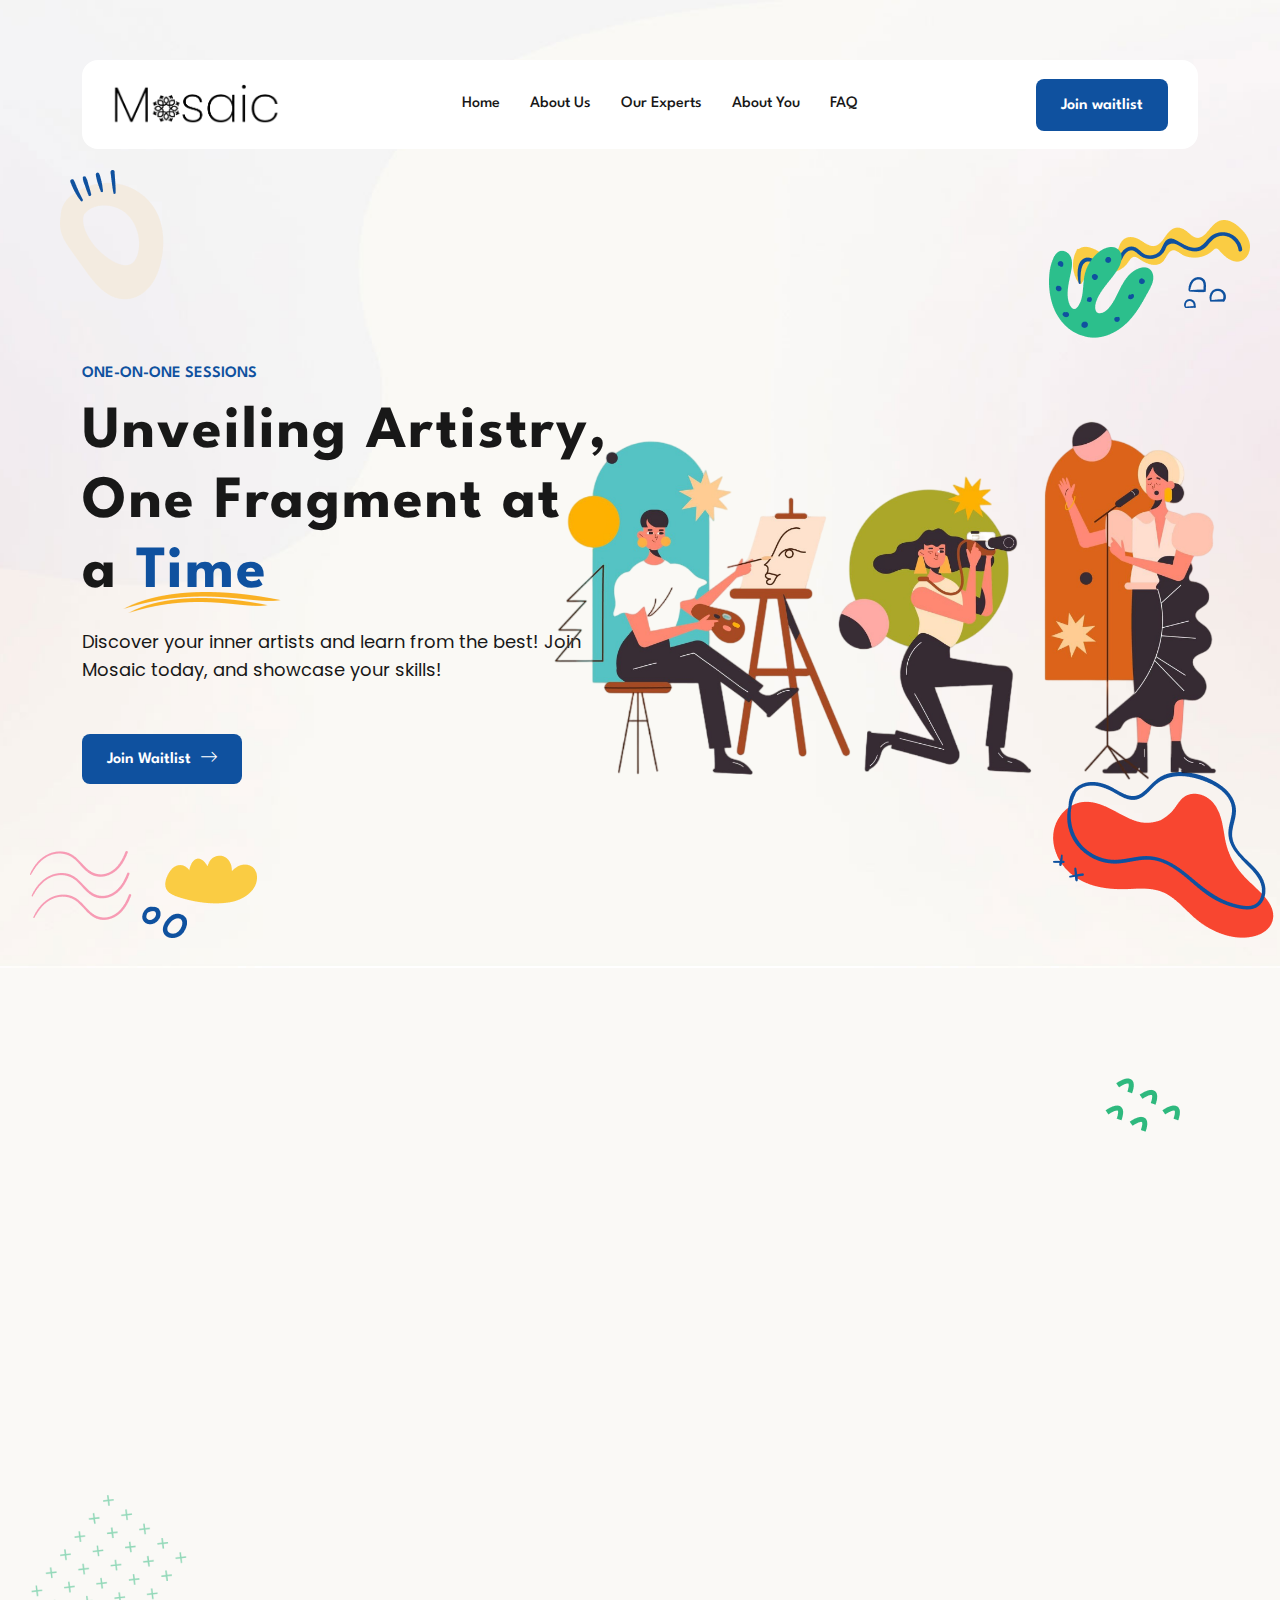
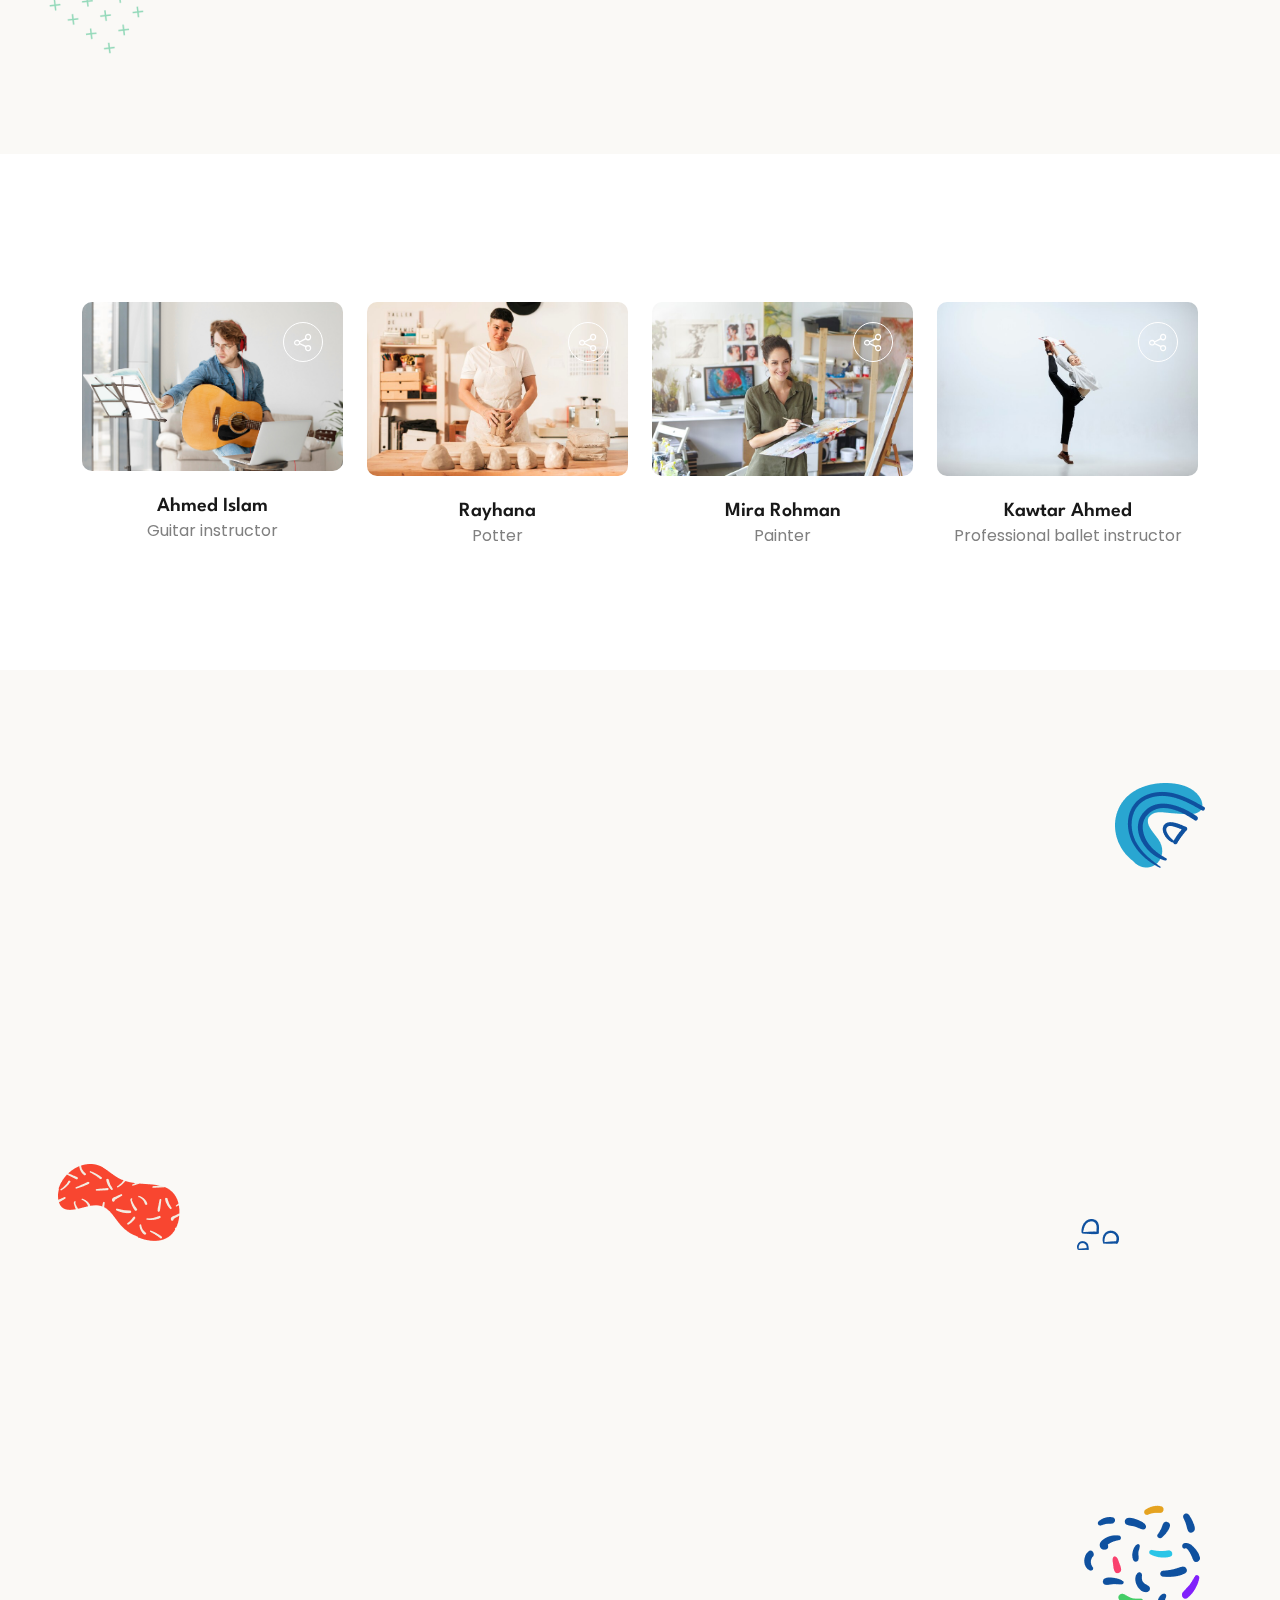
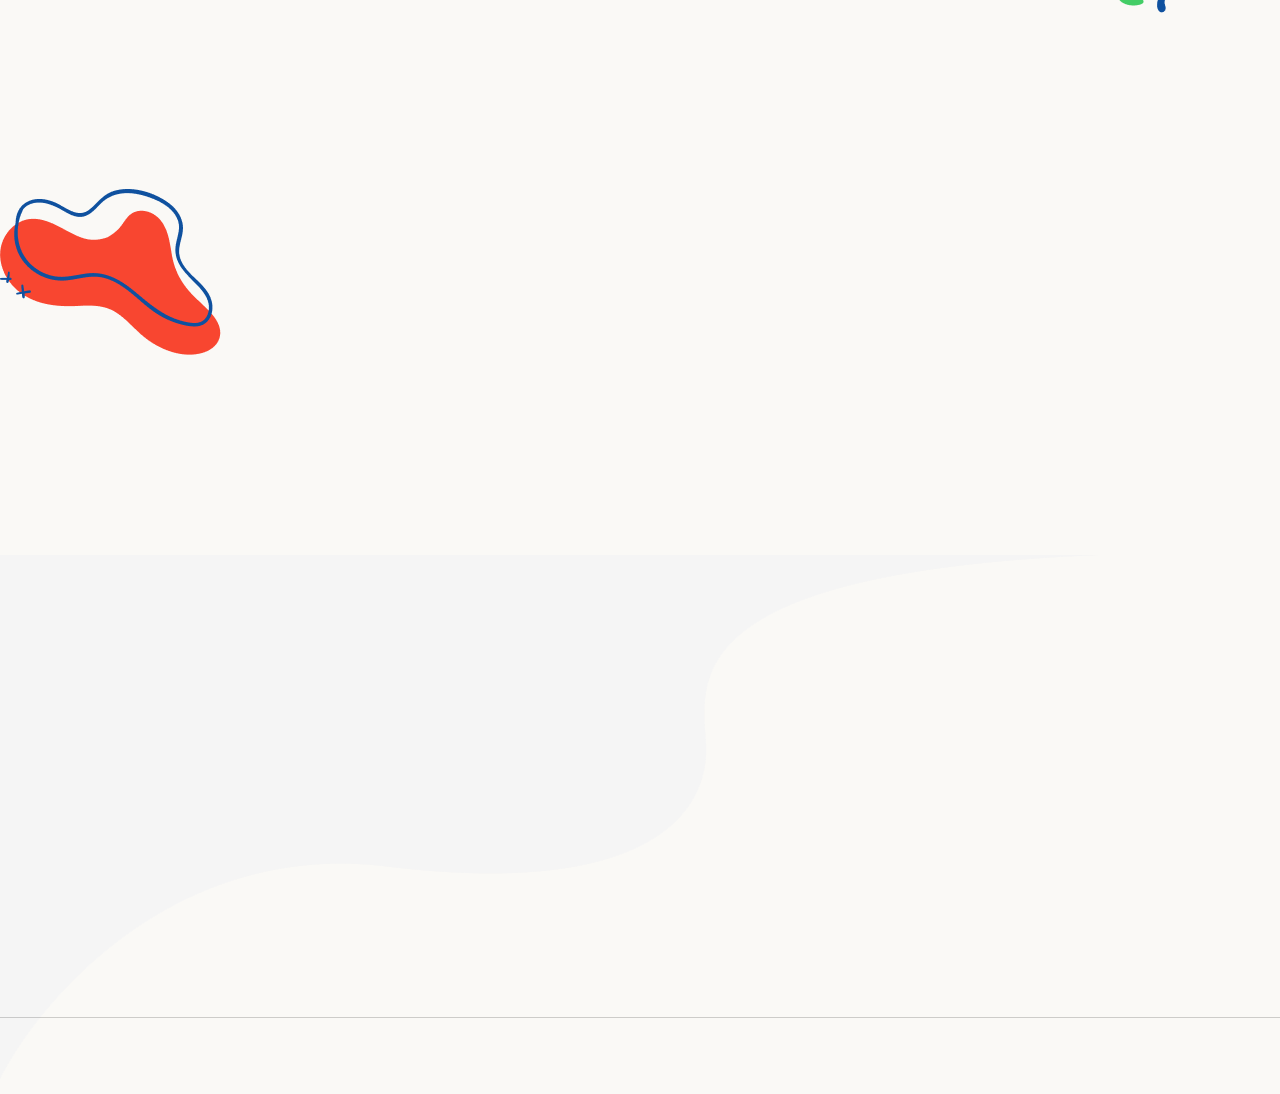
<file: index.html>
<!DOCTYPE html>
<html lang="en">

<head>
    <meta charset="UTF-8">
    <meta http-equiv="X-UA-Compatible" content="IE=edge">
    <meta name="viewport" content="width=device-width, initial-scale=1.0">
    <title>Mosaic</title>
    <!-- Favicon img -->
    <link rel="shortcut icon" href="assets/images/Mosaic_simple_logo.png">
    <!-- Bootstarp min css -->
    <link rel="stylesheet" href="assets/css/bootstrap.min.css">
    <!-- Mean menu css -->
    <link rel="stylesheet" href="assets/css/meanmenu.css">
    <!-- All min css -->
    <link rel="stylesheet" href="assets/css/all.min.css">
    <!-- Swiper bundle min css -->
    <link rel="stylesheet" href="assets/css/swiper-bundle.min.css">
    <!-- Magnigic popup css -->
    <link rel="stylesheet" href="assets/css/magnific-popup.css">
    <!-- Animate css -->
    <link rel="stylesheet" href="assets/css/animate.css">
    <!-- Nice select css -->
    <link rel="stylesheet" href="assets/css/nice-select.css">
    <!-- Style css -->
    <link rel="stylesheet" href="assets/css/style.css">
</head>

<body>

    <!-- Preloader area start -->
    <div id="loading">
        <div id="loading-center">
            <div id="loading-center-absolute">
                <div class="loading-icon text-center d-flex flex-column align-items-center justify-content-center">
                    <img class="loading-logo" src="assets/images/preloader.svg" alt="icon">
                </div>
            </div>
        </div>
    </div>
    <!-- Preloader area end -->

    <!-- Header area start here -->
    <header class="header-area header-two-area">
        <div class="container">
            <div class="header__main header-two__main">
                <a href="#Home" class="logo">
                    <img src="assets/images/logo/Mosaic_logo_final_cropped-Photoroom.png" alt="logo">
                </a>
                <div class="main-menu">
                    <nav>
                        <ul>
                            <li>
                                <a href="#Home">Home <i class="index-6.html"></i></a>
                            </li>
                            <li>
                                <a href="#About us">About Us <i class="about.html"></i></a>
                            </li>
                            <li>
                                <a href="#Our experts">Our Experts <i class="blog.html"></i></a>
                            </li>
                            <li>
                                <a href="#About you">About You <i class="course.html"></i></a>
                            </li>
                            <li>
                                <a href="#Faq">FAQ <i class="pages.html"></i></a>
                            </li>
                        </ul>
                    </nav>
                </div>
                <div class="header-two__info">
                    <div class="menu-btns d-none d-lg-flex">
                        <a class="active" href="https://forms.gle/r3KcNPbifSgkFqpY6">Join waitlist</a>
                    </div>
                </div>
            </div>
        </div>
    </header>
    <!-- Header area end here -->

    <main>

        <!-- Banner area start here -->
        <section id="Home" class="banner-six-area bg-image paralax__animation"
            data-background="assets/images/bg/banner-six-bg.jpg">
            <div class="banner-six__shape1" data-depth="0.03">
                <img class="animation__sunMove" src="assets/images/shape/banner-six-shape1.png" alt="image">
            </div>
            <div class="banner-six__shape2" data-depth="0.03">
                <img class="animation__arryLeftRight" src="assets/images/shape/banner-six-shape2.png" alt="image">
            </div>
            <div class="banner-six__shape3" data-depth="0.03">
                <img class="animation__arryUpDown" src="assets/images/shape/banner-six-shape3.png" alt="image">
            </div>
            <div class="container">
                <div class="banner-two__content">
                    <h5 class="mb-10 primary-color text-capitalize wow fadeInUp" data-wow-delay="00ms"
                        data-wow-duration="1500ms">ONE-ON-ONE SESSIONS</h5>
                    <h1 class="wow fadeInUp" data-wow-delay="200ms" data-wow-duration="1500ms">Unveiling Artistry, One Fragment at a
                        <span class="primary-color">Time <img src="assets/images/shape/banner-span-shape.png"
                                alt="shape"></span>
                    </h1>
                    <p class="mt-20 wow fadeInUp" data-wow-delay="400ms" data-wow-duration="1500ms">Discover your inner artists and learn from the best!
                        Join Mosaic today, and showcase your skills! 
                    </p>
                    <a href="https://forms.gle/r3KcNPbifSgkFqpY6" class="btn-one mt-50 wow fadeInUp" data-wow-delay="600ms"
                        data-wow-duration="1500ms">Join waitlist<i class="fa-light fa-arrow-right-long"></i></a>
                </div>
            </div>
            <div class="banner-six__image">
                <img class="w-100 animation__arryLeftRight" src="assets/images/banner/modern-people-doing-cultural-activities-Photoroom.png" alt="image">
                <img class="shape2" src="assets/images/shape/banner-six-image-shape2.png" alt="image">
                <img class="shape3" src="assets/images/shape/banner-six-image-shape3.png" alt="image">

            </div>
        </section>
        <!-- Banner area end here -->

        <!-- About us area start here -->
            <section id="About us" class="about-two-area sub-bg-two pt-120 pb-120">
                <div class="about-two__shape-left">
                    <img class="animation__sunMove" src="assets/images/shape/about-two-shape-left.png" alt="shape">
                </div>
                <div class="about-two__shape-right">
                    <img class="slide-up-down" src="assets/images/shape/about-two-shape-right.png" alt="shape">
                </div>
                <div class="container">
                    <div class="row g-4">
                        <div class="col-lg-6 wow fadeInRight" data-wow-delay="200ms" data-wow-duration="1500ms">
                            <div class="about-two__image">
                                <img class="w-100" src="assets/images/about/artist-work-flat-design_52683-20756-Photoroom.png" alt="image">
                                <img class="dots" src="assets/images/shape/about-two-dots.png" alt="shape">
                                <img class="shape" src="assets/images/shape/about-two-shape.png" alt="shape">
                            </div>
                        </div>
                        <div class="col-lg-6">
                            <div class="section-header">
                                <h5 class="wow fadeInUp" data-wow-delay="00ms" data-wow-duration="1500ms">ABOUT US</h5>
                                <h2 class="wow fadeInUp" data-wow-delay="200ms" data-wow-duration="1500ms">Who are
                                    <span>we <img src="assets/images/shape/header-shape.png" alt="shape"></span> ?
                                </h2>
                                <p class="wow fadeInUp" data-wow-delay="400ms" data-wow-duration="1500ms">The first ever simple platform made for artists 
                                    to create a vibrant community where artists can showcase their work, 
                                    connect with enthusiasts, 
                                    and share their skills.</p>
                            </div>
                            <div class="about-two__item mt-30 mb-40">
                                <ul class="wow fadeInDown" data-wow-delay="00ms" data-wow-duration="1500ms">
                                    <li class="mb-4">
                                        <span><svg width="16" height="14" viewBox="0 0 16 14" fill="none"
                                                xmlns="http://www.w3.org/2000/svg">
                                                <path
                                                    d="M7.38446 13.1797C7.34201 13.1797 7.30003 13.171 7.26115 13.1539C7.22227 13.1369 7.18732 13.1121 7.15852 13.0809L1.06661 6.49119C1.026 6.44726 0.999078 6.39244 0.989139 6.33344C0.9792 6.27445 0.986676 6.21384 1.01065 6.15902C1.03463 6.10421 1.07406 6.05758 1.12413 6.02483C1.17419 5.99208 1.23272 5.97464 1.29255 5.97464H4.22486C4.26888 5.97464 4.3124 5.98409 4.35246 6.00234C4.39252 6.0206 4.42821 6.04723 4.4571 6.08045L6.49304 8.42273C6.71307 7.95239 7.13901 7.16925 7.88646 6.21497C8.99144 4.8042 11.0468 2.7294 14.5632 0.85642C14.6312 0.820227 14.7102 0.810833 14.7848 0.830094C14.8593 0.849355 14.924 0.895871 14.9659 0.960456C15.0078 1.02504 15.024 1.103 15.0113 1.17894C14.9985 1.25488 14.9578 1.32328 14.897 1.37064C14.8836 1.38113 13.5278 2.44882 11.9674 4.40448C10.5314 6.20417 8.62239 9.14694 7.68304 12.946C7.66654 13.0128 7.62816 13.0721 7.57402 13.1144C7.51989 13.1568 7.45312 13.1799 7.38436 13.1799L7.38446 13.1797Z"
                                                    fill="#181818" />
                                            </svg>
                                        </span>
                                        <h4 class="fs-18">Portfolio Gallery</h4>
                                    </li>
                                    <li>
                                        <span><svg width="16" height="14" viewBox="0 0 16 14" fill="none"
                                                xmlns="http://www.w3.org/2000/svg">
                                                <path
                                                    d="M7.38446 13.1797C7.34201 13.1797 7.30003 13.171 7.26115 13.1539C7.22227 13.1369 7.18732 13.1121 7.15852 13.0809L1.06661 6.49119C1.026 6.44726 0.999078 6.39244 0.989139 6.33344C0.9792 6.27445 0.986676 6.21384 1.01065 6.15902C1.03463 6.10421 1.07406 6.05758 1.12413 6.02483C1.17419 5.99208 1.23272 5.97464 1.29255 5.97464H4.22486C4.26888 5.97464 4.3124 5.98409 4.35246 6.00234C4.39252 6.0206 4.42821 6.04723 4.4571 6.08045L6.49304 8.42273C6.71307 7.95239 7.13901 7.16925 7.88646 6.21497C8.99144 4.8042 11.0468 2.7294 14.5632 0.85642C14.6312 0.820227 14.7102 0.810833 14.7848 0.830094C14.8593 0.849355 14.924 0.895871 14.9659 0.960456C15.0078 1.02504 15.024 1.103 15.0113 1.17894C14.9985 1.25488 14.9578 1.32328 14.897 1.37064C14.8836 1.38113 13.5278 2.44882 11.9674 4.40448C10.5314 6.20417 8.62239 9.14694 7.68304 12.946C7.66654 13.0128 7.62816 13.0721 7.57402 13.1144C7.51989 13.1568 7.45312 13.1799 7.38436 13.1799L7.38446 13.1797Z"
                                                    fill="#181818" />
                                            </svg>
                                        </span>
                                        <h4 class="fs-18">Community forums</h4>
                                    </li>
                                </ul>
                                <ul class="wow fadeInDown" data-wow-delay="200ms" data-wow-duration="1500ms">
                                    <li class="mb-4">
                                        <span><svg width="16" height="14" viewBox="0 0 16 14" fill="none"
                                                xmlns="http://www.w3.org/2000/svg">
                                                <path
                                                    d="M7.38446 13.1797C7.34201 13.1797 7.30003 13.171 7.26115 13.1539C7.22227 13.1369 7.18732 13.1121 7.15852 13.0809L1.06661 6.49119C1.026 6.44726 0.999078 6.39244 0.989139 6.33344C0.9792 6.27445 0.986676 6.21384 1.01065 6.15902C1.03463 6.10421 1.07406 6.05758 1.12413 6.02483C1.17419 5.99208 1.23272 5.97464 1.29255 5.97464H4.22486C4.26888 5.97464 4.3124 5.98409 4.35246 6.00234C4.39252 6.0206 4.42821 6.04723 4.4571 6.08045L6.49304 8.42273C6.71307 7.95239 7.13901 7.16925 7.88646 6.21497C8.99144 4.8042 11.0468 2.7294 14.5632 0.85642C14.6312 0.820227 14.7102 0.810833 14.7848 0.830094C14.8593 0.849355 14.924 0.895871 14.9659 0.960456C15.0078 1.02504 15.024 1.103 15.0113 1.17894C14.9985 1.25488 14.9578 1.32328 14.897 1.37064C14.8836 1.38113 13.5278 2.44882 11.9674 4.40448C10.5314 6.20417 8.62239 9.14694 7.68304 12.946C7.66654 13.0128 7.62816 13.0721 7.57402 13.1144C7.51989 13.1568 7.45312 13.1799 7.38436 13.1799L7.38446 13.1797Z"
                                                    fill="#181818" />
                                            </svg>
                                        </span>
                                        <h4 class="fs-18">Analytics Dashboard</h4>
                                    </li>
                                    <li>
                                        <span><svg width="16" height="14" viewBox="0 0 16 14" fill="none"
                                                xmlns="http://www.w3.org/2000/svg">
                                                <path
                                                    d="M7.38446 13.1797C7.34201 13.1797 7.30003 13.171 7.26115 13.1539C7.22227 13.1369 7.18732 13.1121 7.15852 13.0809L1.06661 6.49119C1.026 6.44726 0.999078 6.39244 0.989139 6.33344C0.9792 6.27445 0.986676 6.21384 1.01065 6.15902C1.03463 6.10421 1.07406 6.05758 1.12413 6.02483C1.17419 5.99208 1.23272 5.97464 1.29255 5.97464H4.22486C4.26888 5.97464 4.3124 5.98409 4.35246 6.00234C4.39252 6.0206 4.42821 6.04723 4.4571 6.08045L6.49304 8.42273C6.71307 7.95239 7.13901 7.16925 7.88646 6.21497C8.99144 4.8042 11.0468 2.7294 14.5632 0.85642C14.6312 0.820227 14.7102 0.810833 14.7848 0.830094C14.8593 0.849355 14.924 0.895871 14.9659 0.960456C15.0078 1.02504 15.024 1.103 15.0113 1.17894C14.9985 1.25488 14.9578 1.32328 14.897 1.37064C14.8836 1.38113 13.5278 2.44882 11.9674 4.40448C10.5314 6.20417 8.62239 9.14694 7.68304 12.946C7.66654 13.0128 7.62816 13.0721 7.57402 13.1144C7.51989 13.1568 7.45312 13.1799 7.38436 13.1799L7.38446 13.1797Z"
                                                    fill="#181818" />
                                            </svg>
                                        </span>
                                        <h4 class="fs-18">Review and rating system</h4>
                                    </li>
                                 </ul>
                            </div>
                            <a href="https://forms.gle/r3KcNPbifSgkFqpY6" class="btn-one wow fadeInDown" data-wow-delay="400ms"
                                data-wow-duration="1500ms">Join waitlist<i class="fa-light fa-arrow-right-long"></i></a>
                        </div>
                    </div>
                </div>
            </section>
        <!-- About us area end here -->


        <!-- Team area start here -->
        <section id="Our experts" class="team-two-area pb-120">
            <div class="container">
                <div class="d-flex align-items-center justify-content-between gap-4 flex-wrap mb-60">
                    <div class="section-header">
                        <h5 class="wow fadeInUp" data-wow-delay="00ms" data-wow-duration="1500ms">OUR INSTRUCTORS</h5>
                        <h2 class="wow fadeInUp" data-wow-delay="200ms" data-wow-duration="1500ms">Our <span>Expert <img
                                    src="assets/images/shape/header-shape.png" alt="shape"> Instructors
                            </span>
                        </h2>
                    </div>
                    <div class="d-flex align-items-center gap-3 wow fadeInUp" data-wow-delay="400ms"
                        data-wow-duration="1500ms">
                        <button class="arry-prev team-two__arry-prev"><i
                                class="fa-light fa-arrow-left-long"></i></button>
                        <button class="arry-next team-two__arry-next active"><i
                                class="fa-light fa-arrow-right-long"></i></button>
                    </div>
                </div>
                <div class="swiper team-two__slider">
                    <div class="swiper-wrapper">
                        <div class="swiper-slide">
                            <div class="team-two__item">
                                <div class="team-two__image image">
                                    <img src="assets/images/team/student-playing-guitar-wearing-headphones-medium-shot.jpg" alt="image">
                                    <div class="team-two__share">
                                        <a class="share-icon" href="#0"><i class="fa-light fa-share-nodes"></i></a>
                                        <ul>
                                            <li>
                                                <a href="#0"><i class="fa-brands fa-facebook-f"></i></a>
                                            </li>
                                            <li>
                                                <a href="#0"><i class="fa-brands fa-instagram"></i></a>
                                            </li>
                                            <li>
                                                <a href="#0"><i class="fa-brands fa-linkedin-in"></i></a>
                                            </li>
                                        </ul>
                                    </div>
                                </div>
                                <h4 class="mt-4"><a href="team-details.html" class="primary-hover">Ahmed Islam</a>
                                </h4>
                                <span>Guitar instructor</span>
                            </div>
                        </div>
                        <div class="swiper-slide">
                            <div class="team-two__item">
                                <div class="team-two__image image">
                                    <img src="assets/images/team/portrait-smiling-woman-with-kneaded-clay-workshop_23-2148154757.jpg" alt="image">
                                    <div class="team-two__share">
                                        <a class="share-icon" href="#0"><i class="fa-light fa-share-nodes"></i></a>
                                        <ul>
                                            <li>
                                                <a href="#0"><i class="fa-brands fa-facebook-f"></i></a>
                                            </li>
                                            <li>
                                                <a href="#0"><i class="fa-brands fa-instagram"></i></a>
                                            </li>
                                            <li>
                                                <a href="#0"><i class="fa-brands fa-linkedin-in"></i></a>
                                            </li>
                                        </ul>
                                    </div>
                                </div>
                                <h4 class="mt-4"><a href="team-details.html" class="primary-hover">Rayhana</a></h4>
                                <span>Potter</span>
                            </div>
                        </div>
                        <div class="swiper-slide">
                            <div class="team-two__item">
                                <div class="team-two__image image">
                                    <img src="assets/images/team/picture-cheerful-successful-young-female-artist-holding-palette-brush-finishing-work-large-painting-people-job_273609-364.jpg" alt="image">
                                    <div class="team-two__share">
                                        <a class="share-icon" href="#0"><i class="fa-light fa-share-nodes"></i></a>
                                        <ul>
                                            <li>
                                                <a href="#0"><i class="fa-brands fa-facebook-f"></i></a>
                                            </li>
                                            <li>
                                                <a href="#0"><i class="fa-brands fa-instagram"></i></a>
                                            </li>
                                            <li>
                                                <a href="#0"><i class="fa-brands fa-linkedin-in"></i></a>
                                            </li>
                                        </ul>
                                    </div>
                                </div>
                                <h4 class="mt-4"><a href="team-details.html" class="primary-hover">Mira Rohman</a>
                                </h4>
                                <span>Painter</span>
                            </div>
                        </div>
                        <div class="swiper-slide">
                            <div class="team-two__item">
                                <div class="team-two__image image">
                                    <img src="assets/images/team/best-result-can-inspirate-happy-woman-working-office-jumping-dancing-casual-clothes-suit-isolated-white-studio-background-business-start-up-working-open-space-concept_155003-34501.jpg" alt="image">
                                    <div class="team-two__share">
                                        <a class="share-icon" href="#0"><i class="fa-light fa-share-nodes"></i></a>
                                        <ul>
                                            <li>
                                                <a href="#0"><i class="fa-brands fa-facebook-f"></i></a>
                                            </li>
                                            <li>
                                                <a href="#0"><i class="fa-brands fa-instagram"></i></a>
                                            </li>
                                            <li>
                                                <a href="#0"><i class="fa-brands fa-linkedin-in"></i></a>
                                            </li>
                                        </ul>
                                    </div>
                                </div>
                                <h4 class="mt-4"><a href="team-details.html" class="primary-hover">Kawtar Ahmed</a></h4>
                                <span>Professional ballet instructor</span>
                            </div>
                        </div>
                    </div>
                </div>
            </div>
        </section>
        <!-- Team area end here -->

        <!-- About you area start here -->
            <section id="About you" class="about-six-area sub-bg-two pt-120 pb-120">
                <div class="about-six__shape1">
                    <img class="pxl__zigzag" src="assets/images/shape/about-six-shape1.png" alt="shape">
                </div>
                <div class="about-six__shape2">
                    <img class="animation__sunMove" src="assets/images/shape/about-six-shape2.png" alt="shape">
                </div>
                <div class="about-six__shape3">
                    <img class="slide-up-down" src="assets/images/shape/about-six-shape3.png" alt="shape">
                </div>
                <div class="container">
                    <div class="row g-4">
                        <div class="col-xl-5 wow fadeInRight" data-wow-delay="200ms" data-wow-duration="1500ms">
                            <div class="image">
                                <img src="assets/images/about/flat-artists-work-collection.png" alt="image">
                            </div>
                        </div>
                        <div class="col-xl-7">
                            <div class="about__right-wrp">
                                <div class="section-header">
                                    <h5 class="wow fadeInUp" data-wow-delay="00ms" data-wow-duration="1500ms">ABOUT YOU</h5>
                                    <h2 class="wow fadeInUp" data-wow-delay="200ms" data-wow-duration="1500ms">Now's
                                        <span>Your <img src="assets/images/shape/header-shape.png" alt="shape"></span> Turn!
                                    </h2>
                                    <p class="wow fadeInUp" data-wow-delay="00ms" data-wow-duration="1500ms">Whether you're an Artist or an Art enthousiast, Mosaic is the right choice.
                                        Join our waitlist and be the first to enjoy the experience.<br> <br></p>
                                    <h4 class="wow fadeInUp" data-wow-delay="00ms" data-wow-duration="1500ms">Join us to offer or benefit from:</h4>
                                </div>
                                <div class="about__right-part mt-30 wow fadeInDown" data-wow-delay="200ms"
                                    data-wow-duration="1500ms">
                                    <div class="about__info">
                                        <div class="icon bg__1">
                                            <img src="assets/images/icon/about-six-icon1.png" alt="icon">
                                        </div>
                                        <div>
                                            <h4>Online Sessions</h4>
                                            <p class="mt-10">Offer personalized sessions</p>
                                        </div>
                                    </div>
                                    <div class="about__info">
                                        <div class="icon bg__2">
                                            <img src="assets/images/icon/about-six-icon2.png" alt="icon">
                                        </div>
                                        <div>
                                            <h4>Offline Sessions</h4>
                                            <p class="mt-10">Highlight your in-person workshops</p>
                                        </div>
                                    </div>
                                </div>
                                <a href="https://forms.gle/r3KcNPbifSgkFqpY6" class="btn-one mt-50 wow fadeInDown" data-wow-delay="200ms"
                                    data-wow-duration="1500ms">Join waitlist<i class="fa-light fa-arrow-right-long"></i></a>
                            </div>
                        </div>
                    </div>
                </div>
            </section>
        <!-- About you area end here -->

        <!-- Faq area start here -->
        <section id="Faq" class="faq-six-area sub-bg-two pt-120 pb-120">
            <div class="faq-six__shape1">
                <img class="animation__goAll3" src="assets/images/shape/faq-six-shape1.png" alt="shape">
            </div>
            <div class="faq-six__shape2">
                <img class="animation__rotateY" src="assets/images/shape/faq-six-shape2.png" alt="shape">
            </div>
            <div class="container">
                <div class="row g-5">
                    <div class="col-lg-6 order-2 order-lg-1">
                        <div class="section-header mb-40">
                            <h5 class="wow fadeInUp" data-wow-delay="00ms" data-wow-duration="1500ms">FAQ’S</h5>
                            <h2 class="wow fadeInUp" data-wow-delay="200ms" data-wow-duration="1500ms">We Are Here
                                Ensure Best For Your <span>Learning <img
                                        src="assets/images/shape/header-shape.png" alt="shape"></span></h2>
                        </div>
                        <div class="accordion" id="accordionExample">
                            <div class="accordion-item shadow border-none wow fadeInDown" data-wow-delay="00ms"
                                data-wow-duration="1500ms">
                                <h2 class="accordion-header" id="headingTwo">
                                    <button class="accordion-button collapsed" type="button" data-bs-toggle="collapse"
                                        data-bs-target="#collapseTwo" aria-expanded="false" aria-controls="collapseTwo">
                                        Is there a cost to join the platform?
                                    </button>
                                </h2>
                                <div id="collapseTwo" class="accordion-collapse collapse" aria-labelledby="headingTwo"
                                    data-bs-parent="#accordionExample">
                                    <div class="accordion-body">
                                        <p>Browsing the platform and creating your ideal portfolio is free.
                                            We charge a commission fee on bookings and offer premium features for enhanced visibility 
                                            and promotional tools through a subscription fee.
                                        </p>
                                    </div>
                                </div>
                            </div>
                            <div class="accordion-item shadow border-none wow fadeInDown" data-wow-delay="200ms"
                                data-wow-duration="1500ms">
                                <h2 class="accordion-header" id="headingOne">
                                    <button class="accordion-button" type="button" data-bs-toggle="collapse"
                                        data-bs-target="#collapseOne" aria-expanded="true" aria-controls="collapseOne">
                                        Are there any tools to help me track my performance?
                                    </button>
                                </h2>
                                <div id="collapseOne" class="accordion-collapse collapse show"
                                    aria-labelledby="headingOne" data-bs-parent="#accordionExample">
                                    <div class="accordion-body">
                                        <p>Yes, our platform includes an analytics dashboard where you can track your profile views, booking statistics, 
                                            and client feedback to help you understand and grow your business.
                                        </p>
                                    </div>
                                </div>
                            </div>
                            <div class="accordion-item shadow border-none wow fadeInDown" data-wow-delay="00ms"
                                data-wow-duration="1500ms">
                                <h2 class="accordion-header" id="headingTwo">
                                    <button class="accordion-button collapsed" type="button" data-bs-toggle="collapse"
                                        data-bs-target="#collapseTwo" aria-expanded="false" aria-controls="collapseTwo">
                                        Can I collaborate with other artists on the platform?
                                    </button>
                                </h2>
                                <div id="collapseTwo" class="accordion-collapse collapse" aria-labelledby="headingTwo"
                                    data-bs-parent="#accordionExample">
                                    <div class="accordion-body">
                                        <p>Yes, our platform facilitates collaboration opportunities with other artists and crafters, 
                                            allowing you to expand your creative horizons and market reach.
                                        </p>
                                    </div>
                                </div>
                            </div>
                        </div>
                    </div>
                    <div class="col-lg-6 order-1 order-lg-2 wow fadeInLeft" data-wow-delay="200ms"
                        data-wow-duration="1500ms">
                        <div class="faq-six__image image">
                            <img src="assets/images/faq/studio-with-props-painting_23-2148885704.jpg" alt="image">
                            <img class="shape animation__floatBob" src="assets/images/shape/faq-six-image-shape.png"
                                alt="shape">
                            <img class="dots animation__floatBob" src="assets/images/shape/faq-six-image-shape-dots.png"
                                alt="shape">
                        </div>
                    </div>
                </div>
            </div>
        </section>
    <!-- Faq area end here -->
    </main>

    <!-- Footer area start here -->
    <footer class="footer-six-area sub-bg-two">
        <div class="footer-six__shape">
            <img src="assets/images/shape/footer-six-shape.png" alt="shape">
        </div>
        <div class="container">
            <div class="footer__wrp pt-100 pb-100">
                <div class="footer__item footer-about wow fadeInUp" data-wow-delay="00ms" data-wow-duration="1500ms">
                    <a href="index.html" class="logo mb-30">
                        <img src="assets/images/logo/Mosaic_logo_final_cropped-Photoroom.png" alt="logo">
                    </a>
                    <p>Unveiling Artistry, One Fragment at a time</p>
                    <ul class="mt-25">
                        <li>
                            <svg class="me-1" width="16" height="20" viewBox="0 0 16 20" fill="none"
                                xmlns="http://www.w3.org/2000/svg">
                                <path
                                    d="M7.99991 0C3.92603 0 0.611816 3.31421 0.611816 7.38809C0.611816 8.72925 1.21329 10.1717 1.2385 10.2325C1.43276 10.6936 1.81608 11.4098 2.09248 11.8296L7.1581 19.505C7.3654 19.8196 7.67222 20 7.99991 20C8.32759 20 8.63442 19.8196 8.84172 19.5054L13.9078 11.8296C14.1846 11.4098 14.5675 10.6936 14.7618 10.2325C14.787 10.1721 15.388 8.72968 15.388 7.38809C15.388 3.31421 12.0738 0 7.99991 0ZM13.9604 9.89526C13.787 10.3086 13.4302 10.9748 13.182 11.3512L8.11594 19.0269C8.01599 19.1786 7.98426 19.1786 7.88431 19.0269L2.81825 11.3512C2.5701 10.9748 2.21329 10.3081 2.03989 9.89483C2.0325 9.87701 1.481 8.54933 1.481 7.38809C1.481 3.79357 4.40538 0.869187 7.99991 0.869187C11.5944 0.869187 14.5188 3.79357 14.5188 7.38809C14.5188 8.55106 13.966 9.88223 13.9604 9.89526Z"
                                    fill="#2EB97E" />
                                <path
                                    d="M7.99972 3.47754C5.84283 3.47754 4.08838 5.23243 4.08838 7.38888C4.08838 9.54534 5.84283 11.3002 7.99972 11.3002C10.1566 11.3002 11.9111 9.54534 11.9111 7.38888C11.9111 5.23243 10.1566 3.47754 7.99972 3.47754ZM7.99972 10.431C6.32262 10.431 4.95757 9.06641 4.95757 7.38888C4.95757 5.71135 6.32262 4.34673 7.99972 4.34673C9.67682 4.34673 11.0419 5.71135 11.0419 7.38888C11.0419 9.06641 9.67682 10.431 7.99972 10.431Z"
                                    fill="#2EB97E" />
                            </svg>
                            <a href="https://www.bing.com/maps?q=Casablanca+Morocco&FORM=HDRSC6&cp=33.565399%7E-7.612589&lvl=12.8" class="p-0">Casablanca, Morocco</a>
                        </li>
                        <li>
                            <svg width="20" height="20" viewBox="0 0 20 20" fill="none"
                                xmlns="http://www.w3.org/2000/svg">
                                <path
                                    d="M18.7719 14.1213C18.7388 14.0938 14.9913 11.4275 13.9794 11.5906C13.4913 11.6769 13.2125 12.01 12.6531 12.6762C12.4985 12.8617 12.3403 13.0443 12.1788 13.2238C11.8252 13.1086 11.4804 12.9682 11.1469 12.8038C9.42533 11.9656 8.03437 10.5747 7.19625 8.85312C7.03179 8.51964 6.89143 8.1748 6.77625 7.82125C6.96 7.65312 7.2175 7.43625 7.3275 7.34375C7.99062 6.7875 8.32312 6.50812 8.40938 6.01937C8.58625 5.0075 5.90625 1.26125 5.87875 1.2275C5.7567 1.05441 5.59775 0.910578 5.41336 0.806386C5.22897 0.702193 5.02374 0.640241 4.8125 0.625C3.72625 0.625 0.625 4.6475 0.625 5.32562C0.625 5.365 0.681875 9.3675 5.6175 14.3881C10.6325 19.3181 14.635 19.375 14.6744 19.375C15.3519 19.375 19.375 16.2737 19.375 15.1875C19.3596 14.9762 19.2975 14.771 19.1932 14.5866C19.0889 14.4022 18.945 14.2433 18.7719 14.1213ZM14.605 18.1213C14.0625 18.075 10.7 17.6319 6.5 13.5063C2.35437 9.28563 1.9225 5.9175 1.87937 5.39563C2.69861 4.10978 3.68799 2.94064 4.82062 1.92C4.84562 1.945 4.87875 1.9825 4.92125 2.03125C5.78989 3.21702 6.53817 4.48642 7.155 5.82062C6.95441 6.02242 6.7424 6.21253 6.52 6.39C6.17512 6.65278 5.85843 6.95063 5.575 7.27875C5.52704 7.34604 5.4929 7.42217 5.47456 7.50274C5.45621 7.5833 5.45403 7.66671 5.46812 7.74813C5.60039 8.32108 5.80297 8.87549 6.07125 9.39875C7.03243 11.3725 8.62735 12.9672 10.6012 13.9281C11.1244 14.1968 11.6788 14.3996 12.2519 14.5319C12.3333 14.5463 12.4168 14.5443 12.4974 14.5259C12.578 14.5075 12.6541 14.4732 12.7213 14.425C13.0505 14.1404 13.3494 13.8225 13.6131 13.4762C13.8094 13.2425 14.0712 12.9306 14.1706 12.8425C15.5082 13.4587 16.7805 14.2079 17.9681 15.0787C18.02 15.1225 18.0569 15.1562 18.0812 15.1781C17.0606 16.3111 15.8912 17.3007 14.605 18.12V18.1213ZM14.375 9.375H15.625C15.6235 8.04937 15.0962 6.77847 14.1589 5.84111C13.2215 4.90375 11.9506 4.37649 10.625 4.375V5.625C11.6193 5.62599 12.5725 6.0214 13.2756 6.72445C13.9786 7.42749 14.374 8.38074 14.375 9.375Z"
                                    fill="#2EB97E" />
                            </svg>
                            <a href="tel:+2086660112" class="p-0">+212637379324</a>
                        </li>
                    </ul>
                </div>
                <div class="footer__item item-sm wow fadeInUp" data-wow-delay="200ms" data-wow-duration="1500ms">
                    <h3 class="footer-title">Quick Link</h3>
                    <ul>
                        <li><a href="#Home"><i class="fa-regular fa-angles-right me-1"></i>Home</a>
                        </li>
                        <li><a href="#About us"><i class="fa-regular fa-angles-right me-1"></i>About Mosaic</a>
                        </li>
                        <li><a href="#Our experts"><i class="fa-regular fa-angles-right me-1"></i> Our Experts </a>
                        </li>
                        <li><a href="#About you"><i class="fa-regular fa-angles-right me-1"></i> About You</a>
                        </li>
                        <li><a href="#Faq"><i class="fa-regular fa-angles-right me-1"></i> FAQ's</a>
                        </li>
                    </ul>
                </div>
                
                <div class="footer__item newsletter-six wow fadeInUp" data-wow-delay="600ms" data-wow-duration="1500ms">
                    <h3 class="footer-title">Join the Waitlist</h3>
                    <p class="mb-20">Get Notified once the Platform is ready </p>
                        <a href="https://forms.gle/r3KcNPbifSgkFqpY6" class="btn-one mt-50 wow fadeInDown" data-wow-delay="200ms"
                                    data-wow-duration="1500ms">Join waitlist<i class="fa-light fa-arrow-right-long"></i></a>
                </div>
            </div>
        </div>
        <div class="footer__copyright">
            <div class="container">
                <div
                    class="d-flex gap-1 flex-wrap align-items-center justify-content-md-between justify-content-center">
                    <p class="wow fadeInDown" data-wow-delay="00ms" data-wow-duration="1500ms">&copy; All Copyright 2024
                        by <a href="#Home" class="primary-color">Mosaic</a></p>
                    <div class="social-icons wow fadeInDown" data-wow-delay="200ms" data-wow-duration="1500ms">
                        <a href="#0"><i class="fa-brands fa-facebook-f"></i></a>
                        <a href="#0"><i class="fa-brands fa-twitter"></i></a>
                        <a href="#0"><i class="fa-brands fa-linkedin-in"></i></a>
                        <a href="#0"><i class="fa-brands fa-youtube"></i></a>
                    </div>
                    <ul class="d-flex footer-six__info align-items-center gap-2 wow fadeInDown" data-wow-delay="400ms"
                        data-wow-duration="1500ms">
                        <li><a href="#0">Privacy Policy</a></li>
                        <li><span class="info-line"></span></li>
                        <li><a href="#0">Terms & Condition</a></li>
                    </ul>
                </div>
            </div>
        </div>
    </footer>
    <!-- Footer area end here -->

    <!-- Back to top area start here -->
    <div class="scroll-up">
        <svg class="scroll-circle svg-content" width="100%" height="100%" viewBox="-1 -1 102 102">
            <path d="M50,1 a49,49 0 0,1 0,98 a49,49 0 0,1 0,-98" />
        </svg>
    </div>
    <!-- Back to top area end here -->

    <!-- Jquery 3. 7. 1 Min Js -->
    <script src="assets/js/jquery-3.7.1.min.js"></script>
    <!-- Bootstrap min Js -->
    <script src="assets/js/bootstrap.min.js"></script>
    <!-- Mean menu Js -->
    <script src="assets/js/meanmenu.js"></script>
    <!-- Swiper bundle min Js -->
    <script src="assets/js/swiper-bundle.min.js"></script>
    <!-- Counterup min Js -->
    <script src="assets/js/jquery.counterup.min.js"></script>
    <!-- Wow min Js -->
    <script src="assets/js/wow.min.js"></script>
    <!-- Magnific popup min Js -->
    <script src="assets/js/magnific-popup.min.js"></script>
    <!-- Nice select min Js -->
    <script src="assets/js/nice-select.min.js"></script>
    <!-- Parallax Js -->
    <script src="assets/js/parallax.js"></script>
    <!-- Waypoints Js -->
    <script src="assets/js/jquery.waypoints.js"></script>
    <!-- Script Js -->
    <script src="assets/js/script.js"></script>
</body>

</html>
</file>
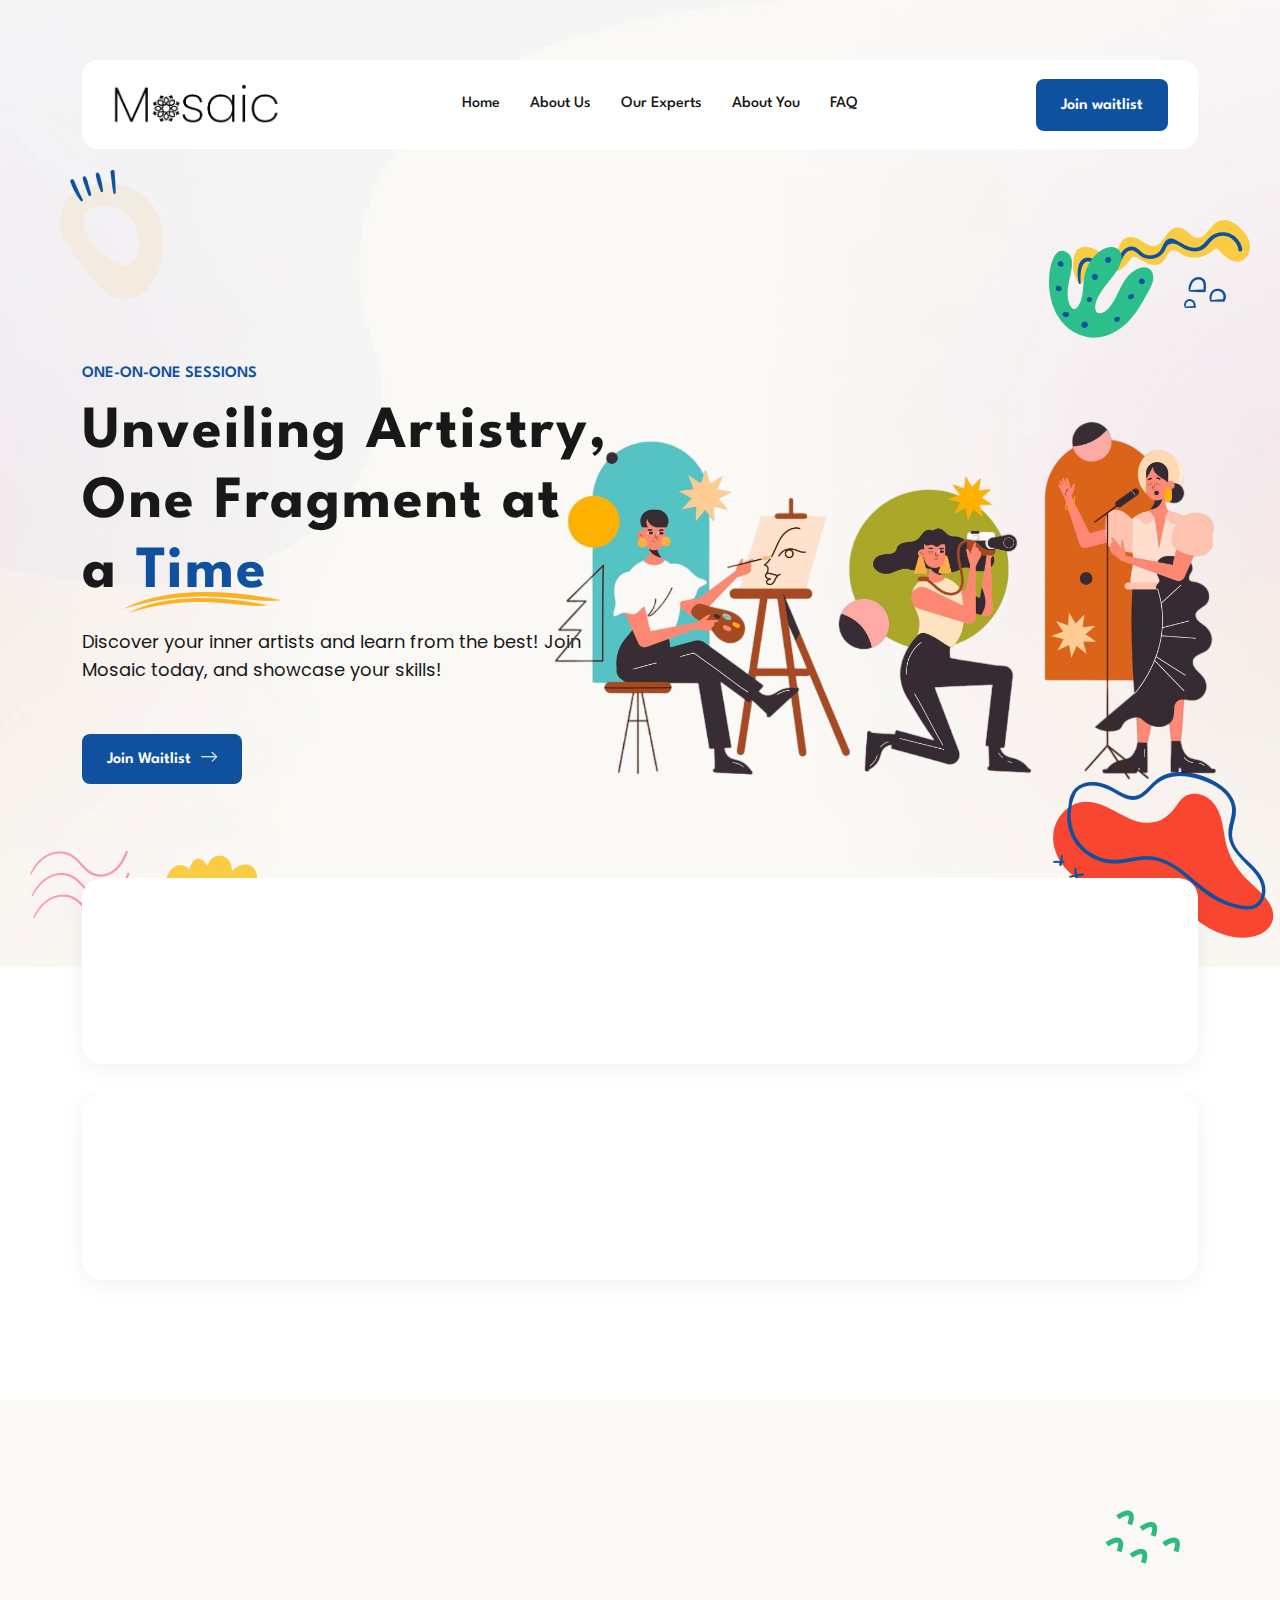
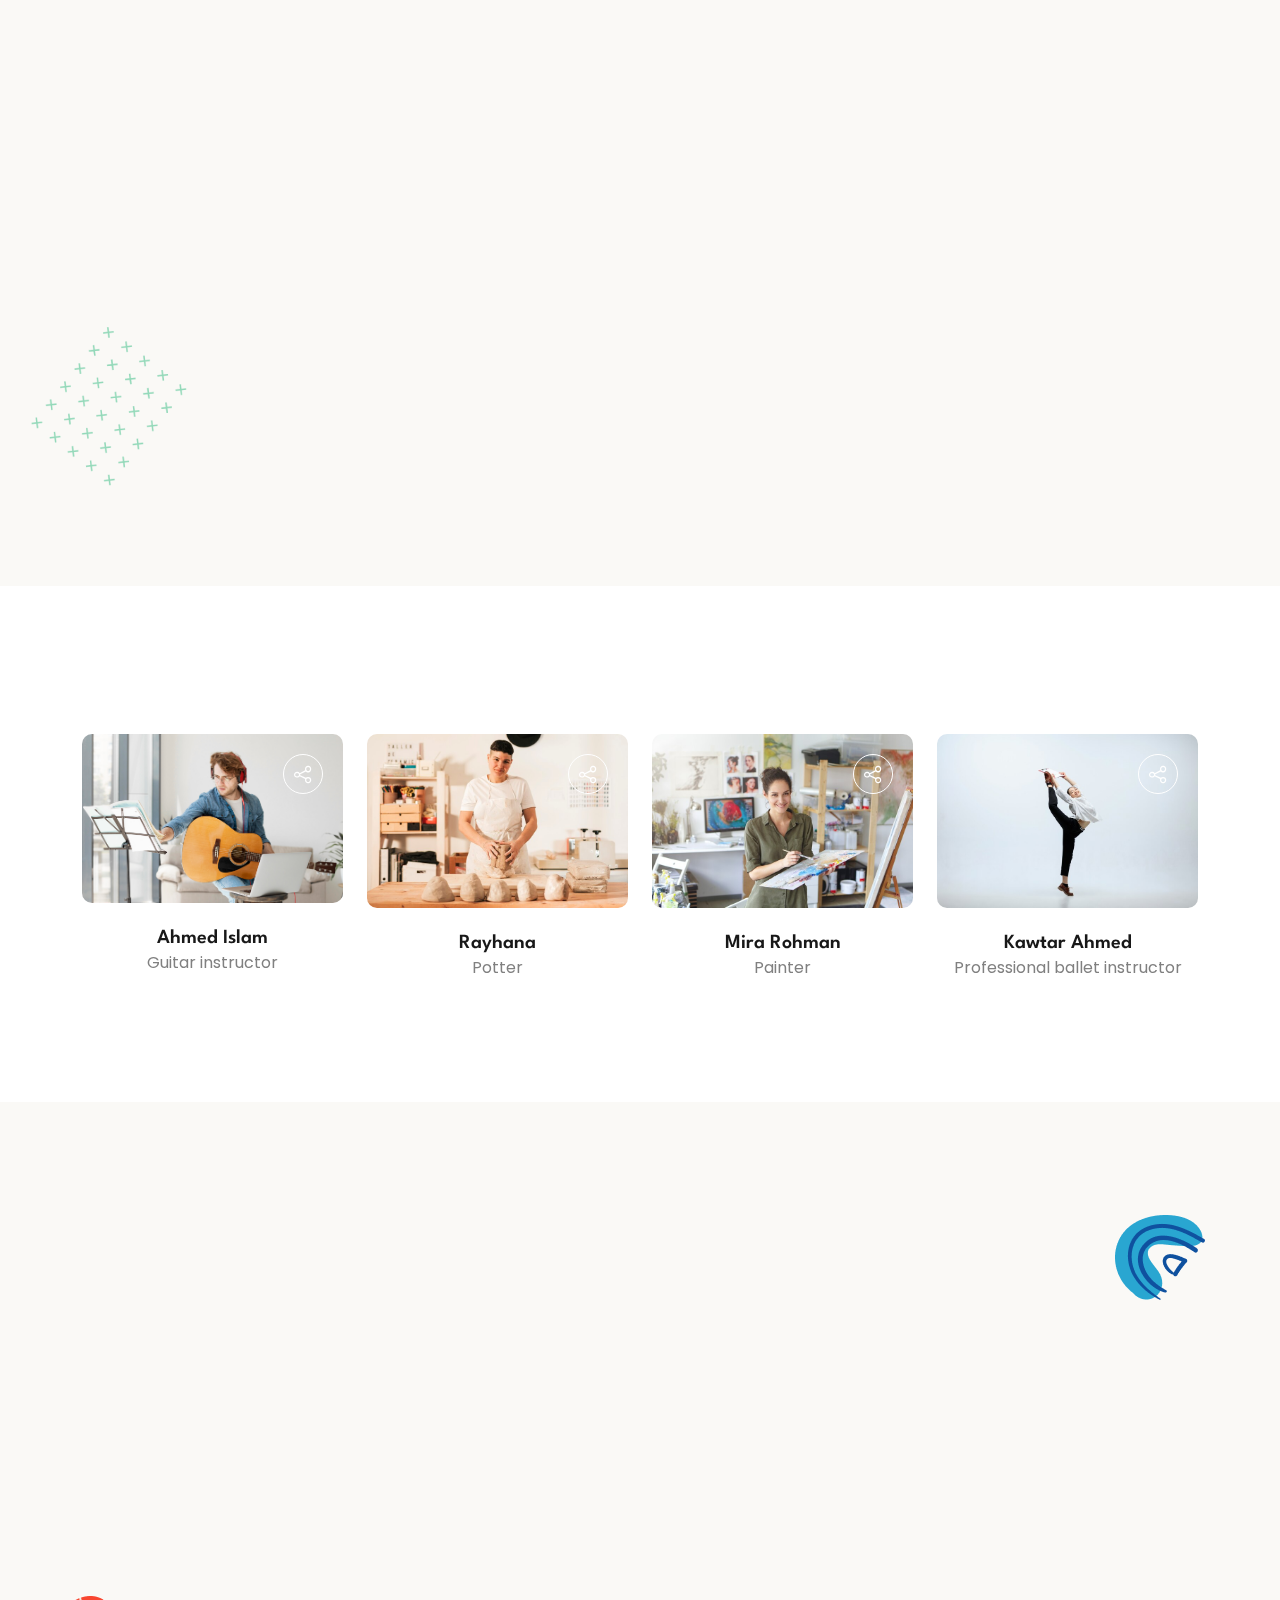
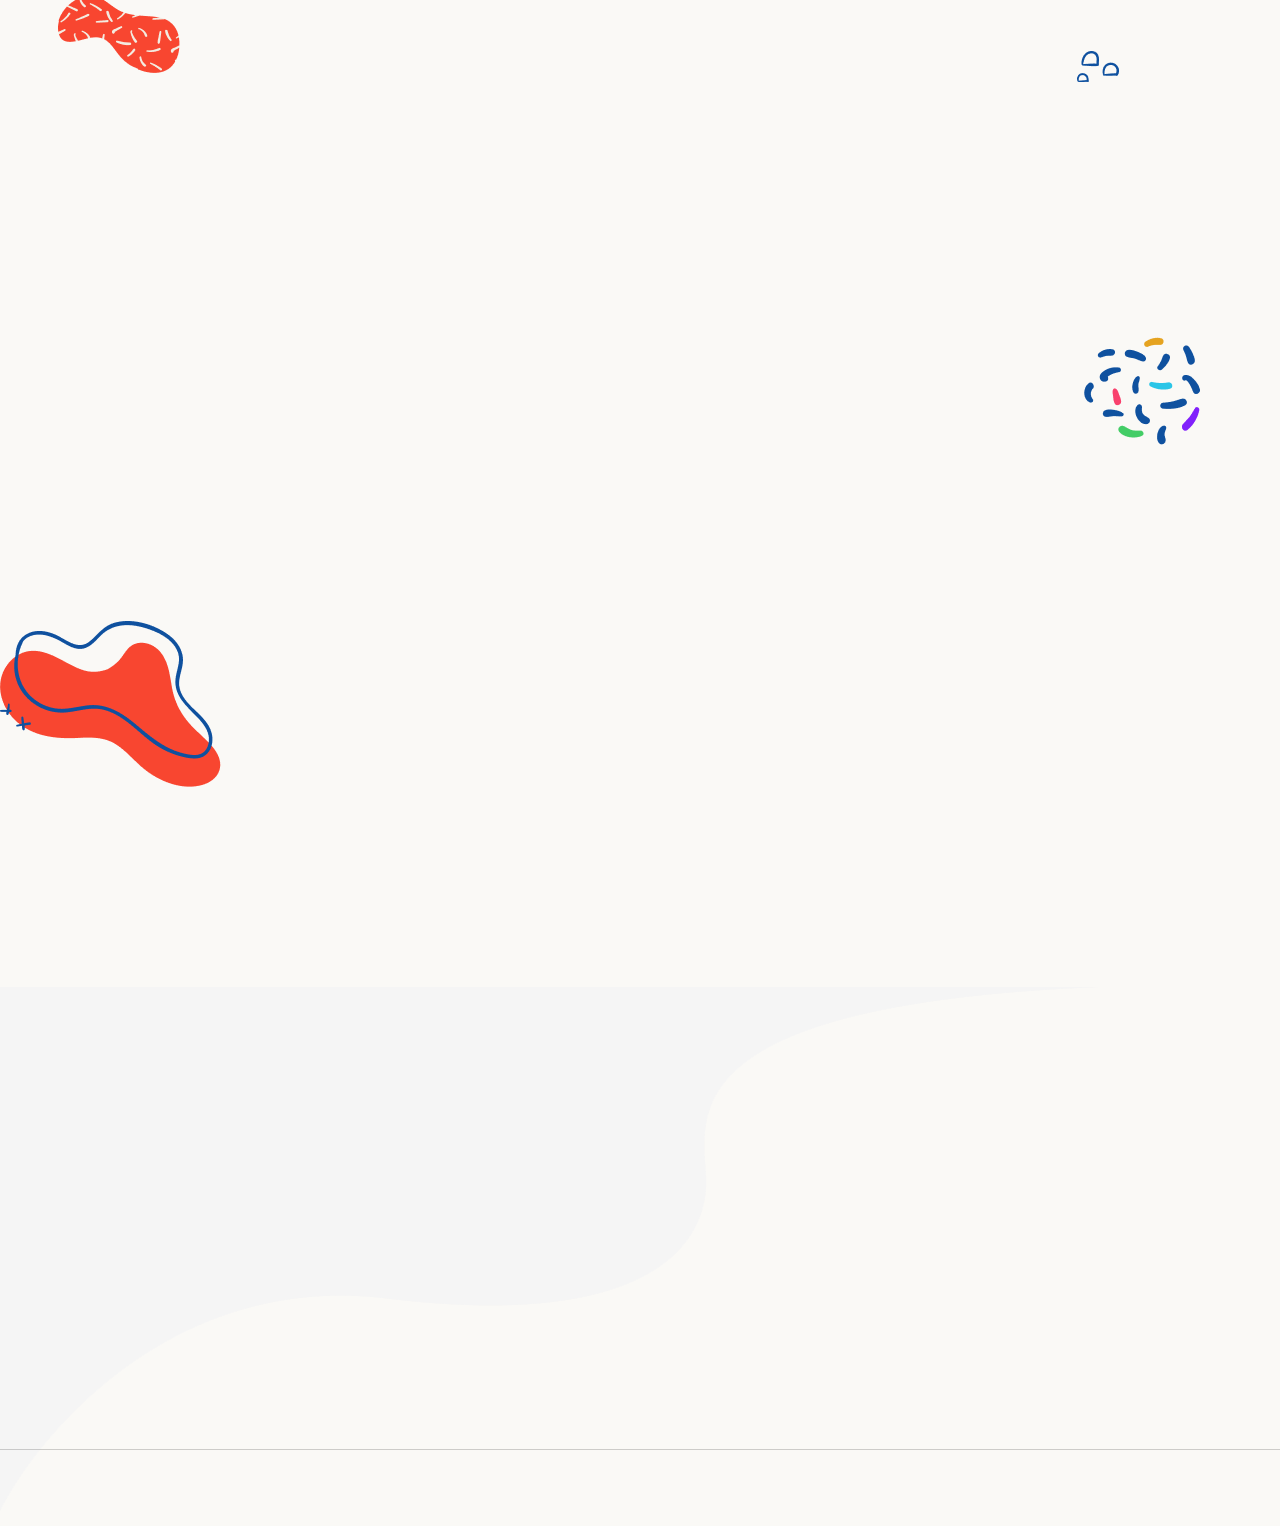
<file: index-6.html>
<!DOCTYPE html>
<html lang="en">

<head>
    <meta charset="UTF-8">
    <meta http-equiv="X-UA-Compatible" content="IE=edge">
    <meta name="viewport" content="width=device-width, initial-scale=1.0">
    <title>Mosaic</title>
    <!-- Favicon img -->
    <link rel="shortcut icon" href="assets/images/Mosaic_simple_logo.png">
    <!-- Bootstarp min css -->
    <link rel="stylesheet" href="assets/css/bootstrap.min.css">
    <!-- Mean menu css -->
    <link rel="stylesheet" href="assets/css/meanmenu.css">
    <!-- All min css -->
    <link rel="stylesheet" href="assets/css/all.min.css">
    <!-- Swiper bundle min css -->
    <link rel="stylesheet" href="assets/css/swiper-bundle.min.css">
    <!-- Magnigic popup css -->
    <link rel="stylesheet" href="assets/css/magnific-popup.css">
    <!-- Animate css -->
    <link rel="stylesheet" href="assets/css/animate.css">
    <!-- Nice select css -->
    <link rel="stylesheet" href="assets/css/nice-select.css">
    <!-- Style css -->
    <link rel="stylesheet" href="assets/css/style.css">
</head>

<body>

    <!-- Preloader area start -->
    <div id="loading">
        <div id="loading-center">
            <div id="loading-center-absolute">
                <div class="loading-icon text-center d-flex flex-column align-items-center justify-content-center">
                    <img class="loading-logo" src="assets/images/preloader.svg" alt="icon">
                </div>
            </div>
        </div>
    </div>
    <!-- Preloader area end -->

    <!-- Header area start here -->
    <header class="header-area header-two-area">
        <div class="container">
            <div class="header__main header-two__main">
                <a href="contact.html" class="logo">
                    <img src="assets/images/logo/Mosaic_logo_final_cropped-Photoroom.png" alt="logo">
                </a>
                <div class="main-menu">
                    <nav>
                        <ul>
                            <li>
                                <a href="#Home">Home <i class="index-6.html"></i></a>
                            </li>
                            <li>
                                <a href="#About us">About Us <i class="about.html"></i></a>
                            </li>
                            <li>
                                <a href="#Our experts">Our Experts <i class="blog.html"></i></a>
                            </li>
                            <li>
                                <a href="#About you">About You <i class="course.html"></i></a>
                            </li>
                            <li>
                                <a href="#Faq">FAQ <i class="pages.html"></i></a>
                            </li>
                        </ul>
                    </nav>
                </div>
                <div class="header-two__info">
                    <div class="menu-btns d-none d-lg-flex">
                        <a class="active" href="https://eisllsl6xvj.typeform.com/to/BSRlPKzu">Join waitlist</a>
                    </div>
                </div>
            </div>
        </div>
    </header>
    <!-- Header area end here -->

    <main>

        <!-- Banner area start here -->
        <section id="Home" class="banner-six-area bg-image paralax__animation"
            data-background="assets/images/bg/banner-six-bg.jpg">
            <div class="banner-six__shape1" data-depth="0.03">
                <img class="animation__sunMove" src="assets/images/shape/banner-six-shape1.png" alt="image">
            </div>
            <div class="banner-six__shape2" data-depth="0.03">
                <img class="animation__arryLeftRight" src="assets/images/shape/banner-six-shape2.png" alt="image">
            </div>
            <div class="banner-six__shape3" data-depth="0.03">
                <img class="animation__arryUpDown" src="assets/images/shape/banner-six-shape3.png" alt="image">
            </div>
            <div class="container">
                <div class="banner-two__content">
                    <h5 class="mb-10 primary-color text-capitalize wow fadeInUp" data-wow-delay="00ms"
                        data-wow-duration="1500ms">ONE-ON-ONE SESSIONS</h5>
                    <h1 class="wow fadeInUp" data-wow-delay="200ms" data-wow-duration="1500ms">Unveiling Artistry, One Fragment at a
                        <span class="primary-color">Time <img src="assets/images/shape/banner-span-shape.png"
                                alt="shape"></span>
                    </h1>
                    <p class="mt-20 wow fadeInUp" data-wow-delay="400ms" data-wow-duration="1500ms">Discover your inner artists and learn from the best!
                        Join Mosaic today, and showcase your skills! 
                    </p>
                    <a href="https://eisllsl6xvj.typeform.com/to/BSRlPKzu" class="btn-one mt-50 wow fadeInUp" data-wow-delay="600ms"
                        data-wow-duration="1500ms">Join waitlist<i class="fa-light fa-arrow-right-long"></i></a>
                </div>
            </div>
            <div class="banner-six__image">
                <img class="w-100 animation__arryLeftRight" src="assets/images/banner/modern-people-doing-cultural-activities-Photoroom.png" alt="image">
                <img class="shape2" src="assets/images/shape/banner-six-image-shape2.png" alt="image">
                <img class="shape3" src="assets/images/shape/banner-six-image-shape3.png" alt="image">

            </div>
        </section>
        <!-- Banner area end here -->

        <!-- Topic area start here -->
        <section id="" class="topic-two-area pb-120">
            <div class="container">
                <div class="topic-two__wrp">
                    <div class="row g-4">
                        <div class="col-xl-3 col-md-6 wow fadeInDown" data-wow-delay="00ms" data-wow-duration="1500ms">
                            <div class="topic__item item-one">
                                <div class="topic__icon">
                                    <svg width="36" height="36" viewBox="0 0 36 36" fill="none"
                                        xmlns="http://www.w3.org/2000/svg">
                                        <g clip-path="url(#clip0_994_499)">
                                            <path
                                                d="M34.9453 0H30.6562C30.0733 0 29.6016 0.471727 29.6016 1.05469V2.10938H20.9698C20.5329 0.884391 19.3732 0 18 0C16.6268 0 15.4671 0.884391 15.0302 2.10938H6.39844V1.05469C6.39844 0.471727 5.92671 0 5.34375 0H1.05469C0.471727 0 0 0.471727 0 1.05469V5.27344C0 5.8564 0.471727 6.32812 1.05469 6.32812H5.34375C5.92671 6.32812 6.39844 5.8564 6.39844 5.27344V4.20469H10.73C7.06971 6.49132 4.65623 10.5075 4.36774 15.0057C3.10226 15.42 2.17969 16.598 2.17969 18C2.17969 19.7447 3.59902 21.1641 5.34375 21.1641C7.08848 21.1641 8.50781 19.7447 8.50781 18C8.50781 16.6542 7.65977 15.51 6.47297 15.0534C6.83283 10.0384 10.3321 5.81147 15.1997 4.60547C15.7261 5.62338 16.7771 6.32812 18 6.32812C19.2229 6.32812 20.2739 5.62338 20.8003 4.60547C25.6679 5.8114 29.1672 10.0383 29.527 15.0533C28.3402 15.51 27.4922 16.6542 27.4922 18C27.4922 19.7447 28.9115 21.1641 30.6562 21.1641C32.401 21.1641 33.8203 19.7447 33.8203 18C33.8203 16.598 32.8977 15.42 31.6323 15.0057C31.3438 10.5075 28.9303 6.50538 25.27 4.21875H29.6016V5.27344C29.6016 5.8564 30.0733 6.32812 30.6562 6.32812H34.9453C35.5283 6.32812 36 5.8564 36 5.27344V1.05469C36 0.471727 35.5283 0 34.9453 0ZM25.1754 34.6918C24.6237 33.0037 23.0344 31.7109 21.1641 31.7109H14.8359C12.9656 31.7109 11.3763 33.0037 10.8246 34.6918C10.6119 35.3427 11.1656 36 11.8505 36H24.1495C24.8343 36 25.3881 35.3427 25.1754 34.6918Z"
                                                fill="white" />
                                            <path
                                                d="M27.315 21.6337L19.0547 9.24316V19.2489C20.2797 19.6858 21.1641 20.8455 21.1641 22.2187C21.1641 23.9634 19.7447 25.3828 18 25.3828C16.2553 25.3828 14.8359 23.9634 14.8359 22.2187C14.8359 20.8455 15.7203 19.6858 16.9453 19.2489V9.24316L8.68501 21.6337C8.40587 22.0519 8.46149 22.6091 8.81685 22.9644C10.753 24.9006 11.9907 27.395 12.4683 30.0706C13.201 29.7734 13.9978 29.6015 14.8359 29.6015H21.1641C22.0022 29.6015 22.799 29.7733 23.5317 30.0704C24.0093 27.3947 25.247 24.9006 27.1832 22.9644C27.5385 22.6091 27.5942 22.0519 27.315 21.6337Z"
                                                fill="white" />
                                            <path
                                                d="M18 21.1641C17.4181 21.1641 16.9453 21.6368 16.9453 22.2188C16.9453 22.8007 17.4181 23.2734 18 23.2734C18.5819 23.2734 19.0547 22.8007 19.0547 22.2188C19.0547 21.6368 18.5819 21.1641 18 21.1641Z"
                                                fill="white" />
                                        </g>
                                        <defs>
                                            <clipPath id="clip0_994_499">
                                                <rect width="36" height="36" fill="white" />
                                            </clipPath>
                                        </defs>
                                    </svg>
                                </div>
                                <div class="topic__content">
                                    <h4><a href="course-2.html">Literature</a></h4>
                                </div>
                            </div>
                        </div>
                        <div class="col-xl-3 col-md-6 wow fadeInDown" data-wow-delay="200ms" data-wow-duration="1500ms">
                            <div class="topic__item active item-two">
                                <div class="topic__icon">
                                    <svg width="36" height="36" viewBox="0 0 36 36" fill="none"
                                        xmlns="http://www.w3.org/2000/svg">
                                        <g clip-path="url(#clip0_994_499)">
                                            <path
                                                d="M34.9453 0H30.6562C30.0733 0 29.6016 0.471727 29.6016 1.05469V2.10938H20.9698C20.5329 0.884391 19.3732 0 18 0C16.6268 0 15.4671 0.884391 15.0302 2.10938H6.39844V1.05469C6.39844 0.471727 5.92671 0 5.34375 0H1.05469C0.471727 0 0 0.471727 0 1.05469V5.27344C0 5.8564 0.471727 6.32812 1.05469 6.32812H5.34375C5.92671 6.32812 6.39844 5.8564 6.39844 5.27344V4.20469H10.73C7.06971 6.49132 4.65623 10.5075 4.36774 15.0057C3.10226 15.42 2.17969 16.598 2.17969 18C2.17969 19.7447 3.59902 21.1641 5.34375 21.1641C7.08848 21.1641 8.50781 19.7447 8.50781 18C8.50781 16.6542 7.65977 15.51 6.47297 15.0534C6.83283 10.0384 10.3321 5.81147 15.1997 4.60547C15.7261 5.62338 16.7771 6.32812 18 6.32812C19.2229 6.32812 20.2739 5.62338 20.8003 4.60547C25.6679 5.8114 29.1672 10.0383 29.527 15.0533C28.3402 15.51 27.4922 16.6542 27.4922 18C27.4922 19.7447 28.9115 21.1641 30.6562 21.1641C32.401 21.1641 33.8203 19.7447 33.8203 18C33.8203 16.598 32.8977 15.42 31.6323 15.0057C31.3438 10.5075 28.9303 6.50538 25.27 4.21875H29.6016V5.27344C29.6016 5.8564 30.0733 6.32812 30.6562 6.32812H34.9453C35.5283 6.32812 36 5.8564 36 5.27344V1.05469C36 0.471727 35.5283 0 34.9453 0ZM25.1754 34.6918C24.6237 33.0037 23.0344 31.7109 21.1641 31.7109H14.8359C12.9656 31.7109 11.3763 33.0037 10.8246 34.6918C10.6119 35.3427 11.1656 36 11.8505 36H24.1495C24.8343 36 25.3881 35.3427 25.1754 34.6918Z"
                                                fill="white" />
                                            <path
                                                d="M27.315 21.6337L19.0547 9.24316V19.2489C20.2797 19.6858 21.1641 20.8455 21.1641 22.2187C21.1641 23.9634 19.7447 25.3828 18 25.3828C16.2553 25.3828 14.8359 23.9634 14.8359 22.2187C14.8359 20.8455 15.7203 19.6858 16.9453 19.2489V9.24316L8.68501 21.6337C8.40587 22.0519 8.46149 22.6091 8.81685 22.9644C10.753 24.9006 11.9907 27.395 12.4683 30.0706C13.201 29.7734 13.9978 29.6015 14.8359 29.6015H21.1641C22.0022 29.6015 22.799 29.7733 23.5317 30.0704C24.0093 27.3947 25.247 24.9006 27.1832 22.9644C27.5385 22.6091 27.5942 22.0519 27.315 21.6337Z"
                                                fill="white" />
                                            <path
                                                d="M18 21.1641C17.4181 21.1641 16.9453 21.6368 16.9453 22.2188C16.9453 22.8007 17.4181 23.2734 18 23.2734C18.5819 23.2734 19.0547 22.8007 19.0547 22.2188C19.0547 21.6368 18.5819 21.1641 18 21.1641Z"
                                                fill="white" />
                                        </g>
                                        <defs>
                                            <clipPath id="clip0_994_499">
                                                <rect width="36" height="36" fill="white" />
                                            </clipPath>
                                        </defs>
                                    </svg>
                                </div>
                                <div class="topic__content">
                                    <h4><a href="course-2.html">Visual Arts</a></h4>
                                </div>
                            </div>
                        </div>
                        <div class="col-xl-3 col-md-6 wow fadeInDown" data-wow-delay="400ms" data-wow-duration="1500ms">
                            <div class="topic__item item-three">
                                <div class="topic__icon">
                                    <svg width="36" height="36" viewBox="0 0 36 36" fill="none"
                                        xmlns="http://www.w3.org/2000/svg">
                                        <g clip-path="url(#clip0_994_499)">
                                            <path
                                                d="M34.9453 0H30.6562C30.0733 0 29.6016 0.471727 29.6016 1.05469V2.10938H20.9698C20.5329 0.884391 19.3732 0 18 0C16.6268 0 15.4671 0.884391 15.0302 2.10938H6.39844V1.05469C6.39844 0.471727 5.92671 0 5.34375 0H1.05469C0.471727 0 0 0.471727 0 1.05469V5.27344C0 5.8564 0.471727 6.32812 1.05469 6.32812H5.34375C5.92671 6.32812 6.39844 5.8564 6.39844 5.27344V4.20469H10.73C7.06971 6.49132 4.65623 10.5075 4.36774 15.0057C3.10226 15.42 2.17969 16.598 2.17969 18C2.17969 19.7447 3.59902 21.1641 5.34375 21.1641C7.08848 21.1641 8.50781 19.7447 8.50781 18C8.50781 16.6542 7.65977 15.51 6.47297 15.0534C6.83283 10.0384 10.3321 5.81147 15.1997 4.60547C15.7261 5.62338 16.7771 6.32812 18 6.32812C19.2229 6.32812 20.2739 5.62338 20.8003 4.60547C25.6679 5.8114 29.1672 10.0383 29.527 15.0533C28.3402 15.51 27.4922 16.6542 27.4922 18C27.4922 19.7447 28.9115 21.1641 30.6562 21.1641C32.401 21.1641 33.8203 19.7447 33.8203 18C33.8203 16.598 32.8977 15.42 31.6323 15.0057C31.3438 10.5075 28.9303 6.50538 25.27 4.21875H29.6016V5.27344C29.6016 5.8564 30.0733 6.32812 30.6562 6.32812H34.9453C35.5283 6.32812 36 5.8564 36 5.27344V1.05469C36 0.471727 35.5283 0 34.9453 0ZM25.1754 34.6918C24.6237 33.0037 23.0344 31.7109 21.1641 31.7109H14.8359C12.9656 31.7109 11.3763 33.0037 10.8246 34.6918C10.6119 35.3427 11.1656 36 11.8505 36H24.1495C24.8343 36 25.3881 35.3427 25.1754 34.6918Z"
                                                fill="white" />
                                            <path
                                                d="M27.315 21.6337L19.0547 9.24316V19.2489C20.2797 19.6858 21.1641 20.8455 21.1641 22.2187C21.1641 23.9634 19.7447 25.3828 18 25.3828C16.2553 25.3828 14.8359 23.9634 14.8359 22.2187C14.8359 20.8455 15.7203 19.6858 16.9453 19.2489V9.24316L8.68501 21.6337C8.40587 22.0519 8.46149 22.6091 8.81685 22.9644C10.753 24.9006 11.9907 27.395 12.4683 30.0706C13.201 29.7734 13.9978 29.6015 14.8359 29.6015H21.1641C22.0022 29.6015 22.799 29.7733 23.5317 30.0704C24.0093 27.3947 25.247 24.9006 27.1832 22.9644C27.5385 22.6091 27.5942 22.0519 27.315 21.6337Z"
                                                fill="white" />
                                            <path
                                                d="M18 21.1641C17.4181 21.1641 16.9453 21.6368 16.9453 22.2188C16.9453 22.8007 17.4181 23.2734 18 23.2734C18.5819 23.2734 19.0547 22.8007 19.0547 22.2188C19.0547 21.6368 18.5819 21.1641 18 21.1641Z"
                                                fill="white" />
                                        </g>
                                        <defs>
                                            <clipPath id="clip0_994_499">
                                                <rect width="36" height="36" fill="white" />
                                            </clipPath>
                                        </defs>
                                    </svg>
                                </div>
                                <div class="topic__content">
                                    <h4><a href="course-2.html">Graphic Arts</a></h4>
                                </div>
                            </div>
                        </div>
                        <div class="col-xl-3 col-md-6 wow fadeInDown" data-wow-delay="600ms" data-wow-duration="1500ms">
                            <div class="topic__item item-four">
                                <div class="topic__icon">
                                    <svg width="36" height="36" viewBox="0 0 36 36" fill="none"
                                        xmlns="http://www.w3.org/2000/svg">
                                        <g clip-path="url(#clip0_994_499)">
                                            <path
                                                d="M34.9453 0H30.6562C30.0733 0 29.6016 0.471727 29.6016 1.05469V2.10938H20.9698C20.5329 0.884391 19.3732 0 18 0C16.6268 0 15.4671 0.884391 15.0302 2.10938H6.39844V1.05469C6.39844 0.471727 5.92671 0 5.34375 0H1.05469C0.471727 0 0 0.471727 0 1.05469V5.27344C0 5.8564 0.471727 6.32812 1.05469 6.32812H5.34375C5.92671 6.32812 6.39844 5.8564 6.39844 5.27344V4.20469H10.73C7.06971 6.49132 4.65623 10.5075 4.36774 15.0057C3.10226 15.42 2.17969 16.598 2.17969 18C2.17969 19.7447 3.59902 21.1641 5.34375 21.1641C7.08848 21.1641 8.50781 19.7447 8.50781 18C8.50781 16.6542 7.65977 15.51 6.47297 15.0534C6.83283 10.0384 10.3321 5.81147 15.1997 4.60547C15.7261 5.62338 16.7771 6.32812 18 6.32812C19.2229 6.32812 20.2739 5.62338 20.8003 4.60547C25.6679 5.8114 29.1672 10.0383 29.527 15.0533C28.3402 15.51 27.4922 16.6542 27.4922 18C27.4922 19.7447 28.9115 21.1641 30.6562 21.1641C32.401 21.1641 33.8203 19.7447 33.8203 18C33.8203 16.598 32.8977 15.42 31.6323 15.0057C31.3438 10.5075 28.9303 6.50538 25.27 4.21875H29.6016V5.27344C29.6016 5.8564 30.0733 6.32812 30.6562 6.32812H34.9453C35.5283 6.32812 36 5.8564 36 5.27344V1.05469C36 0.471727 35.5283 0 34.9453 0ZM25.1754 34.6918C24.6237 33.0037 23.0344 31.7109 21.1641 31.7109H14.8359C12.9656 31.7109 11.3763 33.0037 10.8246 34.6918C10.6119 35.3427 11.1656 36 11.8505 36H24.1495C24.8343 36 25.3881 35.3427 25.1754 34.6918Z"
                                                fill="white" />
                                            <path
                                                d="M27.315 21.6337L19.0547 9.24316V19.2489C20.2797 19.6858 21.1641 20.8455 21.1641 22.2187C21.1641 23.9634 19.7447 25.3828 18 25.3828C16.2553 25.3828 14.8359 23.9634 14.8359 22.2187C14.8359 20.8455 15.7203 19.6858 16.9453 19.2489V9.24316L8.68501 21.6337C8.40587 22.0519 8.46149 22.6091 8.81685 22.9644C10.753 24.9006 11.9907 27.395 12.4683 30.0706C13.201 29.7734 13.9978 29.6015 14.8359 29.6015H21.1641C22.0022 29.6015 22.799 29.7733 23.5317 30.0704C24.0093 27.3947 25.247 24.9006 27.1832 22.9644C27.5385 22.6091 27.5942 22.0519 27.315 21.6337Z"
                                                fill="white" />
                                            <path
                                                d="M18 21.1641C17.4181 21.1641 16.9453 21.6368 16.9453 22.2188C16.9453 22.8007 17.4181 23.2734 18 23.2734C18.5819 23.2734 19.0547 22.8007 19.0547 22.2188C19.0547 21.6368 18.5819 21.1641 18 21.1641Z"
                                                fill="white" />
                                        </g>
                                        <defs>
                                            <clipPath id="clip0_994_499">
                                                <rect width="36" height="36" fill="white" />
                                            </clipPath>
                                        </defs>
                                    </svg>
                                </div>
                                <div class="topic__content">
                                    <h4><a href="course-2.html">Plastic Arts</a></h4>
                                </div>
                            </div>
                        </div>
                    </div>
                </div>
            </div>
        </section>
        <section class="topic-two-area pb-120">
            <div class="container">
                <div class="topic-two__wrp">
                    <div class="row g-4">
                        <div class="col-xl-3 col-md-6 wow fadeInDown" data-wow-delay="00ms" data-wow-duration="1500ms">
                            <div class="topic__item item-one">
                                <div class="topic__icon">
                                    <svg width="36" height="36" viewBox="0 0 36 36" fill="none"
                                        xmlns="http://www.w3.org/2000/svg">
                                        <g clip-path="url(#clip0_994_499)">
                                            <path
                                                d="M34.9453 0H30.6562C30.0733 0 29.6016 0.471727 29.6016 1.05469V2.10938H20.9698C20.5329 0.884391 19.3732 0 18 0C16.6268 0 15.4671 0.884391 15.0302 2.10938H6.39844V1.05469C6.39844 0.471727 5.92671 0 5.34375 0H1.05469C0.471727 0 0 0.471727 0 1.05469V5.27344C0 5.8564 0.471727 6.32812 1.05469 6.32812H5.34375C5.92671 6.32812 6.39844 5.8564 6.39844 5.27344V4.20469H10.73C7.06971 6.49132 4.65623 10.5075 4.36774 15.0057C3.10226 15.42 2.17969 16.598 2.17969 18C2.17969 19.7447 3.59902 21.1641 5.34375 21.1641C7.08848 21.1641 8.50781 19.7447 8.50781 18C8.50781 16.6542 7.65977 15.51 6.47297 15.0534C6.83283 10.0384 10.3321 5.81147 15.1997 4.60547C15.7261 5.62338 16.7771 6.32812 18 6.32812C19.2229 6.32812 20.2739 5.62338 20.8003 4.60547C25.6679 5.8114 29.1672 10.0383 29.527 15.0533C28.3402 15.51 27.4922 16.6542 27.4922 18C27.4922 19.7447 28.9115 21.1641 30.6562 21.1641C32.401 21.1641 33.8203 19.7447 33.8203 18C33.8203 16.598 32.8977 15.42 31.6323 15.0057C31.3438 10.5075 28.9303 6.50538 25.27 4.21875H29.6016V5.27344C29.6016 5.8564 30.0733 6.32812 30.6562 6.32812H34.9453C35.5283 6.32812 36 5.8564 36 5.27344V1.05469C36 0.471727 35.5283 0 34.9453 0ZM25.1754 34.6918C24.6237 33.0037 23.0344 31.7109 21.1641 31.7109H14.8359C12.9656 31.7109 11.3763 33.0037 10.8246 34.6918C10.6119 35.3427 11.1656 36 11.8505 36H24.1495C24.8343 36 25.3881 35.3427 25.1754 34.6918Z"
                                                fill="white" />
                                            <path
                                                d="M27.315 21.6337L19.0547 9.24316V19.2489C20.2797 19.6858 21.1641 20.8455 21.1641 22.2187C21.1641 23.9634 19.7447 25.3828 18 25.3828C16.2553 25.3828 14.8359 23.9634 14.8359 22.2187C14.8359 20.8455 15.7203 19.6858 16.9453 19.2489V9.24316L8.68501 21.6337C8.40587 22.0519 8.46149 22.6091 8.81685 22.9644C10.753 24.9006 11.9907 27.395 12.4683 30.0706C13.201 29.7734 13.9978 29.6015 14.8359 29.6015H21.1641C22.0022 29.6015 22.799 29.7733 23.5317 30.0704C24.0093 27.3947 25.247 24.9006 27.1832 22.9644C27.5385 22.6091 27.5942 22.0519 27.315 21.6337Z"
                                                fill="white" />
                                            <path
                                                d="M18 21.1641C17.4181 21.1641 16.9453 21.6368 16.9453 22.2188C16.9453 22.8007 17.4181 23.2734 18 23.2734C18.5819 23.2734 19.0547 22.8007 19.0547 22.2188C19.0547 21.6368 18.5819 21.1641 18 21.1641Z"
                                                fill="white" />
                                        </g>
                                        <defs>
                                            <clipPath id="clip0_994_499">
                                                <rect width="36" height="36" fill="white" />
                                            </clipPath>
                                        </defs>
                                    </svg>
                                </div>
                                <div class="topic__content">
                                    <h4><a href="course-2.html">Decorative arts</a></h4>
                                </div>
                            </div>
                        </div>
                        <div class="col-xl-3 col-md-6 wow fadeInDown" data-wow-delay="200ms" data-wow-duration="1500ms">
                            <div class="topic__item active item-two">
                                <div class="topic__icon">
                                <svg width="36" height="36" viewBox="0 0 36 36" fill="none"
                                    xmlns="http://www.w3.org/2000/svg">
                                    <g clip-path="url(#clip0_994_499)">
                                        <path
                                            d="M34.9453 0H30.6562C30.0733 0 29.6016 0.471727 29.6016 1.05469V2.10938H20.9698C20.5329 0.884391 19.3732 0 18 0C16.6268 0 15.4671 0.884391 15.0302 2.10938H6.39844V1.05469C6.39844 0.471727 5.92671 0 5.34375 0H1.05469C0.471727 0 0 0.471727 0 1.05469V5.27344C0 5.8564 0.471727 6.32812 1.05469 6.32812H5.34375C5.92671 6.32812 6.39844 5.8564 6.39844 5.27344V4.20469H10.73C7.06971 6.49132 4.65623 10.5075 4.36774 15.0057C3.10226 15.42 2.17969 16.598 2.17969 18C2.17969 19.7447 3.59902 21.1641 5.34375 21.1641C7.08848 21.1641 8.50781 19.7447 8.50781 18C8.50781 16.6542 7.65977 15.51 6.47297 15.0534C6.83283 10.0384 10.3321 5.81147 15.1997 4.60547C15.7261 5.62338 16.7771 6.32812 18 6.32812C19.2229 6.32812 20.2739 5.62338 20.8003 4.60547C25.6679 5.8114 29.1672 10.0383 29.527 15.0533C28.3402 15.51 27.4922 16.6542 27.4922 18C27.4922 19.7447 28.9115 21.1641 30.6562 21.1641C32.401 21.1641 33.8203 19.7447 33.8203 18C33.8203 16.598 32.8977 15.42 31.6323 15.0057C31.3438 10.5075 28.9303 6.50538 25.27 4.21875H29.6016V5.27344C29.6016 5.8564 30.0733 6.32812 30.6562 6.32812H34.9453C35.5283 6.32812 36 5.8564 36 5.27344V1.05469C36 0.471727 35.5283 0 34.9453 0ZM25.1754 34.6918C24.6237 33.0037 23.0344 31.7109 21.1641 31.7109H14.8359C12.9656 31.7109 11.3763 33.0037 10.8246 34.6918C10.6119 35.3427 11.1656 36 11.8505 36H24.1495C24.8343 36 25.3881 35.3427 25.1754 34.6918Z"
                                            fill="white" />
                                        <path
                                            d="M27.315 21.6337L19.0547 9.24316V19.2489C20.2797 19.6858 21.1641 20.8455 21.1641 22.2187C21.1641 23.9634 19.7447 25.3828 18 25.3828C16.2553 25.3828 14.8359 23.9634 14.8359 22.2187C14.8359 20.8455 15.7203 19.6858 16.9453 19.2489V9.24316L8.68501 21.6337C8.40587 22.0519 8.46149 22.6091 8.81685 22.9644C10.753 24.9006 11.9907 27.395 12.4683 30.0706C13.201 29.7734 13.9978 29.6015 14.8359 29.6015H21.1641C22.0022 29.6015 22.799 29.7733 23.5317 30.0704C24.0093 27.3947 25.247 24.9006 27.1832 22.9644C27.5385 22.6091 27.5942 22.0519 27.315 21.6337Z"
                                            fill="white" />
                                        <path
                                            d="M18 21.1641C17.4181 21.1641 16.9453 21.6368 16.9453 22.2188C16.9453 22.8007 17.4181 23.2734 18 23.2734C18.5819 23.2734 19.0547 22.8007 19.0547 22.2188C19.0547 21.6368 18.5819 21.1641 18 21.1641Z"
                                            fill="white" />
                                    </g>
                                    <defs>
                                        <clipPath id="clip0_994_499">
                                            <rect width="36" height="36" fill="white" />
                                        </clipPath>
                                    </defs>
                                </svg>
                                </div>
                                <div class="topic__content">
                                    <h4><a href="course-2.html">Performing Arts</a></h4>
                                </div>
                            </div>
                        </div>
                        <div class="col-xl-3 col-md-6 wow fadeInDown" data-wow-delay="400ms" data-wow-duration="1500ms">
                            <div class="topic__item item-three">
                                <div class="topic__icon">
                                    <svg width="36" height="36" viewBox="0 0 36 36" fill="none"
                                        xmlns="http://www.w3.org/2000/svg">
                                        <g clip-path="url(#clip0_994_499)">
                                            <path
                                                d="M34.9453 0H30.6562C30.0733 0 29.6016 0.471727 29.6016 1.05469V2.10938H20.9698C20.5329 0.884391 19.3732 0 18 0C16.6268 0 15.4671 0.884391 15.0302 2.10938H6.39844V1.05469C6.39844 0.471727 5.92671 0 5.34375 0H1.05469C0.471727 0 0 0.471727 0 1.05469V5.27344C0 5.8564 0.471727 6.32812 1.05469 6.32812H5.34375C5.92671 6.32812 6.39844 5.8564 6.39844 5.27344V4.20469H10.73C7.06971 6.49132 4.65623 10.5075 4.36774 15.0057C3.10226 15.42 2.17969 16.598 2.17969 18C2.17969 19.7447 3.59902 21.1641 5.34375 21.1641C7.08848 21.1641 8.50781 19.7447 8.50781 18C8.50781 16.6542 7.65977 15.51 6.47297 15.0534C6.83283 10.0384 10.3321 5.81147 15.1997 4.60547C15.7261 5.62338 16.7771 6.32812 18 6.32812C19.2229 6.32812 20.2739 5.62338 20.8003 4.60547C25.6679 5.8114 29.1672 10.0383 29.527 15.0533C28.3402 15.51 27.4922 16.6542 27.4922 18C27.4922 19.7447 28.9115 21.1641 30.6562 21.1641C32.401 21.1641 33.8203 19.7447 33.8203 18C33.8203 16.598 32.8977 15.42 31.6323 15.0057C31.3438 10.5075 28.9303 6.50538 25.27 4.21875H29.6016V5.27344C29.6016 5.8564 30.0733 6.32812 30.6562 6.32812H34.9453C35.5283 6.32812 36 5.8564 36 5.27344V1.05469C36 0.471727 35.5283 0 34.9453 0ZM25.1754 34.6918C24.6237 33.0037 23.0344 31.7109 21.1641 31.7109H14.8359C12.9656 31.7109 11.3763 33.0037 10.8246 34.6918C10.6119 35.3427 11.1656 36 11.8505 36H24.1495C24.8343 36 25.3881 35.3427 25.1754 34.6918Z"
                                                fill="white" />
                                            <path
                                                d="M27.315 21.6337L19.0547 9.24316V19.2489C20.2797 19.6858 21.1641 20.8455 21.1641 22.2187C21.1641 23.9634 19.7447 25.3828 18 25.3828C16.2553 25.3828 14.8359 23.9634 14.8359 22.2187C14.8359 20.8455 15.7203 19.6858 16.9453 19.2489V9.24316L8.68501 21.6337C8.40587 22.0519 8.46149 22.6091 8.81685 22.9644C10.753 24.9006 11.9907 27.395 12.4683 30.0706C13.201 29.7734 13.9978 29.6015 14.8359 29.6015H21.1641C22.0022 29.6015 22.799 29.7733 23.5317 30.0704C24.0093 27.3947 25.247 24.9006 27.1832 22.9644C27.5385 22.6091 27.5942 22.0519 27.315 21.6337Z"
                                                fill="white" />
                                            <path
                                                d="M18 21.1641C17.4181 21.1641 16.9453 21.6368 16.9453 22.2188C16.9453 22.8007 17.4181 23.2734 18 23.2734C18.5819 23.2734 19.0547 22.8007 19.0547 22.2188C19.0547 21.6368 18.5819 21.1641 18 21.1641Z"
                                                fill="white" />
                                        </g>
                                        <defs>
                                            <clipPath id="clip0_994_499">
                                                <rect width="36" height="36" fill="white" />
                                            </clipPath>
                                        </defs>
                                    </svg>
                                </div>
                                <div class="topic__content">
                                    <h4><a href="course-2.html">Music</a></h4>
                                </div>
                            </div>
                        </div>
                        <div class="col-xl-3 col-md-6 wow fadeInDown" data-wow-delay="600ms" data-wow-duration="1500ms">
                            <div class="topic__item item-four">
                                <div class="topic__icon">
                                    <svg width="36" height="36" viewBox="0 0 36 36" fill="none"
                                        xmlns="http://www.w3.org/2000/svg">
                                        <g clip-path="url(#clip0_994_499)">
                                            <path
                                                d="M34.9453 0H30.6562C30.0733 0 29.6016 0.471727 29.6016 1.05469V2.10938H20.9698C20.5329 0.884391 19.3732 0 18 0C16.6268 0 15.4671 0.884391 15.0302 2.10938H6.39844V1.05469C6.39844 0.471727 5.92671 0 5.34375 0H1.05469C0.471727 0 0 0.471727 0 1.05469V5.27344C0 5.8564 0.471727 6.32812 1.05469 6.32812H5.34375C5.92671 6.32812 6.39844 5.8564 6.39844 5.27344V4.20469H10.73C7.06971 6.49132 4.65623 10.5075 4.36774 15.0057C3.10226 15.42 2.17969 16.598 2.17969 18C2.17969 19.7447 3.59902 21.1641 5.34375 21.1641C7.08848 21.1641 8.50781 19.7447 8.50781 18C8.50781 16.6542 7.65977 15.51 6.47297 15.0534C6.83283 10.0384 10.3321 5.81147 15.1997 4.60547C15.7261 5.62338 16.7771 6.32812 18 6.32812C19.2229 6.32812 20.2739 5.62338 20.8003 4.60547C25.6679 5.8114 29.1672 10.0383 29.527 15.0533C28.3402 15.51 27.4922 16.6542 27.4922 18C27.4922 19.7447 28.9115 21.1641 30.6562 21.1641C32.401 21.1641 33.8203 19.7447 33.8203 18C33.8203 16.598 32.8977 15.42 31.6323 15.0057C31.3438 10.5075 28.9303 6.50538 25.27 4.21875H29.6016V5.27344C29.6016 5.8564 30.0733 6.32812 30.6562 6.32812H34.9453C35.5283 6.32812 36 5.8564 36 5.27344V1.05469C36 0.471727 35.5283 0 34.9453 0ZM25.1754 34.6918C24.6237 33.0037 23.0344 31.7109 21.1641 31.7109H14.8359C12.9656 31.7109 11.3763 33.0037 10.8246 34.6918C10.6119 35.3427 11.1656 36 11.8505 36H24.1495C24.8343 36 25.3881 35.3427 25.1754 34.6918Z"
                                                fill="white" />
                                            <path
                                                d="M27.315 21.6337L19.0547 9.24316V19.2489C20.2797 19.6858 21.1641 20.8455 21.1641 22.2187C21.1641 23.9634 19.7447 25.3828 18 25.3828C16.2553 25.3828 14.8359 23.9634 14.8359 22.2187C14.8359 20.8455 15.7203 19.6858 16.9453 19.2489V9.24316L8.68501 21.6337C8.40587 22.0519 8.46149 22.6091 8.81685 22.9644C10.753 24.9006 11.9907 27.395 12.4683 30.0706C13.201 29.7734 13.9978 29.6015 14.8359 29.6015H21.1641C22.0022 29.6015 22.799 29.7733 23.5317 30.0704C24.0093 27.3947 25.247 24.9006 27.1832 22.9644C27.5385 22.6091 27.5942 22.0519 27.315 21.6337Z"
                                                fill="white" />
                                            <path
                                                d="M18 21.1641C17.4181 21.1641 16.9453 21.6368 16.9453 22.2188C16.9453 22.8007 17.4181 23.2734 18 23.2734C18.5819 23.2734 19.0547 22.8007 19.0547 22.2188C19.0547 21.6368 18.5819 21.1641 18 21.1641Z"
                                                fill="white" />
                                        </g>
                                        <defs>
                                            <clipPath id="clip0_994_499">
                                                <rect width="36" height="36" fill="white" />
                                            </clipPath>
                                        </defs>
                                    </svg>
                                </div>
                                <div class="topic__content">
                                    <h4><a href="course-2.html">Architecture</a></h4>
                                </div>
                            </div>
                        </div>
                    </div>
                </div>
            </div>
        </section>
        <!-- Topic area end here -->

        <!-- About us area start here -->
            <section id="About us" class="about-two-area sub-bg-two pt-120 pb-120">
                <div class="about-two__shape-left">
                    <img class="animation__sunMove" src="assets/images/shape/about-two-shape-left.png" alt="shape">
                </div>
                <div class="about-two__shape-right">
                    <img class="slide-up-down" src="assets/images/shape/about-two-shape-right.png" alt="shape">
                </div>
                <div class="container">
                    <div class="row g-4">
                        <div class="col-lg-6 wow fadeInRight" data-wow-delay="200ms" data-wow-duration="1500ms">
                            <div class="about-two__image">
                                <img class="w-100" src="assets/images/about/artist-work-flat-design_52683-20756-Photoroom.png" alt="image">
                                <img class="dots" src="assets/images/shape/about-two-dots.png" alt="shape">
                                <img class="shape" src="assets/images/shape/about-two-shape.png" alt="shape">
                            </div>
                        </div>
                        <div class="col-lg-6">
                            <div class="section-header">
                                <h5 class="wow fadeInUp" data-wow-delay="00ms" data-wow-duration="1500ms">ABOUT US</h5>
                                <h2 class="wow fadeInUp" data-wow-delay="200ms" data-wow-duration="1500ms">Who are
                                    <span>we <img src="assets/images/shape/header-shape.png" alt="shape"></span> ?
                                </h2>
                                <p class="wow fadeInUp" data-wow-delay="400ms" data-wow-duration="1500ms">The first ever simple platform made for artists 
                                    to create a vibrant community where artists can showcase their work, 
                                    connect with enthusiasts, 
                                    and share their skills.</p>
                            </div>
                            <div class="about-two__item mt-30 mb-40">
                                <ul class="wow fadeInDown" data-wow-delay="00ms" data-wow-duration="1500ms">
                                    <li class="mb-4">
                                        <span><svg width="16" height="14" viewBox="0 0 16 14" fill="none"
                                                xmlns="http://www.w3.org/2000/svg">
                                                <path
                                                    d="M7.38446 13.1797C7.34201 13.1797 7.30003 13.171 7.26115 13.1539C7.22227 13.1369 7.18732 13.1121 7.15852 13.0809L1.06661 6.49119C1.026 6.44726 0.999078 6.39244 0.989139 6.33344C0.9792 6.27445 0.986676 6.21384 1.01065 6.15902C1.03463 6.10421 1.07406 6.05758 1.12413 6.02483C1.17419 5.99208 1.23272 5.97464 1.29255 5.97464H4.22486C4.26888 5.97464 4.3124 5.98409 4.35246 6.00234C4.39252 6.0206 4.42821 6.04723 4.4571 6.08045L6.49304 8.42273C6.71307 7.95239 7.13901 7.16925 7.88646 6.21497C8.99144 4.8042 11.0468 2.7294 14.5632 0.85642C14.6312 0.820227 14.7102 0.810833 14.7848 0.830094C14.8593 0.849355 14.924 0.895871 14.9659 0.960456C15.0078 1.02504 15.024 1.103 15.0113 1.17894C14.9985 1.25488 14.9578 1.32328 14.897 1.37064C14.8836 1.38113 13.5278 2.44882 11.9674 4.40448C10.5314 6.20417 8.62239 9.14694 7.68304 12.946C7.66654 13.0128 7.62816 13.0721 7.57402 13.1144C7.51989 13.1568 7.45312 13.1799 7.38436 13.1799L7.38446 13.1797Z"
                                                    fill="#181818" />
                                            </svg>
                                        </span>
                                        <h4 class="fs-18">Portfolio Gallery</h4>
                                    </li>
                                    <li>
                                        <span><svg width="16" height="14" viewBox="0 0 16 14" fill="none"
                                                xmlns="http://www.w3.org/2000/svg">
                                                <path
                                                    d="M7.38446 13.1797C7.34201 13.1797 7.30003 13.171 7.26115 13.1539C7.22227 13.1369 7.18732 13.1121 7.15852 13.0809L1.06661 6.49119C1.026 6.44726 0.999078 6.39244 0.989139 6.33344C0.9792 6.27445 0.986676 6.21384 1.01065 6.15902C1.03463 6.10421 1.07406 6.05758 1.12413 6.02483C1.17419 5.99208 1.23272 5.97464 1.29255 5.97464H4.22486C4.26888 5.97464 4.3124 5.98409 4.35246 6.00234C4.39252 6.0206 4.42821 6.04723 4.4571 6.08045L6.49304 8.42273C6.71307 7.95239 7.13901 7.16925 7.88646 6.21497C8.99144 4.8042 11.0468 2.7294 14.5632 0.85642C14.6312 0.820227 14.7102 0.810833 14.7848 0.830094C14.8593 0.849355 14.924 0.895871 14.9659 0.960456C15.0078 1.02504 15.024 1.103 15.0113 1.17894C14.9985 1.25488 14.9578 1.32328 14.897 1.37064C14.8836 1.38113 13.5278 2.44882 11.9674 4.40448C10.5314 6.20417 8.62239 9.14694 7.68304 12.946C7.66654 13.0128 7.62816 13.0721 7.57402 13.1144C7.51989 13.1568 7.45312 13.1799 7.38436 13.1799L7.38446 13.1797Z"
                                                    fill="#181818" />
                                            </svg>
                                        </span>
                                        <h4 class="fs-18">Community forums</h4>
                                    </li>
                                </ul>
                                <ul class="wow fadeInDown" data-wow-delay="200ms" data-wow-duration="1500ms">
                                    <li class="mb-4">
                                        <span><svg width="16" height="14" viewBox="0 0 16 14" fill="none"
                                                xmlns="http://www.w3.org/2000/svg">
                                                <path
                                                    d="M7.38446 13.1797C7.34201 13.1797 7.30003 13.171 7.26115 13.1539C7.22227 13.1369 7.18732 13.1121 7.15852 13.0809L1.06661 6.49119C1.026 6.44726 0.999078 6.39244 0.989139 6.33344C0.9792 6.27445 0.986676 6.21384 1.01065 6.15902C1.03463 6.10421 1.07406 6.05758 1.12413 6.02483C1.17419 5.99208 1.23272 5.97464 1.29255 5.97464H4.22486C4.26888 5.97464 4.3124 5.98409 4.35246 6.00234C4.39252 6.0206 4.42821 6.04723 4.4571 6.08045L6.49304 8.42273C6.71307 7.95239 7.13901 7.16925 7.88646 6.21497C8.99144 4.8042 11.0468 2.7294 14.5632 0.85642C14.6312 0.820227 14.7102 0.810833 14.7848 0.830094C14.8593 0.849355 14.924 0.895871 14.9659 0.960456C15.0078 1.02504 15.024 1.103 15.0113 1.17894C14.9985 1.25488 14.9578 1.32328 14.897 1.37064C14.8836 1.38113 13.5278 2.44882 11.9674 4.40448C10.5314 6.20417 8.62239 9.14694 7.68304 12.946C7.66654 13.0128 7.62816 13.0721 7.57402 13.1144C7.51989 13.1568 7.45312 13.1799 7.38436 13.1799L7.38446 13.1797Z"
                                                    fill="#181818" />
                                            </svg>
                                        </span>
                                        <h4 class="fs-18">Analytics Dashboard</h4>
                                    </li>
                                    <li>
                                        <span><svg width="16" height="14" viewBox="0 0 16 14" fill="none"
                                                xmlns="http://www.w3.org/2000/svg">
                                                <path
                                                    d="M7.38446 13.1797C7.34201 13.1797 7.30003 13.171 7.26115 13.1539C7.22227 13.1369 7.18732 13.1121 7.15852 13.0809L1.06661 6.49119C1.026 6.44726 0.999078 6.39244 0.989139 6.33344C0.9792 6.27445 0.986676 6.21384 1.01065 6.15902C1.03463 6.10421 1.07406 6.05758 1.12413 6.02483C1.17419 5.99208 1.23272 5.97464 1.29255 5.97464H4.22486C4.26888 5.97464 4.3124 5.98409 4.35246 6.00234C4.39252 6.0206 4.42821 6.04723 4.4571 6.08045L6.49304 8.42273C6.71307 7.95239 7.13901 7.16925 7.88646 6.21497C8.99144 4.8042 11.0468 2.7294 14.5632 0.85642C14.6312 0.820227 14.7102 0.810833 14.7848 0.830094C14.8593 0.849355 14.924 0.895871 14.9659 0.960456C15.0078 1.02504 15.024 1.103 15.0113 1.17894C14.9985 1.25488 14.9578 1.32328 14.897 1.37064C14.8836 1.38113 13.5278 2.44882 11.9674 4.40448C10.5314 6.20417 8.62239 9.14694 7.68304 12.946C7.66654 13.0128 7.62816 13.0721 7.57402 13.1144C7.51989 13.1568 7.45312 13.1799 7.38436 13.1799L7.38446 13.1797Z"
                                                    fill="#181818" />
                                            </svg>
                                        </span>
                                        <h4 class="fs-18">Review and rating system</h4>
                                    </li>
                                 </ul>
                            </div>
                            <a href="https://eisllsl6xvj.typeform.com/to/BSRlPKzu" class="btn-one wow fadeInDown" data-wow-delay="400ms"
                                data-wow-duration="1500ms">Join waitlist<i class="fa-light fa-arrow-right-long"></i></a>
                        </div>
                    </div>
                </div>
            </section>
        <!-- About us area end here -->


        <!-- Team area start here -->
        <section id="Our experts" class="team-two-area pb-120">
            <div class="container">
                <div class="d-flex align-items-center justify-content-between gap-4 flex-wrap mb-60">
                    <div class="section-header">
                        <h5 class="wow fadeInUp" data-wow-delay="00ms" data-wow-duration="1500ms">OUR INSTRUCTORS</h5>
                        <h2 class="wow fadeInUp" data-wow-delay="200ms" data-wow-duration="1500ms">Our <span>Expert <img
                                    src="assets/images/shape/header-shape.png" alt="shape"> Instructors
                            </span>
                        </h2>
                    </div>
                    <div class="d-flex align-items-center gap-3 wow fadeInUp" data-wow-delay="400ms"
                        data-wow-duration="1500ms">
                        <button class="arry-prev team-two__arry-prev"><i
                                class="fa-light fa-arrow-left-long"></i></button>
                        <button class="arry-next team-two__arry-next active"><i
                                class="fa-light fa-arrow-right-long"></i></button>
                    </div>
                </div>
                <div class="swiper team-two__slider">
                    <div class="swiper-wrapper">
                        <div class="swiper-slide">
                            <div class="team-two__item">
                                <div class="team-two__image image">
                                    <img src="assets/images/team/student-playing-guitar-wearing-headphones-medium-shot.jpg" alt="image">
                                    <div class="team-two__share">
                                        <a class="share-icon" href="#0"><i class="fa-light fa-share-nodes"></i></a>
                                        <ul>
                                            <li>
                                                <a href="#0"><i class="fa-brands fa-facebook-f"></i></a>
                                            </li>
                                            <li>
                                                <a href="#0"><i class="fa-brands fa-instagram"></i></a>
                                            </li>
                                            <li>
                                                <a href="#0"><i class="fa-brands fa-linkedin-in"></i></a>
                                            </li>
                                        </ul>
                                    </div>
                                </div>
                                <h4 class="mt-4"><a href="team-details.html" class="primary-hover">Ahmed Islam</a>
                                </h4>
                                <span>Guitar instructor</span>
                            </div>
                        </div>
                        <div class="swiper-slide">
                            <div class="team-two__item">
                                <div class="team-two__image image">
                                    <img src="assets/images/team/portrait-smiling-woman-with-kneaded-clay-workshop_23-2148154757.jpg" alt="image">
                                    <div class="team-two__share">
                                        <a class="share-icon" href="#0"><i class="fa-light fa-share-nodes"></i></a>
                                        <ul>
                                            <li>
                                                <a href="#0"><i class="fa-brands fa-facebook-f"></i></a>
                                            </li>
                                            <li>
                                                <a href="#0"><i class="fa-brands fa-instagram"></i></a>
                                            </li>
                                            <li>
                                                <a href="#0"><i class="fa-brands fa-linkedin-in"></i></a>
                                            </li>
                                        </ul>
                                    </div>
                                </div>
                                <h4 class="mt-4"><a href="team-details.html" class="primary-hover">Rayhana</a></h4>
                                <span>Potter</span>
                            </div>
                        </div>
                        <div class="swiper-slide">
                            <div class="team-two__item">
                                <div class="team-two__image image">
                                    <img src="assets/images/team/picture-cheerful-successful-young-female-artist-holding-palette-brush-finishing-work-large-painting-people-job_273609-364.jpg" alt="image">
                                    <div class="team-two__share">
                                        <a class="share-icon" href="#0"><i class="fa-light fa-share-nodes"></i></a>
                                        <ul>
                                            <li>
                                                <a href="#0"><i class="fa-brands fa-facebook-f"></i></a>
                                            </li>
                                            <li>
                                                <a href="#0"><i class="fa-brands fa-instagram"></i></a>
                                            </li>
                                            <li>
                                                <a href="#0"><i class="fa-brands fa-linkedin-in"></i></a>
                                            </li>
                                        </ul>
                                    </div>
                                </div>
                                <h4 class="mt-4"><a href="team-details.html" class="primary-hover">Mira Rohman</a>
                                </h4>
                                <span>Painter</span>
                            </div>
                        </div>
                        <div class="swiper-slide">
                            <div class="team-two__item">
                                <div class="team-two__image image">
                                    <img src="assets/images/team/best-result-can-inspirate-happy-woman-working-office-jumping-dancing-casual-clothes-suit-isolated-white-studio-background-business-start-up-working-open-space-concept_155003-34501.jpg" alt="image">
                                    <div class="team-two__share">
                                        <a class="share-icon" href="#0"><i class="fa-light fa-share-nodes"></i></a>
                                        <ul>
                                            <li>
                                                <a href="#0"><i class="fa-brands fa-facebook-f"></i></a>
                                            </li>
                                            <li>
                                                <a href="#0"><i class="fa-brands fa-instagram"></i></a>
                                            </li>
                                            <li>
                                                <a href="#0"><i class="fa-brands fa-linkedin-in"></i></a>
                                            </li>
                                        </ul>
                                    </div>
                                </div>
                                <h4 class="mt-4"><a href="team-details.html" class="primary-hover">Kawtar Ahmed</a></h4>
                                <span>Professional ballet instructor</span>
                            </div>
                        </div>
                    </div>
                </div>
            </div>
        </section>
        <!-- Team area end here -->

        <!-- About you area start here -->
            <section id="About you" class="about-six-area sub-bg-two pt-120 pb-120">
                <div class="about-six__shape1">
                    <img class="pxl__zigzag" src="assets/images/shape/about-six-shape1.png" alt="shape">
                </div>
                <div class="about-six__shape2">
                    <img class="animation__sunMove" src="assets/images/shape/about-six-shape2.png" alt="shape">
                </div>
                <div class="about-six__shape3">
                    <img class="slide-up-down" src="assets/images/shape/about-six-shape3.png" alt="shape">
                </div>
                <div class="container">
                    <div class="row g-4">
                        <div class="col-xl-5 wow fadeInRight" data-wow-delay="200ms" data-wow-duration="1500ms">
                            <div class="image">
                                <img src="assets/images/about/flat-artists-work-collection.png" alt="image">
                            </div>
                        </div>
                        <div class="col-xl-7">
                            <div class="about__right-wrp">
                                <div class="section-header">
                                    <h5 class="wow fadeInUp" data-wow-delay="00ms" data-wow-duration="1500ms">ABOUT YOU</h5>
                                    <h2 class="wow fadeInUp" data-wow-delay="200ms" data-wow-duration="1500ms">Now's
                                        <span>Your <img src="assets/images/shape/header-shape.png" alt="shape"></span> Turn!
                                    </h2>
                                    <p class="wow fadeInUp" data-wow-delay="00ms" data-wow-duration="1500ms">Whether you're an Artist or an Art enthousiast, Mosaic is the right choice.
                                        Join our waitlist and be the first to enjoy the experience.<br> <br></p>
                                    <h4 class="wow fadeInUp" data-wow-delay="00ms" data-wow-duration="1500ms">Join us to offer or benefit from:</h4>
                                </div>
                                <div class="about__right-part mt-30 wow fadeInDown" data-wow-delay="200ms"
                                    data-wow-duration="1500ms">
                                    <div class="about__info">
                                        <div class="icon bg__1">
                                            <img src="assets/images/icon/about-six-icon1.png" alt="icon">
                                        </div>
                                        <div>
                                            <h4>Online Sessions</h4>
                                            <p class="mt-10">Offer personalized sessions</p>
                                        </div>
                                    </div>
                                    <div class="about__info">
                                        <div class="icon bg__2">
                                            <img src="assets/images/icon/about-six-icon2.png" alt="icon">
                                        </div>
                                        <div>
                                            <h4>Offline Sessions</h4>
                                            <p class="mt-10">Highlight your in-person workshops</p>
                                        </div>
                                    </div>
                                </div>
                                <a href="https://eisllsl6xvj.typeform.com/to/BSRlPKzu" class="btn-one mt-50 wow fadeInDown" data-wow-delay="200ms"
                                    data-wow-duration="1500ms">Join waitlist<i class="fa-light fa-arrow-right-long"></i></a>
                            </div>
                        </div>
                    </div>
                </div>
            </section>
        <!-- About you area end here -->

        <!-- Faq area start here -->
        <section id="Faq" class="faq-six-area sub-bg-two pt-120 pb-120">
            <div class="faq-six__shape1">
                <img class="animation__goAll3" src="assets/images/shape/faq-six-shape1.png" alt="shape">
            </div>
            <div class="faq-six__shape2">
                <img class="animation__rotateY" src="assets/images/shape/faq-six-shape2.png" alt="shape">
            </div>
            <div class="container">
                <div class="row g-5">
                    <div class="col-lg-6 order-2 order-lg-1">
                        <div class="section-header mb-40">
                            <h5 class="wow fadeInUp" data-wow-delay="00ms" data-wow-duration="1500ms">FAQ’S</h5>
                            <h2 class="wow fadeInUp" data-wow-delay="200ms" data-wow-duration="1500ms">We Are Here
                                Ensure Best For Your <span>Learning <img
                                        src="assets/images/shape/header-shape.png" alt="shape"></span></h2>
                        </div>
                        <div class="accordion" id="accordionExample">
                            <div class="accordion-item shadow border-none wow fadeInDown" data-wow-delay="00ms"
                                data-wow-duration="1500ms">
                                <h2 class="accordion-header" id="headingTwo">
                                    <button class="accordion-button collapsed" type="button" data-bs-toggle="collapse"
                                        data-bs-target="#collapseTwo" aria-expanded="false" aria-controls="collapseTwo">
                                        Is there a cost to join the platform?
                                    </button>
                                </h2>
                                <div id="collapseTwo" class="accordion-collapse collapse" aria-labelledby="headingTwo"
                                    data-bs-parent="#accordionExample">
                                    <div class="accordion-body">
                                        <p>Browsing the platform and creating your ideal portfolio is free.
                                            We charge a commission fee on bookings and offer premium features for enhanced visibility 
                                            and promotional tools through a subscription fee.
                                        </p>
                                    </div>
                                </div>
                            </div>
                            <div class="accordion-item shadow border-none wow fadeInDown" data-wow-delay="200ms"
                                data-wow-duration="1500ms">
                                <h2 class="accordion-header" id="headingOne">
                                    <button class="accordion-button" type="button" data-bs-toggle="collapse"
                                        data-bs-target="#collapseOne" aria-expanded="true" aria-controls="collapseOne">
                                        Are there any tools to help me track my performance?
                                    </button>
                                </h2>
                                <div id="collapseOne" class="accordion-collapse collapse show"
                                    aria-labelledby="headingOne" data-bs-parent="#accordionExample">
                                    <div class="accordion-body">
                                        <p>Yes, our platform includes an analytics dashboard where you can track your profile views, booking statistics, 
                                            and client feedback to help you understand and grow your business.
                                        </p>
                                    </div>
                                </div>
                            </div>
                            <div class="accordion-item shadow border-none wow fadeInDown" data-wow-delay="00ms"
                                data-wow-duration="1500ms">
                                <h2 class="accordion-header" id="headingTwo">
                                    <button class="accordion-button collapsed" type="button" data-bs-toggle="collapse"
                                        data-bs-target="#collapseTwo" aria-expanded="false" aria-controls="collapseTwo">
                                        Can I collaborate with other artists on the platform?
                                    </button>
                                </h2>
                                <div id="collapseTwo" class="accordion-collapse collapse" aria-labelledby="headingTwo"
                                    data-bs-parent="#accordionExample">
                                    <div class="accordion-body">
                                        <p>Yes, our platform facilitates collaboration opportunities with other artists and crafters, 
                                            allowing you to expand your creative horizons and market reach.
                                        </p>
                                    </div>
                                </div>
                            </div>
                        </div>
                    </div>
                    <div class="col-lg-6 order-1 order-lg-2 wow fadeInLeft" data-wow-delay="200ms"
                        data-wow-duration="1500ms">
                        <div class="faq-six__image image">
                            <img src="assets/images/faq/studio-with-props-painting_23-2148885704.jpg" alt="image">
                            <img class="shape animation__floatBob" src="assets/images/shape/faq-six-image-shape.png"
                                alt="shape">
                            <img class="dots animation__floatBob" src="assets/images/shape/faq-six-image-shape-dots.png"
                                alt="shape">
                        </div>
                    </div>
                </div>
            </div>
        </section>
    <!-- Faq area end here -->
    </main>

    <!-- Footer area start here -->
    <footer class="footer-six-area sub-bg-two">
        <div class="footer-six__shape">
            <img src="assets/images/shape/footer-six-shape.png" alt="shape">
        </div>
        <div class="container">
            <div class="footer__wrp pt-100 pb-100">
                <div class="footer__item footer-about wow fadeInUp" data-wow-delay="00ms" data-wow-duration="1500ms">
                    <a href="index.html" class="logo mb-30">
                        <img src="assets/images/logo/Mosaic_logo_final_cropped-Photoroom.png" alt="logo">
                    </a>
                    <p>Unveiling Artistry, One Fragment at a time</p>
                    <ul class="mt-25">
                        <li>
                            <svg class="me-1" width="16" height="20" viewBox="0 0 16 20" fill="none"
                                xmlns="http://www.w3.org/2000/svg">
                                <path
                                    d="M7.99991 0C3.92603 0 0.611816 3.31421 0.611816 7.38809C0.611816 8.72925 1.21329 10.1717 1.2385 10.2325C1.43276 10.6936 1.81608 11.4098 2.09248 11.8296L7.1581 19.505C7.3654 19.8196 7.67222 20 7.99991 20C8.32759 20 8.63442 19.8196 8.84172 19.5054L13.9078 11.8296C14.1846 11.4098 14.5675 10.6936 14.7618 10.2325C14.787 10.1721 15.388 8.72968 15.388 7.38809C15.388 3.31421 12.0738 0 7.99991 0ZM13.9604 9.89526C13.787 10.3086 13.4302 10.9748 13.182 11.3512L8.11594 19.0269C8.01599 19.1786 7.98426 19.1786 7.88431 19.0269L2.81825 11.3512C2.5701 10.9748 2.21329 10.3081 2.03989 9.89483C2.0325 9.87701 1.481 8.54933 1.481 7.38809C1.481 3.79357 4.40538 0.869187 7.99991 0.869187C11.5944 0.869187 14.5188 3.79357 14.5188 7.38809C14.5188 8.55106 13.966 9.88223 13.9604 9.89526Z"
                                    fill="#2EB97E" />
                                <path
                                    d="M7.99972 3.47754C5.84283 3.47754 4.08838 5.23243 4.08838 7.38888C4.08838 9.54534 5.84283 11.3002 7.99972 11.3002C10.1566 11.3002 11.9111 9.54534 11.9111 7.38888C11.9111 5.23243 10.1566 3.47754 7.99972 3.47754ZM7.99972 10.431C6.32262 10.431 4.95757 9.06641 4.95757 7.38888C4.95757 5.71135 6.32262 4.34673 7.99972 4.34673C9.67682 4.34673 11.0419 5.71135 11.0419 7.38888C11.0419 9.06641 9.67682 10.431 7.99972 10.431Z"
                                    fill="#2EB97E" />
                            </svg>
                            <a href="https://www.bing.com/maps?q=Casablanca+Morocco&FORM=HDRSC6&cp=33.565399%7E-7.612589&lvl=12.8" class="p-0">Casablanca, Morocco</a>
                        </li>
                        <li>
                            <svg width="20" height="20" viewBox="0 0 20 20" fill="none"
                                xmlns="http://www.w3.org/2000/svg">
                                <path
                                    d="M18.7719 14.1213C18.7388 14.0938 14.9913 11.4275 13.9794 11.5906C13.4913 11.6769 13.2125 12.01 12.6531 12.6762C12.4985 12.8617 12.3403 13.0443 12.1788 13.2238C11.8252 13.1086 11.4804 12.9682 11.1469 12.8038C9.42533 11.9656 8.03437 10.5747 7.19625 8.85312C7.03179 8.51964 6.89143 8.1748 6.77625 7.82125C6.96 7.65312 7.2175 7.43625 7.3275 7.34375C7.99062 6.7875 8.32312 6.50812 8.40938 6.01937C8.58625 5.0075 5.90625 1.26125 5.87875 1.2275C5.7567 1.05441 5.59775 0.910578 5.41336 0.806386C5.22897 0.702193 5.02374 0.640241 4.8125 0.625C3.72625 0.625 0.625 4.6475 0.625 5.32562C0.625 5.365 0.681875 9.3675 5.6175 14.3881C10.6325 19.3181 14.635 19.375 14.6744 19.375C15.3519 19.375 19.375 16.2737 19.375 15.1875C19.3596 14.9762 19.2975 14.771 19.1932 14.5866C19.0889 14.4022 18.945 14.2433 18.7719 14.1213ZM14.605 18.1213C14.0625 18.075 10.7 17.6319 6.5 13.5063C2.35437 9.28563 1.9225 5.9175 1.87937 5.39563C2.69861 4.10978 3.68799 2.94064 4.82062 1.92C4.84562 1.945 4.87875 1.9825 4.92125 2.03125C5.78989 3.21702 6.53817 4.48642 7.155 5.82062C6.95441 6.02242 6.7424 6.21253 6.52 6.39C6.17512 6.65278 5.85843 6.95063 5.575 7.27875C5.52704 7.34604 5.4929 7.42217 5.47456 7.50274C5.45621 7.5833 5.45403 7.66671 5.46812 7.74813C5.60039 8.32108 5.80297 8.87549 6.07125 9.39875C7.03243 11.3725 8.62735 12.9672 10.6012 13.9281C11.1244 14.1968 11.6788 14.3996 12.2519 14.5319C12.3333 14.5463 12.4168 14.5443 12.4974 14.5259C12.578 14.5075 12.6541 14.4732 12.7213 14.425C13.0505 14.1404 13.3494 13.8225 13.6131 13.4762C13.8094 13.2425 14.0712 12.9306 14.1706 12.8425C15.5082 13.4587 16.7805 14.2079 17.9681 15.0787C18.02 15.1225 18.0569 15.1562 18.0812 15.1781C17.0606 16.3111 15.8912 17.3007 14.605 18.12V18.1213ZM14.375 9.375H15.625C15.6235 8.04937 15.0962 6.77847 14.1589 5.84111C13.2215 4.90375 11.9506 4.37649 10.625 4.375V5.625C11.6193 5.62599 12.5725 6.0214 13.2756 6.72445C13.9786 7.42749 14.374 8.38074 14.375 9.375Z"
                                    fill="#2EB97E" />
                            </svg>
                            <a href="tel:+2086660112" class="p-0">+212637379324</a>
                        </li>
                    </ul>
                </div>
                <div class="footer__item item-sm wow fadeInUp" data-wow-delay="200ms" data-wow-duration="1500ms">
                    <h3 class="footer-title">Quick Link</h3>
                    <ul>
                        <li><a href="#Home"><i class="fa-regular fa-angles-right me-1"></i>Home</a>
                        </li>
                        <li><a href="#About us"><i class="fa-regular fa-angles-right me-1"></i>About Mosaic</a>
                        </li>
                        <li><a href="#Our experts"><i class="fa-regular fa-angles-right me-1"></i> Our Experts </a>
                        </li>
                        <li><a href="#About you"><i class="fa-regular fa-angles-right me-1"></i> About You</a>
                        </li>
                        <li><a href="#Faq"><i class="fa-regular fa-angles-right me-1"></i> FAQ's</a>
                        </li>
                    </ul>
                </div>
                
                <div class="footer__item newsletter-six wow fadeInUp" data-wow-delay="600ms" data-wow-duration="1500ms">
                    <h3 class="footer-title">Join the Waitlist</h3>
                    <p class="mb-20">Get Notified once the Platform is ready </p>
                        <a href="https://eisllsl6xvj.typeform.com/to/BSRlPKzu" class="btn-one mt-50 wow fadeInDown" data-wow-delay="200ms"
                                    data-wow-duration="1500ms">Join waitlist<i class="fa-light fa-arrow-right-long"></i></a>
                </div>
            </div>
        </div>
        <div class="footer__copyright">
            <div class="container">
                <div
                    class="d-flex gap-1 flex-wrap align-items-center justify-content-md-between justify-content-center">
                    <p class="wow fadeInDown" data-wow-delay="00ms" data-wow-duration="1500ms">&copy; All Copyright 2024
                        by <a href="#0" class="primary-color">Learnit</a></p>
                    <div class="social-icons wow fadeInDown" data-wow-delay="200ms" data-wow-duration="1500ms">
                        <a href="#0"><i class="fa-brands fa-facebook-f"></i></a>
                        <a href="#0"><i class="fa-brands fa-twitter"></i></a>
                        <a href="#0"><i class="fa-brands fa-linkedin-in"></i></a>
                        <a href="#0"><i class="fa-brands fa-youtube"></i></a>
                    </div>
                    <ul class="d-flex footer-six__info align-items-center gap-2 wow fadeInDown" data-wow-delay="400ms"
                        data-wow-duration="1500ms">
                        <li><a href="#0">Privacy Policy</a></li>
                        <li><span class="info-line"></span></li>
                        <li><a href="#0">Terms & Condition</a></li>
                    </ul>
                </div>
            </div>
        </div>
    </footer>
    <!-- Footer area end here -->

    <!-- Back to top area start here -->
    <div class="scroll-up">
        <svg class="scroll-circle svg-content" width="100%" height="100%" viewBox="-1 -1 102 102">
            <path d="M50,1 a49,49 0 0,1 0,98 a49,49 0 0,1 0,-98" />
        </svg>
    </div>
    <!-- Back to top area end here -->

    <!-- Jquery 3. 7. 1 Min Js -->
    <script src="assets/js/jquery-3.7.1.min.js"></script>
    <!-- Bootstrap min Js -->
    <script src="assets/js/bootstrap.min.js"></script>
    <!-- Mean menu Js -->
    <script src="assets/js/meanmenu.js"></script>
    <!-- Swiper bundle min Js -->
    <script src="assets/js/swiper-bundle.min.js"></script>
    <!-- Counterup min Js -->
    <script src="assets/js/jquery.counterup.min.js"></script>
    <!-- Wow min Js -->
    <script src="assets/js/wow.min.js"></script>
    <!-- Magnific popup min Js -->
    <script src="assets/js/magnific-popup.min.js"></script>
    <!-- Nice select min Js -->
    <script src="assets/js/nice-select.min.js"></script>
    <!-- Parallax Js -->
    <script src="assets/js/parallax.js"></script>
    <!-- Waypoints Js -->
    <script src="assets/js/jquery.waypoints.js"></script>
    <!-- Script Js -->
    <script src="assets/js/script.js"></script>
</body>

</html>
</file>
<file: assets/css/meanmenu.css>
/* hide the link until viewport size is reached */
a.meanmenu-reveal {
	display: none;
}

/* when under viewport size, .mean-container is added to body */
.mean-container .mean-bar {
	float: left;
	width: 100%;
	position: relative;
	background: #0c1923;
	/* padding: 4px 0;
	min-height: 42px; */
	z-index: 999999;
}

.mean-container a.meanmenu-reveal {
	width: 22px;
	height: 22px;
	padding: 13px 13px 11px 13px;
	position: absolute;
	top: 0;
	right: 0;
	cursor: pointer;
	color: #fff;
	text-decoration: none;
	font-size: 16px;
	text-indent: -9999em;
	line-height: 22px;
	font-size: 1px;
	display: block;
	font-family: Arial, Helvetica, sans-serif;
	font-weight: 700;
}

.mean-container a.meanmenu-reveal span {
	display: block;
	background: #fff;
	height: 3px;
	margin-top: 3px;
}

.mean-container .mean-nav {
	float: left;
	width: 100%;
	background-color: #000;
}

.mean-container .mean-nav ul {
	padding: 0;
	margin: 0;
	width: 100%;
	list-style-type: none;
}

.mean-container .mean-nav ul li {
	position: relative;
	float: left;
	width: 100%;
}

.mean-container .mean-nav ul li a {
	display: block;
	float: left;
	width: 100%;
	padding: 10px 0;
	margin: 0;
	text-align: left;
	color: #fff;
	border-top: 1px solid rgba(255, 255, 255, 0.25);
}

.mean-container .mean-nav ul li li a {
	width: 80%;
	padding: 1em 10%;
	border-top: 1px solid #f1f1f1;
	border-top: 1px solid rgba(255, 255, 255, 0.25);
	opacity: 0.75;
	filter: alpha(opacity=75);
	text-shadow: none !important;
	visibility: visible;
}

.mean-container .mean-nav ul li.mean-last a {
	border-bottom: none;
	margin-bottom: 0;
}

.mean-container .mean-nav ul li li li a {
	width: 70%;
	padding: 1em 15%;
}

.mean-container .mean-nav ul li li li li a {
	width: 60%;
	padding: 1em 20%;
}

.mean-container .mean-nav ul li li li li li a {
	width: 50%;
	padding: 1em 25%;
}

/* .mean-container .mean-nav ul li a:hover {
	background: #252525;
	background: rgba(255, 255, 255, 0.1);
} */

.mean-container .mean-nav ul li a.mean-expand {
	width: 30px;
	height: 15px;
	line-height: 14px;
	text-align: center;
	position: absolute;
	right: 0px;
	top: 7px;
	z-index: 2;
	font-weight: 700;
	background-color: var(--primary-color);
	border-radius: 10px;
	padding: 10px 0;
}

/* .mean-container .mean-nav ul li a.mean-expand:hover {
	background: rgba(0, 0, 0, 0.9);
} */

.mean-container .mean-push {
	float: left;
	width: 100%;
	padding: 0;
	margin: 0;
	clear: both;
}

.mean-nav .wrapper {
	width: 100%;
	padding: 0;
	margin: 0;
}

/* Fix for box sizing on Foundation Framework etc. */
.mean-container .mean-bar,
.mean-container .mean-bar * {
	-webkit-box-sizing: content-box;
	-moz-box-sizing: content-box;
	box-sizing: content-box;
}

.mean-remove {
	display: none !important;
}
</file>
<file: assets/css/nice-select.css>
.nice-select {
	-webkit-tap-highlight-color: transparent;
	background-color: #fff;
	border-radius: 0px;
	border: solid 1px #e8e8e8;
	box-sizing: border-box;
	clear: both;
	cursor: pointer;
	display: block;
	float: left;
	font-family: inherit;
	font-size: 14px;
	font-weight: normal;
	height: 42px;
	line-height: 40px;
	outline: none;
	padding-left: 18px;
	padding-right: 30px;
	position: relative;
	text-align: left !important;
	-webkit-transition: all 0.2s ease-in-out;
	transition: all 0.2s ease-in-out;
	-webkit-user-select: none;
	-moz-user-select: none;
	-ms-user-select: none;
	user-select: none;
	white-space: nowrap;
	width: auto;
}
.nice-select:hover {
	border-color: #dbdbdb;
}
.nice-select:active,
.nice-select.open,
.nice-select:focus {
	border-color: #999;
}
.nice-select:after {
	border-bottom: 2px solid #999;
	border-right: 2px solid #999;
	content: "";
	display: block;
	height: 5px;
	margin-top: -4px;
	pointer-events: none;
	position: absolute;
	right: 12px;
	top: 50%;
	-webkit-transform-origin: 66% 66%;
	-ms-transform-origin: 66% 66%;
	transform-origin: 66% 66%;
	-webkit-transform: rotate(45deg);
	-ms-transform: rotate(45deg);
	transform: rotate(45deg);
	-webkit-transition: all 0.15s ease-in-out;
	transition: all 0.15s ease-in-out;
	width: 5px;
}
.nice-select.open:after {
	-webkit-transform: rotate(-135deg);
	-ms-transform: rotate(-135deg);
	transform: rotate(-135deg);
}
.nice-select.open .list {
	opacity: 1;
	pointer-events: auto;
	-webkit-transform: scale(1) translateY(0);
	-ms-transform: scale(1) translateY(0);
	transform: scale(1) translateY(0);
}
.nice-select.disabled {
	border-color: #ededed;
	color: #999;
	pointer-events: none;
}
.nice-select.disabled:after {
	border-color: #cccccc;
}
.nice-select.wide {
	width: 100%;
}
.nice-select.wide .list {
	left: 0 !important;
	right: 0 !important;
}
.nice-select.right {
	float: right;
}
.nice-select.right .list {
	left: auto;
	right: 0;
}
.nice-select.small {
	font-size: 12px;
	height: 36px;
	line-height: 34px;
}
.nice-select.small:after {
	height: 4px;
	width: 4px;
}
.nice-select.small .option {
	line-height: 34px;
	min-height: 34px;
}
.nice-select .list {
	background-color: #fff;
	border-radius: 5px;
	box-shadow: 0 0 0 1px rgba(68, 68, 68, 0.11);
	box-sizing: border-box;
	margin-top: 4px;
	opacity: 0;
	overflow: hidden;
	padding: 0;
	pointer-events: none;
	position: absolute;
	top: 100%;
	left: 0;
	-webkit-transform-origin: 50% 0;
	-ms-transform-origin: 50% 0;
	transform-origin: 50% 0;
	-webkit-transform: scale(0.75) translateY(-21px);
	-ms-transform: scale(0.75) translateY(-21px);
	transform: scale(0.75) translateY(-21px);
	-webkit-transition: all 0.2s cubic-bezier(0.5, 0, 0, 1.25),
		opacity 0.15s ease-out;
	transition: all 0.2s cubic-bezier(0.5, 0, 0, 1.25), opacity 0.15s ease-out;
	z-index: 9;
}
.nice-select .list:hover .option:not(:hover) {
	background-color: transparent !important;
}
.nice-select .option {
	cursor: pointer;
	font-weight: 400;
	line-height: 40px;
	list-style: none;
	min-height: 40px;
	outline: none;
	padding-left: 18px;
	padding-right: 29px;
	text-align: left;
	-webkit-transition: all 0.2s;
	transition: all 0.2s;
}
.nice-select .option:hover,
.nice-select .option.focus,
.nice-select .option.selected.focus {
	background-color: #f6f6f6;
}
.nice-select .option.selected {
	font-weight: bold;
}
.nice-select .option.disabled {
	background-color: transparent;
	color: #999;
	cursor: default;
}

.no-csspointerevents .nice-select .list {
	display: none;
}

.no-csspointerevents .nice-select.open .list {
	display: block;
}
</file>
<file: assets/css/style.css>
/*-----------------------------------------------------------------
CSS TABLE OF CONTENTS
-------------------------------------------------------------------

01. abstracts
    1.01 --> mixins
    1.02 --> variable

02. base
    2.01 --> typography
    2.02 --> animation
    2.03 --> responsive

03. components
    3.01 --> buttons
    3.02 --> progress

04. layout
    4.01 --> header
    4.02 --> banner
    4.03 --> section
    4.04 --> footer

------------------------------------------------------------------*/
@import url("https://fonts.googleapis.com/css2?family=League+Spartan:wght@100..900&family=Poppins:ital,wght@0,100;0,200;0,300;0,400;0,500;0,600;0,700;0,800;0,900;1,100;1,200;1,300;1,400;1,500;1,600;1,700;1,800;1,900&display=swap");
:root {
  --spartan: "League Spartan", sans-serif;
  --poppins: "Poppins", sans-serif;
  --primary-color: #0F519F;
  --secondary-color: #181818;
  --sub-bg: #eef2f3;
  --sub-bg-two: #faf9f6;
  --heading-color: #181818;
  --paragraph: #808080;
  --paragraph-light: rgba(255, 255, 255, 0.8);
  --span: #808080;
  --border: #e5e5e5;
  --white: #ffffff;
  --black: #000000;
  --transition: all 0.5s;
  --shadow: 0px 4px 25px 0px #0000000f;
}

* {
  margin: 0;
  padding: 0;
  -webkit-box-sizing: border-box;
  box-sizing: border-box;
  outline: none;
}

body {
  margin: 0;
  padding: 0;
  font-family: var(--poppins);
  color: var(--paragraph);
  background-color: var(--white);
  line-height: 28px;
  font-weight: 400;
}

h1,
h2,
h3,
h4,
h5,
h6 {
  margin: 0;
  padding: 0;
  color: var(--heading-color);
  font-family: var(--spartan);
}

h1 {
  font-size: 60px;
  font-weight: 700;
  line-height: 70px;
}
@media (max-width: 575px) {
  h1 {
    font-size: 46px;
    line-height: 55px;
  }
}

h2 {
  font-size: 36px;
  font-weight: 700;
  line-height: 50px;
}

h3 {
  font-size: 24px;
  line-height: 32px;
  font-weight: 600;
}

h4 {
  font-size: 20px;
  line-height: 32px;
  font-weight: 600;
}

h5 {
  font-size: 16px;
  font-weight: 600;
  line-height: 28px;
}

h6 {
  font-size: 14px;
  font-weight: 600;
}

p {
  margin: 0;
  padding: 0;
  line-height: 28px;
  font-size: 16px;
}

input {
  border: none;
  outline: none;
}

span {
  display: inline-block;
  color: var(--span);
}

a {
  text-decoration: none;
  display: inline-block;
  color: var(--heading-color);
  transition: var(--transition);
}

a:hover {
  color: var(--heading-color);
}

ul {
  margin: 0;
  padding: 0;
  text-decoration: none;
}

li {
  list-style: none;
  transition: var(--transition);
}

button {
  border: none;
  background-color: transparent;
  transition: var(--transition);
}

img {
  transition: var(--transition);
}

::placeholder {
  color: var(--span);
}

::selection {
  color: var(--white);
  background-color: var(--primary-color);
}

.mt-5 {
  margin-top: 5px;
}

.mt-10 {
  margin-top: 10px;
}

.mt-15 {
  margin-top: 15px;
}

.mt-20 {
  margin-top: 20px;
}

.mt-25 {
  margin-top: 25px;
}

.mt-30 {
  margin-top: 30px;
}

.mt-35 {
  margin-top: 35px;
}

.mt-40 {
  margin-top: 40px;
}

.mt-45 {
  margin-top: 45px;
}

.mt-50 {
  margin-top: 50px;
}

.mt-55 {
  margin-top: 55px;
}

.mt-60 {
  margin-top: 60px;
}

.mt-65 {
  margin-top: 65px;
}

.mt-70 {
  margin-top: 70px;
}

.mt-75 {
  margin-top: 75px;
}

.mt-80 {
  margin-top: 80px;
}

.mt-85 {
  margin-top: 85px;
}

.mt-90 {
  margin-top: 90px;
}

.mt-95 {
  margin-top: 95px;
}

.mt-100 {
  margin-top: 100px;
}

.mt-105 {
  margin-top: 105px;
}

.mt-110 {
  margin-top: 110px;
}

.mt-115 {
  margin-top: 115px;
}

.mt-120 {
  margin-top: 120px;
}

.mt-125 {
  margin-top: 125px;
}

.mt-130 {
  margin-top: 130px;
}

.mt-135 {
  margin-top: 135px;
}

.mt-140 {
  margin-top: 140px;
}

.mt-145 {
  margin-top: 145px;
}

.mt-150 {
  margin-top: 150px;
}

.mt-155 {
  margin-top: 155px;
}

.mt-160 {
  margin-top: 160px;
}

.mt-165 {
  margin-top: 165px;
}

.mt-170 {
  margin-top: 170px;
}

.mt-175 {
  margin-top: 175px;
}

.mt-180 {
  margin-top: 180px;
}

.mt-185 {
  margin-top: 185px;
}

.mt-190 {
  margin-top: 190px;
}

.mt-195 {
  margin-top: 195px;
}

.mt-200 {
  margin-top: 200px;
}

/*-- Margin Bottom --*/
.mb-5 {
  margin-bottom: 5px;
}

.mb-10 {
  margin-bottom: 10px;
}

.mb-15 {
  margin-bottom: 15px;
}

.mb-20 {
  margin-bottom: 20px;
}

.mb-25 {
  margin-bottom: 25px;
}

.mb-30 {
  margin-bottom: 30px;
}

.mb-35 {
  margin-bottom: 35px;
}

.mb-40 {
  margin-bottom: 40px;
}

.mb-45 {
  margin-bottom: 45px;
}

.mb-50 {
  margin-bottom: 50px;
}

.mb-55 {
  margin-bottom: 55px;
}

.mb-60 {
  margin-bottom: 60px;
}

.mb-65 {
  margin-bottom: 65px;
}

.mb-70 {
  margin-bottom: 70px;
}

.mb-75 {
  margin-bottom: 75px;
}

.mb-80 {
  margin-bottom: 80px;
}

.mb-85 {
  margin-bottom: 85px;
}

.mb-90 {
  margin-bottom: 90px;
}

.mb-95 {
  margin-bottom: 95px;
}

.mb-100 {
  margin-bottom: 100px;
}

.mb-105 {
  margin-bottom: 105px;
}

.mb-110 {
  margin-bottom: 110px;
}

.mb-115 {
  margin-bottom: 115px;
}

.mb-120 {
  margin-bottom: 120px;
}

.mb-125 {
  margin-bottom: 125px;
}

.mb-130 {
  margin-bottom: 130px;
}

.mb-135 {
  margin-bottom: 135px;
}

.mb-140 {
  margin-bottom: 140px;
}

.mb-145 {
  margin-bottom: 145px;
}

.mb-150 {
  margin-bottom: 150px;
}

.mb-155 {
  margin-bottom: 155px;
}

.mb-160 {
  margin-bottom: 160px;
}

.mb-165 {
  margin-bottom: 165px;
}

.mb-170 {
  margin-bottom: 170px;
}

.mb-175 {
  margin-bottom: 175px;
}

.mb-180 {
  margin-bottom: 180px;
}

.mb-185 {
  margin-bottom: 185px;
}

.mb-190 {
  margin-bottom: 190px;
}

.mb-195 {
  margin-bottom: 195px;
}

.mb-200 {
  margin-bottom: 200px;
}

.ml-5 {
  margin-left: 5px;
}

.ml-10 {
  margin-left: 10px;
}

.ml-15 {
  margin-left: 15px;
}

.ml-20 {
  margin-left: 20px;
}

.ml-25 {
  margin-left: 25px;
}

.ml-30 {
  margin-left: 30px;
}

.ml-35 {
  margin-left: 35px;
}

.ml-40 {
  margin-left: 40px;
}

.ml-45 {
  margin-left: 45px;
}

.ml-50 {
  margin-left: 50px;
}

.ml-55 {
  margin-left: 55px;
}

.ml-60 {
  margin-left: 60px;
}

.ml-65 {
  margin-left: 65px;
}

.ml-70 {
  margin-left: 70px;
}

.ml-75 {
  margin-left: 75px;
}

.ml-80 {
  margin-left: 80px;
}

.ml-85 {
  margin-left: 85px;
}

.ml-90 {
  margin-left: 90px;
}

.ml-95 {
  margin-left: 95px;
}

.ml-100 {
  margin-left: 100px;
}

.ml-105 {
  margin-left: 105px;
}

.ml-110 {
  margin-left: 110px;
}

.ml-115 {
  margin-left: 115px;
}

.ml-120 {
  margin-left: 120px;
}

.ml-125 {
  margin-left: 125px;
}

.ml-130 {
  margin-left: 130px;
}

.ml-135 {
  margin-left: 135px;
}

.ml-140 {
  margin-left: 140px;
}

.ml-145 {
  margin-left: 145px;
}

.ml-150 {
  margin-left: 150px;
}

.ml-155 {
  margin-left: 155px;
}

.ml-160 {
  margin-left: 160px;
}

.ml-165 {
  margin-left: 165px;
}

.ml-170 {
  margin-left: 170px;
}

.ml-175 {
  margin-left: 175px;
}

.ml-180 {
  margin-left: 180px;
}

.ml-185 {
  margin-left: 185px;
}

.ml-190 {
  margin-left: 190px;
}

.ml-195 {
  margin-left: 195px;
}

.ml-200 {
  margin-left: 200px;
}

.mr-5 {
  margin-right: 5px;
}

.mr-10 {
  margin-right: 10px;
}

.mr-15 {
  margin-right: 15px;
}

.mr-20 {
  margin-right: 20px;
}

.mr-25 {
  margin-right: 25px;
}

.mr-30 {
  margin-right: 30px;
}

.mr-35 {
  margin-right: 35px;
}

.mr-40 {
  margin-right: 40px;
}

.mr-45 {
  margin-right: 45px;
}

.mr-50 {
  margin-right: 50px;
}

.mr-55 {
  margin-right: 55px;
}

.mr-60 {
  margin-right: 60px;
}

.mr-65 {
  margin-right: 65px;
}

.mr-70 {
  margin-right: 70px;
}

.mr-75 {
  margin-right: 75px;
}

.mr-80 {
  margin-right: 80px;
}

.mr-85 {
  margin-right: 85px;
}

.mr-90 {
  margin-right: 90px;
}

.mr-95 {
  margin-right: 95px;
}

.mr-100 {
  margin-right: 100px;
}

.mr-105 {
  margin-right: 105px;
}

.mr-110 {
  margin-right: 110px;
}

.mr-115 {
  margin-right: 115px;
}

.mr-120 {
  margin-right: 120px;
}

.mr-125 {
  margin-right: 125px;
}

.mr-130 {
  margin-right: 130px;
}

.mr-135 {
  margin-right: 135px;
}

.mr-140 {
  margin-right: 140px;
}

.mr-145 {
  margin-right: 145px;
}

.mr-150 {
  margin-right: 150px;
}

.mr-155 {
  margin-right: 155px;
}

.mr-160 {
  margin-right: 160px;
}

.mr-165 {
  margin-right: 165px;
}

.mr-170 {
  margin-right: 170px;
}

.mr-175 {
  margin-right: 175px;
}

.mr-180 {
  margin-right: 180px;
}

.mr-185 {
  margin-right: 185px;
}

.mr-190 {
  margin-right: 190px;
}

.mr-195 {
  margin-right: 195px;
}

.mr-200 {
  margin-right: 200px;
}

.pt-5 {
  padding-top: 5px;
}

.pt-10 {
  padding-top: 10px;
}

.pt-15 {
  padding-top: 15px;
}

.pt-20 {
  padding-top: 20px;
}

.pt-25 {
  padding-top: 25px;
}

.pt-30 {
  padding-top: 30px;
}

.pt-35 {
  padding-top: 35px;
}

.pt-40 {
  padding-top: 40px;
}

.pt-45 {
  padding-top: 45px;
}

.pt-50 {
  padding-top: 50px;
}

.pt-55 {
  padding-top: 55px;
}

.pt-60 {
  padding-top: 60px;
}

.pt-65 {
  padding-top: 65px;
}

.pt-70 {
  padding-top: 70px;
}

.pt-75 {
  padding-top: 75px;
}

.pt-80 {
  padding-top: 80px;
}

.pt-85 {
  padding-top: 85px;
}

.pt-90 {
  padding-top: 90px;
}

.pt-95 {
  padding-top: 95px;
}

.pt-100 {
  padding-top: 100px;
}

.pt-105 {
  padding-top: 105px;
}

.pt-110 {
  padding-top: 110px;
}

.pt-115 {
  padding-top: 115px;
}

.pt-120 {
  padding-top: 120px;
}

.pt-125 {
  padding-top: 125px;
}

.pt-130 {
  padding-top: 130px;
}

.pt-135 {
  padding-top: 135px;
}

.pt-140 {
  padding-top: 140px;
}

.pt-145 {
  padding-top: 145px;
}

.pt-150 {
  padding-top: 150px;
}

.pt-155 {
  padding-top: 155px;
}

.pt-160 {
  padding-top: 160px;
}

.pt-165 {
  padding-top: 165px;
}

.pt-170 {
  padding-top: 170px;
}

.pt-175 {
  padding-top: 175px;
}

.pt-180 {
  padding-top: 180px;
}

.pt-185 {
  padding-top: 185px;
}

.pt-190 {
  padding-top: 190px;
}

.pt-195 {
  padding-top: 195px;
}

.pt-200 {
  padding-top: 200px;
}

.pb-5 {
  padding-bottom: 5px;
}

.pb-10 {
  padding-bottom: 10px;
}

.pb-15 {
  padding-bottom: 15px;
}

.pb-20 {
  padding-bottom: 20px;
}

.pb-25 {
  padding-bottom: 25px;
}

.pb-30 {
  padding-bottom: 30px;
}

.pb-35 {
  padding-bottom: 35px;
}

.pb-40 {
  padding-bottom: 40px;
}

.pb-45 {
  padding-bottom: 45px;
}

.pb-50 {
  padding-bottom: 50px;
}

.pb-55 {
  padding-bottom: 55px;
}

.pb-60 {
  padding-bottom: 60px;
}

.pb-65 {
  padding-bottom: 65px;
}

.pb-70 {
  padding-bottom: 70px;
}

.pb-75 {
  padding-bottom: 75px;
}

.pb-80 {
  padding-bottom: 80px;
}

.pb-85 {
  padding-bottom: 85px;
}

.pb-90 {
  padding-bottom: 90px;
}

.pb-95 {
  padding-bottom: 95px;
}

.pb-100 {
  padding-bottom: 100px;
}

.pb-105 {
  padding-bottom: 105px;
}

.pb-110 {
  padding-bottom: 110px;
}

.pb-115 {
  padding-bottom: 115px;
}

.pb-120 {
  padding-bottom: 120px;
}

.pb-125 {
  padding-bottom: 125px;
}

.pb-130 {
  padding-bottom: 130px;
}

.pb-135 {
  padding-bottom: 135px;
}

.pb-140 {
  padding-bottom: 140px;
}

.pb-145 {
  padding-bottom: 145px;
}

.pb-150 {
  padding-bottom: 150px;
}

.pb-155 {
  padding-bottom: 155px;
}

.pb-160 {
  padding-bottom: 160px;
}

.pb-165 {
  padding-bottom: 165px;
}

.pb-170 {
  padding-bottom: 170px;
}

.pb-175 {
  padding-bottom: 175px;
}

.pb-180 {
  padding-bottom: 180px;
}

.pb-185 {
  padding-bottom: 185px;
}

.pb-190 {
  padding-bottom: 190px;
}

.pb-195 {
  padding-bottom: 195px;
}

.pb-200 {
  padding-bottom: 200px;
}

.pl-5 {
  padding-left: 5px;
}

.pl-10 {
  padding-left: 10px;
}

.pl-15 {
  padding-left: 15px;
}

.pl-20 {
  padding-left: 20px;
}

.pl-25 {
  padding-left: 25px;
}

.pl-30 {
  padding-left: 30px;
}

.pl-35 {
  padding-left: 35px;
}

.pl-40 {
  padding-left: 40px;
}

.pl-45 {
  padding-left: 45px;
}

.pl-50 {
  padding-left: 50px;
}

.pl-55 {
  padding-left: 55px;
}

.pl-60 {
  padding-left: 60px;
}

.pl-65 {
  padding-left: 65px;
}

.pl-70 {
  padding-left: 70px;
}

.pl-75 {
  padding-left: 75px;
}

.pl-80 {
  padding-left: 80px;
}

.pl-85 {
  padding-left: 85px;
}

.pl-90 {
  padding-left: 90px;
}

.pl-95 {
  padding-left: 95px;
}

.pl-100 {
  padding-left: 100px;
}

.pl-105 {
  padding-left: 105px;
}

.pl-110 {
  padding-left: 110px;
}

.pl-115 {
  padding-left: 115px;
}

.pl-120 {
  padding-left: 120px;
}

.pl-125 {
  padding-left: 125px;
}

.pl-130 {
  padding-left: 130px;
}

.pl-135 {
  padding-left: 135px;
}

.pl-140 {
  padding-left: 140px;
}

.pl-145 {
  padding-left: 145px;
}

.pl-150 {
  padding-left: 150px;
}

.pl-155 {
  padding-left: 155px;
}

.pl-160 {
  padding-left: 160px;
}

.pl-165 {
  padding-left: 165px;
}

.pl-170 {
  padding-left: 170px;
}

.pl-175 {
  padding-left: 175px;
}

.pl-180 {
  padding-left: 180px;
}

.pl-185 {
  padding-left: 185px;
}

.pl-190 {
  padding-left: 190px;
}

.pl-195 {
  padding-left: 195px;
}

.pl-200 {
  padding-left: 200px;
}

.pr-5 {
  padding-right: 5px;
}

.pr-10 {
  padding-right: 10px;
}

.pr-15 {
  padding-right: 15px;
}

.pr-20 {
  padding-right: 20px;
}

.pr-25 {
  padding-right: 25px;
}

.pr-30 {
  padding-right: 30px;
}

.pr-35 {
  padding-right: 35px;
}

.pr-40 {
  padding-right: 40px;
}

.pr-45 {
  padding-right: 45px;
}

.pr-50 {
  padding-right: 50px;
}

.pr-55 {
  padding-right: 55px;
}

.pr-60 {
  padding-right: 60px;
}

.pr-65 {
  padding-right: 65px;
}

.pr-70 {
  padding-right: 70px;
}

.pr-75 {
  padding-right: 75px;
}

.pr-80 {
  padding-right: 80px;
}

.pr-85 {
  padding-right: 85px;
}

.pr-90 {
  padding-right: 90px;
}

.pr-95 {
  padding-right: 95px;
}

.pr-100 {
  padding-right: 100px;
}

.pr-105 {
  padding-right: 105px;
}

.pr-110 {
  padding-right: 110px;
}

.pr-115 {
  padding-right: 115px;
}

.pr-120 {
  padding-right: 120px;
}

.pr-125 {
  padding-right: 125px;
}

.pr-130 {
  padding-right: 130px;
}

.pr-135 {
  padding-right: 135px;
}

.pr-140 {
  padding-right: 140px;
}

.pr-145 {
  padding-right: 145px;
}

.pr-150 {
  padding-right: 150px;
}

.pr-155 {
  padding-right: 155px;
}

.pr-160 {
  padding-right: 160px;
}

.pr-165 {
  padding-right: 165px;
}

.pr-170 {
  padding-right: 170px;
}

.pr-175 {
  padding-right: 175px;
}

.pr-180 {
  padding-right: 180px;
}

.pr-185 {
  padding-right: 185px;
}

.pr-190 {
  padding-right: 190px;
}

.pr-195 {
  padding-right: 195px;
}

.pr-200 {
  padding-right: 200px;
}

@media (max-width: 767px) {
  .pt-60 {
    padding-top: 30px;
  }
  .pb-60 {
    padding-bottom: 30px;
  }
  .mt-60 {
    margin-top: 30px;
  }
  .mb-60 {
    margin-bottom: 30px;
  }
  .pt-100 {
    padding-top: 50px;
  }
  .pb-100 {
    padding-bottom: 50px;
  }
  .mt-100 {
    margin-top: 50px;
  }
  .mb-100 {
    margin-bottom: 50px;
  }
  .pt-120 {
    padding-top: 60px;
  }
  .pb-120 {
    padding-bottom: 60px;
  }
  .mt-120 {
    margin-top: 60px;
  }
  .mb-120 {
    margin-bottom: 60px;
  }
}
.bor {
  border: 1px solid var(--border);
}

.bor-top {
  border-top: 1px solid var(--border);
}

.bor-left {
  border-left: 1px solid var(--border);
}

.bor-bottom {
  border-bottom: 1px solid var(--border);
}

.bor-right {
  border-right: 1px solid var(--border);
}

.border-none {
  border: none !important;
}

.text-justify {
  text-align: justify;
}

.image img {
  width: 100%;
}

.primary-color {
  color: var(--primary-color);
}

.primary-hover:hover {
  color: var(--primary-color) !important;
}

.primary-bg {
  background-color: var(--primary-color);
}

.secondary-color {
  color: var(--secondary-color);
}

.secondary-bg {
  background-color: var(--secondary-color);
}

.paragraph-light {
  color: var(--paragraph-light);
}

.sub-bg {
  background-color: var(--sub-bg);
}

.sub-bg-two {
  background-color: var(--sub-bg-two);
}

.sm-font {
  font-size: 14px !important;
}

.bg-image {
  background-position: center;
  background-repeat: no-repeat;
  background-size: cover;
}

.transition {
  transition: var(--transition);
}

.fs-14 {
  font-size: 14px !important;
}

.fs-16 {
  font-size: 16px !important;
}

.fs-18 {
  font-size: 18px !important;
}

.fs-20 {
  font-size: 20px !important;
}

.fs-22 {
  font-size: 22px !important;
}

.fs-24 {
  font-size: 24px !important;
}

.fs-26 {
  font-size: 26px !important;
}

.fs-28 {
  font-size: 28px !important;
}

.fs-30 {
  font-size: 30px !important;
}

.fs-32 {
  font-size: 32px !important;
}

.fw-500 {
  font-weight: 500 !important;
}

.fw-600 {
  font-weight: 600 !important;
}

.fw-700 {
  font-weight: 700 !important;
}

.title-font {
  font-family: var(--spartan) !important;
}

.text-font {
  font-family: var(--poppins) !important;
}

.shadow {
  box-shadow: var(--shadow) !important;
}

.overlay {
  position: relative;
  z-index: 1;
}
.overlay::before {
  content: "";
  position: absolute;
  top: 0;
  left: 0;
  right: 0;
  bottom: 0;
}

.radius0 {
  border-radius: 0px !important;
}

.radius6 {
  border-radius: 6px !important;
}

.radius8 {
  border-radius: 8px !important;
}

.radius12 {
  border-radius: 12px !important;
}

.radius20 {
  border-radius: 20px !important;
}

.nice-select {
  width: 100%;
  border-radius: 10px;
  height: 50px;
  line-height: 50px;
}
.nice-select:focus {
  border: 1px solid var(--primary-color);
}
.nice-select .list {
  width: 100%;
}

.star i {
  color: #ffa41b;
}
.star i.disabled {
  color: var(--paragraph);
}

.accordion .accordion-item {
  border: var(--border-1px);
  border-radius: 6px;
  margin-bottom: 10px;
}
.accordion .accordion-item.dark-mode {
  background-color: var(--secondary-color);
}
.accordion .accordion-item h2 button {
  font-size: 20px;
  line-height: 28px;
  font-weight: 700;
  box-shadow: none;
  border-radius: 0 !important;
  padding: 20px 30px;
}
.accordion .accordion-item .accordion-body {
  padding: 20px 30px;
  padding-top: 0;
}
.accordion .accordion-item .accordion-body p {
  color: var(--paragraph);
}
.accordion .accordion-button {
  background-color: transparent;
  color: var(--primary-color);
}
.accordion .accordion-button::after {
  display: none;
}
.accordion .accordion-button::before {
  position: absolute;
  content: "\f068";
  font-family: "Font Awesome 6 Pro";
  font-weight: 700;
  top: 20px;
  right: 25px;
  font-size: 15px;
  width: 30px;
  height: 30px;
  line-height: 30px;
  border-radius: 6px;
  color: var(--white);
  background-color: var(--primary-color);
  text-align: center;
  transition: var(--transition);
}
.accordion .accordion-button.collapsed {
  background-color: transparent;
  color: var(--heading-color);
}
.accordion .accordion-button.collapsed::before {
  content: "+";
  background-color: var(--sub-bg);
  color: var(--primary-color);
}

.pegi {
  display: flex;
  align-items: center;
  flex-wrap: wrap;
  gap: 10px;
}
.pegi a {
  width: 50px;
  height: 50px;
  line-height: 50px;
  text-align: center;
  border-radius: 50%;
  transition: var(--transition);
  background-color: var(--primary-10);
  color: var(--heading-color);
  border: 1px solid var(--border);
}
.pegi a i {
  font-size: 20px;
  line-height: 50px;
}
.pegi a:hover {
  background-color: var(--primary-color);
  color: var(--white);
  border: 1px solid transparent;
}
.pegi a:hover i {
  color: var(--white) !important;
}
.pegi a.active {
  background-color: var(--primary-color);
  color: var(--white);
  border: 1px solid transparent;
}

.search-wrap {
  width: 100%;
  height: 100%;
  overflow: hidden;
  display: none;
  position: fixed;
  top: 0;
  left: 0;
  z-index: 9999;
  background-color: rgba(0, 0, 0, 0.8);
  cursor: url(/assets/images/icon/cancel.png), auto;
}
.search-wrap .search-inner {
  position: relative;
  width: 100%;
  height: 100%;
}
.search-wrap .search-cell {
  position: absolute;
  top: 50%;
  width: 100%;
  transform: translateY(-50%);
}
.search-wrap .search-field-holder {
  width: 50%;
  margin: auto;
  position: relative;
  animation: slideInUp 0.3s;
}
.search-wrap .main-search-input {
  width: 100%;
  height: 70px;
  border: 0;
  padding: 0 50px;
  background: transparent;
  font-size: 25px;
  color: var(--white);
  border-bottom: 1px solid var(--white);
  text-align: center;
  letter-spacing: 2px;
}
.search-wrap input.main-search-input::placeholder {
  color: var(--white);
  opacity: 1;
  font-size: 24px;
}
.search-wrap .search-close {
  position: absolute;
  top: 30px;
  right: 30px;
  font-size: 30px;
  color: var(--white);
  cursor: pointer;
  width: 50px;
  height: 50px;
  line-height: 50px;
  text-align: center;
  border-radius: 50%;
  transition: var(--transition);
  transition: var(--transition);
}
.search-wrap .search-close:hover {
  transform: rotate(90deg);
}

#loading {
  background-color: var(--white);
  height: 100%;
  width: 100%;
  position: fixed;
  z-index: 9999999;
  margin-top: 0px;
  top: 0px;
}
#loading #loading-center {
  width: 100%;
  height: 100%;
  position: relative;
}
#loading .loading-line {
  position: absolute;
  top: 50%;
  left: 50%;
  transform: translate(-50%, -50%);
}
#loading .loading-line .loading-logo-wrp {
  animation: rotate 10s linear infinite;
  max-width: 240px;
}
#loading #loading-center-absolute {
  position: absolute;
  left: 50%;
  top: 50%;
  width: 25%;
  transform: translate(-50%, -50%);
}
#loading .loading-icon .loading-logo {
  width: 170px;
}
@media (max-width: 575px) {
  #loading .loading-icon .loading-logo {
    width: 100px;
  }
}

.scroll-up {
  cursor: pointer;
  display: block;
  border-radius: 50px;
  box-shadow: inset 0 0 0 2px var(--border);
  z-index: 99;
  opacity: 0;
  visibility: hidden;
  transform: translateY(15px);
  position: fixed;
  right: 25px;
  bottom: 35px;
  height: 50px;
  width: 50px;
  transition: var(--transition);
}
.scroll-up::after {
  position: absolute;
  font-family: "Font Awesome 6 Pro";
  content: "\f062";
  text-align: center;
  line-height: 50px;
  font-weight: 700;
  font-size: 18px;
  color: var(--primary-color);
  left: 0;
  top: 0;
  height: 50px;
  width: 50px;
  cursor: pointer;
  display: block;
  z-index: 1;
  transition: var(--transition);
}
.scroll-up svg path {
  fill: none;
}
.scroll-up svg.scroll-circle path {
  stroke: var(--primary-color);
  stroke-width: 4px;
  box-sizing: border-box;
  transition: var(--transition);
}
.scroll-up.active-scroll {
  opacity: 1;
  visibility: visible;
  transform: translateY(0);
}

.btn-one, .btn-one-light, .event-five__content .event-five-btn {
  padding: 15px 25px;
  background-color: var(--primary-color);
  font-weight: 600;
  line-height: 18px;
  color: var(--white);
  transition: var(--transition);
  position: relative;
  font-family: var(--spartan);
  border-radius: 8px;
  position: relative;
  z-index: 1;
  display: inline-block;
  overflow: hidden;
  text-transform: capitalize;
}
.btn-one i, .btn-one-light i, .event-five__content .event-five-btn i {
  margin-left: 10px;
}
.btn-one::after, .btn-one-light::after, .event-five__content .event-five-btn::after {
  position: absolute;
  top: 0;
  right: 0;
  height: 100%;
  width: 0%;
  background-color: var(--secondary-color);
  transition: var(--transition);
  content: "";
  z-index: -1;
}
.btn-one:hover, .btn-one-light:hover, .event-five__content .event-five-btn:hover {
  color: var(--white);
}
.btn-one:hover::after, .btn-one-light:hover::after, .event-five__content .event-five-btn:hover::after {
  position: absolute;
  right: unset;
  left: 0;
  width: 100%;
}
.btn-one-light, .event-five__content .event-five-btn {
  background-color: var(--white);
  color: var(--secondary-color);
}

.read-more-btn {
  text-transform: capitalize;
  font-weight: 600;
  color: var(--paragraph);
}
.read-more-btn i {
  margin-left: 5px;
  transition: var(--transition);
}
.read-more-btn:hover {
  color: var(--primary-color);
}
.read-more-btn:hover i {
  color: var(--primary-color);
  margin-left: 10px;
}

.dot .swiper-pagination-bullet, .dot-light .swiper-pagination-bullet {
  width: 20px;
  height: 20px;
  border-radius: 50%;
  transition: 0.6s;
  background-color: transparent;
  opacity: 1;
  position: relative;
  border: 1px solid transparent;
}
.dot .swiper-pagination-bullet::before, .dot-light .swiper-pagination-bullet::before {
  position: absolute;
  content: "";
  top: 5px;
  left: 5px;
  width: 8px;
  height: 8px;
  border-radius: 50%;
  background-color: var(--primary-color);
  transition: 0.6s;
}
.dot .swiper-pagination-bullet.swiper-pagination-bullet-active, .dot-light .swiper-pagination-bullet.swiper-pagination-bullet-active {
  border: 1px solid var(--primary-color);
}
.dot .swiper-pagination-bullet.swiper-pagination-bullet-active::before, .dot-light .swiper-pagination-bullet.swiper-pagination-bullet-active::before {
  background-color: var(--primary-color);
}

.dot-light .swiper-pagination-bullet {
  background-color: transparent;
  border: 1px solid transparent;
}
.dot-light .swiper-pagination-bullet::before {
  background-color: var(--white);
}
.dot-light .swiper-pagination-bullet.swiper-pagination-bullet-active {
  border: 1px solid var(--white);
}
.dot-light .swiper-pagination-bullet.swiper-pagination-bullet-active::before {
  background-color: var(--white);
}

.arry-prev, .arry-next {
  width: 60px;
  height: 60px;
  line-height: 60px;
  text-align: center;
  border-radius: 50%;
  transition: var(--transition);
  color: var(--secondary-color);
  transition: var(--transition);
  border: 1px solid var(--border);
  font-size: 20px;
  background-color: var(--white);
}
@media (max-width: 767px) {
  .arry-prev, .arry-next {
    width: 40px;
    height: 40px;
    line-height: 40px;
    text-align: center;
    border-radius: 50%;
    transition: var(--transition);
    font-size: 14px;
  }
}
.arry-prev:hover, .arry-next:hover {
  background-color: var(--primary-color);
  color: var(--white);
  border: 1px solid transparent;
}
.arry-prev.active, .active.arry-next {
  background-color: var(--primary-color);
  color: var(--white);
  border: 1px solid transparent;
}

.video-btn {
  position: relative;
  text-align: center;
  display: inline-block;
  z-index: 2;
}
.video-btn a {
  position: relative;
  color: var(--primary-color);
  font-size: 22px;
  z-index: 1;
  background-color: var(--white);
  width: 80px;
  height: 80px;
  line-height: 80px;
  border-radius: 50%;
  display: block;
}
@media (max-width: 767px) {
  .video-btn a {
    width: 50px;
    height: 50px;
    line-height: 50px;
    font-size: 16px;
  }
}
.video-btn.video-pulse::after, .video-btn.video-pulse::before {
  position: absolute;
  content: "";
  width: 100%;
  height: 100%;
  border: 1px solid var(--white);
  opacity: 0.7;
  left: 0;
  top: 0;
  border-radius: 50%;
  -webkit-animation-duration: 2.5s;
  animation-duration: 2.5s;
  -webkit-animation-timing-function: linear;
  animation-timing-function: linear;
  -webkit-animation-name: video-animation;
  animation-name: video-animation;
  -webkit-animation-iteration-count: infinite;
  animation-iteration-count: infinite;
}
.video-btn.video-pulse::before {
  -webkit-animation-delay: 1s;
  animation-delay: 1s;
}

.experience-progress-wrapper .progress {
  background-color: #ededed;
  height: 10px;
  border-radius: 100px;
}
.experience-progress-wrapper .progress .progress-bar {
  background-color: var(--primary-color);
}
.experience-progress-wrapper span {
  color: var(--primary-color);
  font-size: 14px;
  font-weight: 600;
}
.experience-progress-wrapper .experience-title {
  font-weight: 600;
}

.logo {
  display: block;
  width: 170px;
}
.logo img {
  width: 100%;
}

.header-top-area, .header-top-two-area {
  padding: 16px 0;
  overflow: hidden;
  background-color: var(--heading-color);
}
.header-top__wrp, .header-top-two__wrp {
  display: flex;
  flex-wrap: wrap;
  align-items: center;
  justify-content: space-between;
}
.header-top__wrp .info, .header-top-two__wrp .info {
  display: flex;
  align-items: center;
  gap: 20px;
}
.header-top__wrp .info a, .header-top-two__wrp .info a {
  transition: var(--transition);
  color: var(--paragraph-light);
}
.header-top__wrp .info a:hover, .header-top-two__wrp .info a:hover {
  color: var(--primary-color);
}
.header-top__wrp .info li, .header-top-two__wrp .info li {
  display: flex;
  align-items: center;
  gap: 8px;
}
.header-top__wrp .info li span, .header-top-two__wrp .info li span {
  height: 18px;
  width: 1px;
  background-color: var(--paragraph-light);
}
.header-top__wrp .socila-link, .header-top-two__wrp .socila-link {
  display: flex;
  align-items: center;
  gap: 20px;
}
.header-top__wrp .socila-link li a, .header-top-two__wrp .socila-link li a {
  color: var(--white);
  text-align: center;
}
.header-top__wrp .socila-link li a:hover, .header-top-two__wrp .socila-link li a:hover {
  color: var(--primary-color);
}
.header-top-two-area {
  position: absolute;
  top: 0;
  width: 100%;
  z-index: 99;
  background-color: transparent;
}
.header-top-two__wrp .info a {
  color: var(--paragraph);
}
.header-top-two__wrp .info li span {
  height: 18px;
  width: 1px;
  background-color: var(--paragraph);
}
.header-top-two__wrp .socila-link {
  display: flex;
  align-items: center;
  gap: 20px;
}
.header-top-two__wrp .socila-link li a {
  color: var(--paragraph);
}

.header-area.menu-fixed {
  background-color: var(--white);
  box-shadow: var(--shadow);
  position: fixed;
  width: 100%;
  top: 0;
  z-index: 999;
}
.header__container {
  max-width: 1650px;
  margin: 0 auto;
  padding: 0 15px;
}
.header__main {
  display: flex;
  flex-wrap: wrap;
  align-items: center;
  justify-content: space-between;
}
.header__main .main-menu ul {
  display: flex;
  align-items: center;
  gap: 30px;
}
@media (max-width: 1199px) {
  .header__main .main-menu ul {
    gap: 20px;
  }
}
.header__main .main-menu ul li {
  position: relative;
}
.header__main .main-menu ul li a {
  font-weight: 500;
  padding: 30px 0;
  font-family: var(--spartan);
}
@media (max-width: 1199px) {
  .header__main .main-menu ul li a {
    font-size: 16px;
  }
}
.header__main .main-menu ul li a i {
  font-size: 12px;
  transition: var(--transition);
}
.header__main .main-menu ul li .sub-menu {
  position: absolute;
  left: 0;
  top: 80px;
  z-index: 99;
  flex-direction: column;
  gap: 0;
  width: 200px;
  border: var(--border-1px);
  box-shadow: var(--shadow);
  background-color: var(--white);
  border-radius: 10px;
  transition: var(--transition);
  opacity: 0;
  visibility: hidden;
  transform: translateY(10px);
}
.header__main .main-menu ul li .sub-menu li {
  width: 100%;
}
.header__main .main-menu ul li .sub-menu li:not(:last-child) {
  border-bottom: 1px solid var(--border);
}
.header__main .main-menu ul li .sub-menu li a {
  display: block;
  padding: 6px 20px;
  color: var(--heading-color);
}
.header__main .main-menu ul li .sub-menu li a i {
  float: right;
  transform: rotate(0deg) !important;
  margin-top: 8px;
  color: var(--heading-color);
}
.header__main .main-menu ul li .sub-menu li:hover a {
  padding-left: 25px;
  color: var(--primary-color);
}
.header__main .main-menu ul li .sub-menu li:hover a i {
  transform: rotate(-90deg) !important;
  color: var(--primary-color);
}
.header__main .main-menu ul li .sub-menu li:hover .sub-sub-menu {
  opacity: 1;
  visibility: visible;
  transform: translateX(0px);
}
.header__main .main-menu ul li .sub-sub-menu {
  position: absolute;
  left: 190px;
  top: 0px;
  z-index: 99;
  flex-direction: column;
  gap: 0;
  width: 200px;
  border: var(--border-1px);
  box-shadow: var(--shadow);
  background-color: var(--white);
  border-radius: 10px;
  transition: var(--transition);
  opacity: 0;
  visibility: hidden;
  transform: translateX(-10px);
}
.header__main .main-menu ul li .sub-sub-menu li {
  width: 100%;
}
.header__main .main-menu ul li .sub-sub-menu li:not(:last-child) {
  border-bottom: 1px solid var(--border);
}
.header__main .main-menu ul li .sub-sub-menu li a {
  display: block;
  padding: 6px 20px !important;
  color: var(--heading-color) !important;
}
.header__main .main-menu ul li .sub-sub-menu li:hover a {
  padding-left: 25px !important;
  color: var(--primary-color) !important;
}
.header__main .main-menu ul li:hover .sub-menu {
  opacity: 1;
  visibility: visible;
  transform: translateY(0px);
}
.header__main .main-menu ul li:hover a {
  color: var(--primary-color);
}
.header__main .main-menu ul li:hover i {
  transform: rotate(-180deg);
  color: var(--primary-color);
}
.header__main .main-menu-light ul li a {
  color: var(--white);
}
.header__main .main-menu-light ul li:hover a {
  color: var(--white);
}
.header__main .main-menu-light ul li:hover i {
  color: var(--white);
}
.header__main .main-menu-light ul li .sub-menu li a {
  color: var(--heading-color);
}
.header__main .main-menu-light ul li .sub-menu li:hover a {
  color: var(--primary-color);
}
.header__main .main-menu-light ul li .sub-menu li:hover i {
  color: var(--primary-color);
}
@media (max-width: 991px) {
  .header__main {
    padding: 15px 0;
  }
}
.header__main .menubars {
  width: 30px;
  line-height: 10px;
  text-align: right;
}
.header__main .menubars span {
  width: 100%;
  height: 2px;
  background-color: var(--heading-color);
  transition: var(--transition);
}
.header__main .menubars span:nth-child(2) {
  width: 70%;
  text-align: right;
}
.header__main .menubars:hover span:nth-child(2) {
  width: 100%;
}
.header__main .menubars-light span {
  background-color: var(--white);
}
.header__main .menu-btns {
  display: flex;
  align-items: center;
  gap: 15px;
}
.header__main .menu-btns a {
  padding: 10px 24px;
  padding-top: 12px;
  font-weight: 600;
  font-family: var(--spartan);
  border-radius: 8px;
  border: 1px solid var(--border);
  color: var(--heading-color);
}
.header__main .menu-btns a:hover {
  color: var(--white);
  background-color: var(--primary-color);
  border: 1px solid transparent;
}
.header__main .menu-btns a.active {
  color: var(--white);
  background-color: var(--primary-color);
  border: 1px solid transparent;
}
.header__main .menu-search {
  position: relative;
  width: 350px;
}
@media (max-width: 1399px) {
  .header__main .menu-search {
    width: 250px;
  }
}
@media (max-width: 1199px) {
  .header__main .menu-search {
    width: 120px;
  }
}
@media (max-width: 991px) {
  .header__main .menu-search {
    display: none;
  }
}
.header__main .menu-search input {
  padding: 12px 20px;
  padding-right: 40px;
  border-radius: 8px;
  border: 1px solid var(--border);
  width: 100%;
}
.header__main .menu-search button {
  color: var(--heading-color);
  position: absolute;
  top: 13px;
  right: 20px;
}
.header-two-area, .header-three-area {
  background-color: transparent;
  position: fixed;
  top: 60px;
  width: 100%;
  z-index: 999;
}
@media (max-width: 991px) {
  .header-two-area, .header-three-area {
    top: 0;
  }
}
.header-two__main {
  background-color: var(--white);
  border-radius: 16px;
  border: 1px solid --border;
  padding-left: 30px;
  padding-right: 30px;
}
@media (max-width: 1199px) {
  .header-two__main {
    padding-left: 0px;
    padding-right: 0px;
    background-color: transparent;
  }
}
.header-two__info {
  display: flex;
  align-items: center;
  gap: 30px;
}
.header-two__info .menubars {
  width: 50px;
  height: 50px;
  line-height: 44px;
  text-align: center;
  border-radius: 50%;
  transition: var(--transition);
  border: 1px solid var(--border);
}
.header-three-area {
  top: 0;
}
.header-three-area.menu-fixed {
  background-color: var(--heading-color);
}

.offcanvas {
  width: 375px !important;
  border-left: 3px solid var(--primary-color) !important;
}
@media screen and (max-width: 375px) {
  .offcanvas {
    width: 320px !important;
  }
}
.offcanvas-backdrop {
  background-color: rgba(0, 0, 0, 0.8);
  cursor: url(/assets/images/icon/cancel.png), auto;
}
.offcanvas-backdrop.show {
  opacity: 1;
}
.offcanvas .btn-close {
  width: 25px;
  height: 25px;
  line-height: 25px;
  text-align: center;
  border-radius: 50%;
  transition: var(--transition);
  font-size: 22px;
  color: var(--white);
  background-color: var(--primary-color);
  opacity: 1;
  background-image: none;
  transition: var(--transition);
}
.offcanvas .btn-close:hover {
  transform: rotate(90deg);
}

.sidebar-area {
  z-index: 99999;
  background-color: var(--heading-color);
}
.sidebar__socials ul {
  display: flex;
  align-items: center;
  gap: 12px;
}
.sidebar__socials ul li {
  width: 40px;
  height: 40px;
  line-height: 40px;
  text-align: center;
  border-radius: 50%;
  transition: var(--transition);
  background-color: var(--primary-color);
}
.sidebar__btns {
  display: flex;
  align-items: center;
  gap: 12px;
}
.sidebar__btns a {
  padding: 6px 16px;
  border-radius: 8px;
  color: var(--white);
  background-color: var(--primary-color);
}
.sidebar__search {
  position: relative;
  margin-top: 20px;
}
.sidebar__search input {
  width: 100%;
  padding: 12px 20px;
  padding-right: 40px;
  border: 1px solid var(--border);
  border-radius: 10px;
}
.sidebar__search button {
  position: absolute;
  top: 13px;
  right: 20px;
  color: var(--heading-color);
}
.sidebar__contact-info ul li:not(:last-child) {
  margin-bottom: 10px;
}
.sidebar__contact-info ul li i {
  color: var(--primary-color);
  margin-right: 8px;
}
.sidebar__contact-info ul li a {
  color: var(--paragraph-light);
}
.sidebar__body {
  margin-top: 30px;
}
.sidebar__body .mean-container .mean-nav {
  background-color: var(--heading-color);
}
.sidebar__body .mean-container .mean-nav ul li a.mean-expand {
  background-color: var(--primary-color);
}

.mobile-menu .meanmenu-reveal {
  display: none !important;
}
.mobile-menu.mean-container .mean-nav > ul {
  width: 100%;
  display: block !important;
}
.mobile-menu ul li a i {
  display: none;
}

.banner-area, .banner-two-area {
  overflow: hidden;
  position: relative;
  z-index: 1;
}
@media (max-width: 767px) {
  .banner-area, .banner-two-area {
    padding: 100px 0;
  }
}
.banner__shape1, .banner-two__shape1 {
  position: absolute;
  left: 0;
  bottom: 0;
  z-index: -1;
}
.banner__shape2, .banner-two__shape2 {
  position: absolute;
  top: 40%;
  left: 65px;
  z-index: -1;
}
@media (max-width: 575px) {
  .banner__shape2, .banner-two__shape2 {
    display: none;
  }
}
.banner__shape3 {
  position: absolute;
  top: 70px;
  left: 50%;
  transform: translateX(-50%);
  z-index: -1;
}
@media (max-width: 575px) {
  .banner__shape3 {
    display: none;
  }
}
.banner__shape4 {
  position: absolute;
  top: 65px;
  right: 110px;
  z-index: -1;
}
.banner__shape5 {
  position: absolute;
  bottom: 65px;
  right: 0px;
  z-index: -1;
}
@media (max-width: 767px) {
  .banner__shape5 {
    display: none;
  }
}
.banner__video-btn .video-pulse::after, .banner__video-btn .video-pulse::before {
  border: 1px solid var(--primary-color);
}
.banner__video-btn .video-popup {
  width: 44px;
  height: 44px;
  line-height: 44px;
  text-align: center;
  border-radius: 50%;
  transition: var(--transition);
  background-color: var(--primary-color);
  color: var(--white);
  font-size: 16px;
}
.banner__content, .banner-two__content, .banner-ten__content, .banner-eight__content, .banner-five__content {
  max-width: 490px;
}
.banner__content h1, .banner-two__content h1, .banner-ten__content h1, .banner-eight__content h1, .banner-five__content h1 {
  letter-spacing: 2px;
}
.banner__content p, .banner-two__content p, .banner-ten__content p, .banner-eight__content p, .banner-five__content p {
  font-size: 18px;
  color: var(--heading-color);
}
@media (max-width: 575px) {
  .banner__content p, .banner-two__content p, .banner-ten__content p, .banner-eight__content p, .banner-five__content p {
    font-size: 16px;
  }
}
.banner__hero {
  position: absolute;
  right: 20%;
  bottom: 0;
}
@media (max-width: 1600px) {
  .banner__hero {
    right: 10%;
  }
}
@media (max-width: 1199px) {
  .banner__hero {
    display: none;
  }
}
.banner__hero .hero-shape1 {
  position: absolute;
  top: 225px;
  left: 20px;
  z-index: -1;
}
.banner__hero .hero-shape2 {
  position: absolute;
  left: 80px;
  bottom: 5px;
  z-index: -1;
}
.banner__hero .hero-shape3 {
  position: absolute;
  right: -20px;
  top: 220px;
  z-index: -1;
}
.banner__hero .hero-shape4 {
  position: absolute;
  right: -20px;
  bottom: 65px;
  z-index: -1;
}
.banner__info {
  max-width: 210px;
  border-radius: 8px;
  padding: 20px;
  background-color: var(--white);
  display: flex;
  align-items: center;
  gap: 15px;
  box-shadow: var(--shadow);
  left: -63px;
  bottom: 30%;
  position: absolute;
}
.banner__info.info2 {
  top: 193px;
  left: unset;
  right: -100px;
  bottom: unset;
}
.banner__info.info3 {
  left: -185px;
  top: 70px;
  bottom: unset;
}
.banner-two-area {
  padding-top: 165px;
  padding-bottom: 265px;
}
@media (max-width: 767px) {
  .banner-two-area {
    padding-top: 120px;
    padding-bottom: 200px;
  }
}
.banner-two__shape2 {
  top: 60px;
  left: 50px;
}
@media (max-width: 991px) {
  .banner-two__shape2 {
    display: none;
  }
}
.banner-two__shape3 {
  position: absolute;
  top: 0;
  right: 0;
  z-index: -1;
}
.banner-two__shape4 {
  position: absolute;
  bottom: 0;
  right: 0;
  z-index: -1;
}
@media (max-width: 991px) {
  .banner-two__shape4 {
    display: none;
  }
}
.banner-two__content, .banner-ten__content, .banner-eight__content, .banner-five__content {
  max-width: 530px;
}
@media (max-width: 575px) {
  .banner-two__content h1, .banner-ten__content h1, .banner-eight__content h1, .banner-five__content h1 {
    font-size: 38px;
  }
}
.banner-two__content h1 span, .banner-ten__content h1 span, .banner-eight__content h1 span, .banner-five__content h1 span {
  position: relative;
  z-index: 1;
}
.banner-two__content h1 span img, .banner-ten__content h1 span img, .banner-eight__content h1 span img, .banner-five__content h1 span img {
  position: absolute;
  bottom: -5px;
  left: 50%;
  transform: translateX(-50%);
  z-index: -1;
}
.banner-two__image {
  position: absolute;
  right: 15%;
  top: 16%;
}
@media (max-width: 1600px) {
  .banner-two__image {
    right: 5%;
  }
}
@media (max-width: 1399px) {
  .banner-two__image {
    right: 0%;
  }
}
@media (max-width: 1199px) {
  .banner-two__image {
    display: none;
  }
}
.banner-two__image .image1 {
  max-width: 287px;
  position: absolute;
  bottom: 0;
  left: -260px;
}
.banner-two__image .image2 {
  max-width: 450px;
}
.banner-two__image .shape-line {
  position: absolute;
  top: 0px;
  left: -120px;
  z-index: -1;
}
.banner-two__image .shape-dots {
  position: absolute;
  top: 120px;
  left: -75px;
  z-index: -1;
}
.banner-two__image .shape {
  position: absolute;
  top: -30px;
  right: -30px;
  z-index: -1;
}
.banner-three-area {
  overflow: hidden;
  position: relative;
  z-index: 1;
  padding: 215px 0;
}
@media (max-width: 767px) {
  .banner-three-area {
    padding: 120px 0;
  }
}
.banner-three__shape1 {
  position: absolute;
  top: 30px;
  left: 40px;
  z-index: -1;
}
.banner-three__shape2 {
  position: absolute;
  bottom: 60px;
  left: 40px;
  z-index: -1;
}
@media (max-width: 575px) {
  .banner-three__shape2 {
    display: none;
  }
}
.banner-three__shape3 {
  position: absolute;
  top: 116px;
  right: 74px;
  z-index: -1;
  animation: rotate 5s linear infinite;
}
@media (max-width: 575px) {
  .banner-three__shape3 {
    display: none;
  }
}
.banner-three__shape4 {
  position: absolute;
  bottom: 78px;
  right: 68px;
  z-index: -1;
}
.banner-three__image {
  position: absolute;
  right: 17%;
  top: 50%;
  transform: translateY(-50%);
}
@media (max-width: 1600px) {
  .banner-three__image {
    right: 12%;
  }
}
@media (max-width: 1399px) {
  .banner-three__image {
    right: 5%;
  }
}
@media (max-width: 1199px) {
  .banner-three__image {
    display: none;
  }
}
.banner-three__image .image2 {
  position: absolute;
  left: -95px;
  bottom: 20px;
}
.banner-three__image .shape1 {
  position: absolute;
  top: 25px;
  left: 0px;
  z-index: -1;
}
.banner-three__image .shape2 {
  position: absolute;
  bottom: 20px;
  left: -55px;
}
.banner-three__image .dots {
  position: absolute;
  top: 105px;
  left: 20px;
  z-index: -1;
}
.banner-three__image .line {
  position: absolute;
  top: 120px;
  right: -55px;
  z-index: -1;
}
.banner-four-area {
  overflow: hidden;
  position: relative;
  z-index: 1;
  padding: 220px 0;
}
@media (max-width: 991px) {
  .banner-four-area {
    padding: 120px 0;
  }
}
.banner-four__image {
  position: absolute;
  right: 19%;
  top: 50%;
  transform: translateY(-50%);
}
@media (max-width: 1600px) {
  .banner-four__image {
    right: 10%;
  }
}
@media (max-width: 1199px) {
  .banner-four__image {
    right: 5%;
  }
}
@media (max-width: 991px) {
  .banner-four__image {
    display: none;
  }
}
.banner-four__image .line {
  position: absolute;
  top: 25px;
  left: 16%;
  z-index: -1;
}
.banner-four__image .image-bg {
  position: absolute;
  top: 45%;
  left: 65%;
  transform: translate(-50%, -50%);
  z-index: -1;
}
.banner-five-area {
  overflow: hidden;
  position: relative;
  z-index: 1;
  padding-top: 220px;
  padding-bottom: 250px;
}
@media (max-width: 767px) {
  .banner-five-area {
    padding-top: 120px;
    padding-bottom: 150px;
  }
}
@media (max-width: 575px) {
  .banner-five-area {
    padding-top: 80px;
    padding-bottom: 100px;
  }
}
.banner-five__cloud-shape {
  position: absolute;
  bottom: 0;
  left: -10px;
}
.banner-five__shape1 {
  position: absolute;
  top: 0;
  left: 0;
  z-index: -1;
}
.banner-five__shape2 {
  position: absolute;
  top: 150px;
  left: 20px;
  z-index: -1;
}
@media (max-width: 575px) {
  .banner-five__shape2 {
    display: none;
  }
}
.banner-five__shadow1 {
  position: absolute;
  top: 0px;
  left: 0px;
  z-index: -1;
}
.banner-five__shape3 {
  position: absolute;
  bottom: 70px;
  left: -50px;
  z-index: -1;
}
@media (max-width: 1199px) {
  .banner-five__shape3 {
    display: none;
  }
}
.banner-five__shape4 {
  position: absolute;
  top: 90px;
  left: 48%;
  z-index: -1;
}
@media (max-width: 575px) {
  .banner-five__shape4 {
    display: none;
  }
}
.banner-five__shadow2 {
  position: absolute;
  top: 0;
  right: 0;
  z-index: -1;
}
.banner-five__shape5 {
  position: absolute;
  top: 70px;
  right: 0px;
  z-index: -1;
}
@media (max-width: 575px) {
  .banner-five__shape5 {
    display: none;
  }
}
.banner-five__shape6 {
  position: absolute;
  bottom: 200px;
  right: 128px;
  z-index: -1;
}
@media (max-width: 575px) {
  .banner-five__shape6 {
    display: none;
  }
}
.banner-five__dots {
  position: absolute;
  bottom: 60px;
  right: 48%;
  z-index: -1;
}
@media (max-width: 991px) {
  .banner-five__dots {
    display: none;
  }
}
.banner-five__image {
  max-width: 611px;
  bottom: 0;
  right: 19%;
  position: absolute;
}
@media (max-width: 1600px) {
  .banner-five__image {
    right: 15%;
  }
}
@media (max-width: 1399px) {
  .banner-five__image {
    right: 5%;
  }
}
@media (max-width: 1199px) {
  .banner-five__image {
    display: none;
  }
}
.banner-five__image .image-bg {
  position: absolute;
  left: 0;
  bottom: 0;
  z-index: -1;
}
.banner-five__image .star-shape {
  position: absolute;
  right: 90px;
  top: 65px;
  z-index: -1;
}
.banner-five__image .dots {
  position: absolute;
  right: 2px;
  top: 122px;
  z-index: -1;
}
.banner-five__content h5 svg {
  margin-top: -5px;
  margin-left: 8px;
}
.banner-six-area {
  overflow: hidden;
  position: relative;
  z-index: 1;
  padding-top: 360px;
  padding-bottom: 175px;
}
.banner-six__shape1 {
  position: absolute;
  top: 170px;
  left: 60px;
  z-index: -1;
}
@media (max-width: 575px) {
  .banner-six__shape1 {
    display: none;
  }
}
.banner-six__shape2 {
  position: absolute;
  bottom: 30px;
  left: 30px;
  z-index: -1;
}
@media (max-width: 575px) {
  .banner-six__shape2 {
    display: none;
  }
}
.banner-six__shape3 {
  position: absolute;
  top: 220px;
  right: 30px;
  z-index: -1;
}
@media (max-width: 575px) {
  .banner-six__shape3 {
    display: none;
  }
}
.banner-six__image {
  max-width: 707px;
  position: absolute;
  bottom: 0;
  right: 13%;
}
@media (max-width: 1600px) {
  .banner-six__image {
    right: 5%;
  }
}
@media (max-width: 1399px) {
  .banner-six__image {
    right: 2%;
  }
}
@media (max-width: 1199px) {
  .banner-six__image {
    display: none;
  }
}
.banner-six__image .shape1 {
  position: absolute;
  top: -100px;
  left: -15px;
  z-index: -1;
}
.banner-six__image .shape2 {
  position: absolute;
  top: -20px;
  right: 100px;
  z-index: -1;
}
.banner-six__image .shape3 {
  position: absolute;
  bottom: 30px;
  right: -20px;
  z-index: -1;
}
.banner-seven-area {
  overflow: hidden;
  position: relative;
  z-index: 1;
  padding: 210px 0;
}
.banner-seven__image {
  position: absolute;
  bottom: 0;
  right: 16%;
  max-width: 546px;
}
@media (max-width: 1600px) {
  .banner-seven__image {
    right: 10%;
  }
}
@media (max-width: 1399px) {
  .banner-seven__image {
    right: 5%;
  }
}
@media (max-width: 1199px) {
  .banner-seven__image {
    display: none;
  }
}
.banner-seven__image .al-quran {
  position: absolute;
  top: 90px;
  left: -60px;
}
.banner-eight-area {
  overflow: hidden;
  position: relative;
  z-index: 1;
  padding-top: 315px;
  padding-bottom: 235px;
}
.banner-eight__shape1 {
  position: absolute;
  bottom: 0;
  left: 0;
  z-index: -1;
}
@media (max-width: 575px) {
  .banner-eight__shape1 {
    display: none;
  }
}
.banner-eight__shape2 {
  position: absolute;
  top: 225px;
  right: 0;
  z-index: -1;
}
@media (max-width: 575px) {
  .banner-eight__shape2 {
    display: none;
  }
}
.banner-eight__circle {
  position: absolute;
  top: -65px;
  left: -180px;
  z-index: -1;
}
.banner-eight__circle2 {
  position: absolute;
  bottom: -120px;
  right: -150px;
  z-index: -1;
}
.banner-eight__equpment {
  position: absolute;
  top: 40%;
  left: 55%;
  z-index: -1;
}
@media (max-width: 575px) {
  .banner-eight__equpment {
    display: none;
  }
}
.banner-eight__content h1 {
  color: var(--white);
}
.banner-eight__content h1 span {
  color: #ee4a62;
}
.banner-eight__content p {
  color: rgba(255, 255, 255, 0.9);
}
.banner-nine-area {
  overflow: hidden;
  padding-top: 210px;
  padding-bottom: 210px;
  position: relative;
  z-index: 1;
}
.banner-nine__bg {
  position: absolute;
  top: 0;
  right: 0;
  z-index: -1;
}
@media (max-width: 991px) {
  .banner-nine__bg {
    display: none;
  }
}
.banner-nine__shape1 {
  position: absolute;
  top: 20px;
  left: -150px;
  z-index: -1;
}
.banner-nine__shape2 {
  position: absolute;
  bottom: -150px;
  left: 0;
  z-index: -1;
}
.banner-nine__shape3 {
  position: absolute;
  top: 25px;
  left: 47%;
  z-index: -1;
}
@media (max-width: 767px) {
  .banner-nine__shape3 {
    display: none;
  }
}
.banner-nine__shape4 {
  position: absolute;
  top: 25px;
  right: 0;
  z-index: -1;
}
@media (max-width: 767px) {
  .banner-nine__shape4 {
    display: none;
  }
}
.banner-nine__shape5 {
  position: absolute;
  bottom: 20px;
  right: -150px;
  z-index: -1;
}
.banner-nine__car {
  position: absolute;
  bottom: 0;
  left: 0;
  z-index: -1;
}
.banner-nine__image {
  position: absolute;
  max-width: 639px;
  top: 50%;
  right: 13%;
  transform: translateY(-50%);
}
@media (max-width: 1600px) {
  .banner-nine__image {
    right: 10%;
  }
}
@media (max-width: 1399px) {
  .banner-nine__image {
    right: 5%;
  }
}
@media (max-width: 1199px) {
  .banner-nine__image {
    display: none;
  }
}
.banner-ten-area {
  overflow: hidden;
  position: relative;
  padding-top: 160px;
  padding-bottom: 230px;
  z-index: 1;
}
.banner-ten__line {
  position: absolute;
  bottom: 120px;
  right: 105px;
  z-index: -1;
}
.banner-ten__input {
  box-shadow: 0px 4px 25px 0px rgba(0, 0, 0, 0.0588235294);
  display: flex;
  border-radius: 10px;
}
.banner-ten__input .select-option {
  position: relative;
  width: 75%;
}
.banner-ten__input .select-option svg {
  position: absolute;
  top: 22px;
  left: 18px;
  z-index: 1;
}
.banner-ten__input .select-option .nice-select {
  padding-left: 40px;
  border-radius: 0;
  border: none;
  border-right: 1px solid var(--border);
  border-top-left-radius: 10px;
  border-bottom-left-radius: 10px;
  height: 59px;
  line-height: 59px;
}
.banner-ten__input .select-option .nice-select .current {
  font-weight: 500;
  color: var(--heading-color);
}
.banner-ten__input .select-option .nice-select .list .option.selected {
  font-weight: 400;
}
.banner-ten__input .input-feild {
  position: relative;
  width: 100%;
}
.banner-ten__input .input-feild input {
  width: 100%;
  padding: 16px 40px;
  border-top-right-radius: 10px;
  border-bottom-right-radius: 10px;
}
.banner-ten__input .input-feild button {
  font-weight: 700;
  font-family: var(--spartan);
  line-height: 16px;
  border-radius: 6px;
  padding: 16px;
  background-color: var(--primary-color);
  color: var(--white);
  position: absolute;
  right: 6px;
  top: 6px;
}
.banner-ten__input .input-feild svg {
  top: 22px;
  left: 18px;
  position: absolute;
}
.banner-ten__content {
  max-width: 538px;
}
.banner-ten__content .user strong {
  font-weight: 500;
  font-family: var(--spartan);
  color: var(--heading-color);
  font-size: 14px;
}
.banner-ten__content .user strong span {
  color: var(--primary-color);
}
.banner-ten__image {
  max-width: 620px;
  position: absolute;
  bottom: 130px;
  right: 15%;
}
@media (max-width: 1600px) {
  .banner-ten__image {
    right: 10%;
  }
}
@media (max-width: 1399px) {
  .banner-ten__image {
    right: 5%;
  }
}
@media (max-width: 1199px) {
  .banner-ten__image {
    display: none;
  }
}
.banner-ten__image .circle {
  position: absolute;
  top: 50px;
  left: -40px;
  z-index: -1;
}
.banner-inner-area {
  overflow: hidden;
  position: relative;
  z-index: 1;
  padding: 150px 0;
}
@media (max-width: 767px) {
  .banner-inner-area {
    padding: 80px 0;
  }
}
.banner-inner__shape1 {
  position: absolute;
  top: 60px;
  left: 145px;
  z-index: -1;
}
@media (max-width: 767px) {
  .banner-inner__shape1 {
    display: none;
  }
}
.banner-inner__shape2 {
  position: absolute;
  bottom: 0px;
  left: 0px;
  z-index: -1;
}
@media (max-width: 767px) {
  .banner-inner__shape2 {
    display: none;
  }
}
.banner-inner__shape3 {
  position: absolute;
  bottom: 60px;
  left: 80px;
  z-index: -1;
}
@media (max-width: 767px) {
  .banner-inner__shape3 {
    display: none;
  }
}
.banner-inner__shape4 {
  position: absolute;
  top: 60px;
  right: 15%;
  z-index: -1;
}
@media (max-width: 767px) {
  .banner-inner__shape4 {
    display: none;
  }
}
.banner-inner__shape5 {
  position: absolute;
  top: 50%;
  right: 0;
  transform: translateY(-50%);
  z-index: -1;
}
@media (max-width: 767px) {
  .banner-inner__shape5 {
    display: none;
  }
}
.banner-inner__circle {
  position: absolute;
  top: 90px;
  left: 30%;
  z-index: -1;
}
.banner-inner__circle2 {
  position: absolute;
  bottom: 60px;
  right: 40%;
  z-index: -1;
}
.banner-inner__dots {
  position: absolute;
  bottom: 40px;
  right: 145px;
  z-index: -1;
}
@media (max-width: 767px) {
  .banner-inner__dots {
    display: none;
  }
}
.banner-inner__content {
  text-align: center;
}
.banner-inner__content h1 {
  font-size: 50px;
}
@media (max-width: 767px) {
  .banner-inner__content h1 {
    font-size: 36px;
    line-height: 40px;
  }
}
.banner-inner__content ul {
  display: flex;
  align-items: center;
  justify-content: center;
  gap: 10px;
}
.banner-inner__content ul li {
  font-weight: 500;
}
@media (max-width: 767px) {
  .banner-inner__content ul li {
    font-size: 14px;
  }
}
.banner-inner__content ul li a {
  color: rgba(24, 24, 24, 0.8);
}
.banner-inner__content ul li a:hover {
  color: var(--primary-color);
}
.banner-inner__content ul li i {
  color: var(--heading-color);
}
.banner-inner__content ul li:last-child {
  color: var(--primary-color);
}

.section-header h5, .section-header-four h5, .section-header-three h5 {
  color: var(--primary-color);
  margin-bottom: 10px;
  text-transform: uppercase;
  font-weight: 700;
}
.section-header h2, .section-header-four h2, .section-header-three h2 {
  text-transform: capitalize;
}
.section-header h2 span, .section-header-four h2 span, .section-header-three h2 span {
  color: var(--heading-color);
  position: relative;
  z-index: 1;
}
.section-header h2 span img, .section-header-four h2 span img, .section-header-three h2 span img {
  position: absolute;
  bottom: 0;
  left: 50%;
  transform: translateX(-50%);
  z-index: -1;
}
.section-header p, .section-header-four p, .section-header-three p {
  margin-top: 20px;
}
.section-header-three h5 {
  background-color: rgba(46, 185, 126, 0.1019607843);
  border-radius: 5px;
  padding: 2px 12px;
  display: inline-block;
  font-weight: 600;
  padding-top: 6px;
  text-transform: capitalize;
  margin-bottom: 15px;
}
.section-header-four h5 {
  color: #ee4a62;
}

.cloud-shape-area {
  position: relative;
  z-index: 1;
}
.cloud-shape-area.cloud-pt {
  padding-top: 238px;
}
@media (max-width: 1600px) {
  .cloud-shape-area.cloud-pt {
    padding-top: 200px;
  }
}
@media (max-width: 1399px) {
  .cloud-shape-area.cloud-pt {
    padding-top: 150px;
  }
}
@media (max-width: 1199px) {
  .cloud-shape-area.cloud-pt {
    padding-top: 120px;
  }
}
@media (max-width: 767px) {
  .cloud-shape-area.cloud-pt {
    padding-top: 60px;
  }
}
.cloud-shape-area.cloud-pb {
  padding-bottom: 238px;
}
@media (max-width: 1600px) {
  .cloud-shape-area.cloud-pb {
    padding-bottom: 200px;
  }
}
@media (max-width: 1399px) {
  .cloud-shape-area.cloud-pb {
    padding-bottom: 150px;
  }
}
@media (max-width: 1199px) {
  .cloud-shape-area.cloud-pb {
    padding-bottom: 120px;
  }
}
@media (max-width: 767px) {
  .cloud-shape-area.cloud-pb {
    padding-bottom: 60px;
  }
}
.cloud-shape__top {
  position: absolute;
  top: 0;
  left: 0;
  z-index: -1;
}
@media (max-width: 767px) {
  .cloud-shape__top {
    display: none;
  }
}
.cloud-shape__top img {
  width: 100%;
}

.brand-area {
  overflow: hidden;
}
.brand-two-area, .brand-five-area {
  position: relative;
  z-index: 1;
}
.brand-two-area::after, .brand-five-area::after {
  position: absolute;
  top: 0;
  left: 0;
  width: 100%;
  height: 50%;
  content: "";
  height: 50%;
  background-color: var(--sub-bg-two);
  z-index: -1;
}
.brand-two__wrp {
  padding: 60px;
  box-shadow: var(--shadow);
  border-radius: 20px;
  background-color: var(--white);
}
@media (max-width: 767px) {
  .brand-two__wrp {
    padding: 20px;
  }
}
.brand-five-area::after {
  background-color: var(--sub-bg);
}
.brand-ten-area {
  overflow: hidden;
  margin-top: -60px;
}
.brand-ten__wrp {
  position: relative;
  z-index: 1;
}
.brand-ten__slider {
  border: 1px solid var(--border);
  padding-right: 40px;
  border-radius: 100px;
  background-color: var(--white);
}
.brand-ten__arry-prev {
  position: absolute;
  top: 30px;
  left: -30px;
  z-index: 9;
}
@media (max-width: 767px) {
  .brand-ten__arry-prev {
    top: 40px;
    left: 10px;
  }
}
.brand-ten__arry-next {
  position: absolute;
  top: 30px;
  right: -30px;
  z-index: 9;
}
@media (max-width: 767px) {
  .brand-ten__arry-next {
    top: 40px;
    right: 10px;
  }
}

.about-area {
  overflow: hidden;
}
.about-area.extra-padding {
  padding-bottom: 250px;
}
@media (max-width: 1199px) {
  .about-area.extra-padding {
    padding-bottom: 120px;
  }
}
@media (max-width: 767px) {
  .about-area.extra-padding {
    padding-bottom: 60px;
  }
}
.about__image, .about-nine__image {
  max-width: 447px;
  position: relative;
  z-index: 1;
}
.about__image img, .about-nine__image img {
  width: 100%;
}
.about__image .sm-image, .about-nine__image .sm-image {
  max-width: 287px;
  position: absolute;
  bottom: 40px;
  right: -22%;
}
@media (max-width: 575px) {
  .about__image .sm-image, .about-nine__image .sm-image {
    max-width: 200px;
    right: -5%;
  }
}
.about__image .about-dots, .about-nine__image .about-dots {
  max-width: 112px;
  top: -2px;
  left: -2px;
  position: absolute;
  z-index: -1;
}
@media (max-width: 575px) {
  .about__image .about-dots, .about-nine__image .about-dots {
    display: none;
  }
}
.about__image .about-circle, .about-nine__image .about-circle {
  max-width: 298px;
  right: -10%;
  top: 50px;
  z-index: -1;
  position: absolute;
}
@media (max-width: 575px) {
  .about__image .about-circle, .about-nine__image .about-circle {
    display: none;
  }
}
.about__image .count-info, .about-nine__image .count-info {
  background: var(--white);
  border-radius: 8px;
  box-shadow: var(--shadow);
  padding: 20px;
  max-width: 170px;
  position: absolute;
  top: 130px;
  left: -50px;
}
@media (max-width: 767px) {
  .about__image .count-info, .about-nine__image .count-info {
    top: 50px;
    left: 50px;
    padding: 10px;
  }
}
.about__left-part {
  margin-left: -30px;
}
.about__info, .choose-five__info {
  display: flex;
  align-items: center;
  gap: 20px;
}
.about__info .icon, .choose-five__info .icon {
  width: 90px;
  height: 90px;
  line-height: 90px;
  text-align: center;
  border-radius: 50%;
  transition: var(--transition);
  min-width: 90px;
  border-radius: 8px;
}
.about__info .icon.bg__1, .choose-five__info .icon.bg__1 {
  background-color: rgba(26, 182, 157, 0.1490196078);
}
.about__info .icon.bg__2, .choose-five__info .icon.bg__2 {
  background-color: rgba(238, 74, 98, 0.1490196078);
}
.about__info .icon.bg__3, .choose-five__info .icon.bg__3 {
  background-color: rgba(255, 164, 27, 0.1019607843);
}
.about__right-part, .choose-nine__right-part, .choose-five__right-part {
  display: flex;
  align-items: center;
  gap: 30px;
}
@media (max-width: 767px) {
  .about__right-part, .choose-nine__right-part, .choose-five__right-part {
    flex-wrap: wrap;
  }
}
.about__right-wrp, .choose-five__right-wrp {
  max-width: 620px;
  float: right;
}
@media (max-width: 1199px) {
  .about__right-wrp, .choose-five__right-wrp {
    float: unset;
    max-width: unset;
  }
}
.about-two-area, .choose-four-area, .about-ten-area, .about-three-area {
  overflow: hidden;
  position: relative;
  z-index: 1;
}
.about-two__shape-right {
  position: absolute;
  top: 110px;
  right: 100px;
  z-index: -1;
}
.about-two__shape-left {
  position: absolute;
  bottom: 100px;
  left: 30px;
  z-index: 1;
}
.about-two__video-btn, .choose-five__video-btn {
  position: absolute;
  bottom: 28%;
  right: 25%;
}
.about-two__video-btn .video-popup, .choose-five__video-btn .video-popup {
  width: 60px;
  height: 60px;
  line-height: 60px;
  text-align: center;
  border-radius: 50%;
  transition: var(--transition);
  font-size: 18px;
}
@media (max-width: 575px) {
  .about-two__video-btn .video-popup, .choose-five__video-btn .video-popup {
    width: 40px;
    height: 40px;
    line-height: 40px;
    text-align: center;
    border-radius: 50%;
    transition: var(--transition);
    font-size: 14px;
  }
}
.about-two__image, .choose-four__image, .about-ten__image, .about-three__image {
  position: relative;
  z-index: 1;
}
.about-two__image .shape, .choose-four__image .shape, .about-ten__image .shape, .about-three__image .shape {
  bottom: 5%;
  right: 5%;
  z-index: -1;
  position: absolute;
}
.about-two__image .dots, .choose-four__image .dots, .about-ten__image .dots, .about-three__image .dots {
  top: 15%;
  right: 12%;
  z-index: -1;
  position: absolute;
}
@media (max-width: 575px) {
  .about-two__image .dots, .choose-four__image .dots, .about-ten__image .dots, .about-three__image .dots {
    display: none;
  }
}
.about-two__item {
  display: flex;
  align-items: center;
  flex-wrap: wrap;
  gap: 40px;
}
.about-two__item ul li {
  display: flex;
  align-items: center;
  gap: 12px;
}
.about-two__item ul li span {
  width: 30px;
  height: 30px;
  line-height: 30px;
  text-align: center;
  border-radius: 50%;
  transition: var(--transition);
  border: 1px solid var(--primary-color);
}
.about-three__image .shape {
  bottom: 10%;
  right: 27%;
  z-index: -1;
  position: absolute;
  max-width: 390px;
}
.about-three__image .dots {
  top: 10%;
  right: 15%;
  z-index: -1;
  position: absolute;
}
.about-four-area {
  overflow: hidden;
  position: relative;
  z-index: 1;
}
.about-four__shape-left {
  position: absolute;
  top: 120px;
  left: 65px;
  z-index: -1;
}
@media (max-width: 575px) {
  .about-four__shape-left {
    display: none;
  }
}
.about-four__shape-right {
  position: absolute;
  right: -33px;
  bottom: 95px;
  z-index: -1;
  animation: rotateAndScaleY 60s linear infinite;
}
@media (max-width: 575px) {
  .about-four__shape-right {
    display: none;
  }
}
.about-four__image {
  position: relative;
  z-index: 1;
}
.about-four__image .bg-shape {
  position: absolute;
  top: 50px;
  left: 50%;
  transform: translate(-50%);
  z-index: -1;
}
@media (max-width: 575px) {
  .about-four__image .bg-shape img {
    max-width: 350px;
  }
}
.about-five-area {
  overflow: hidden;
}
.about-five__call-icon {
  width: 56px;
  height: 56px;
  line-height: 56px;
  text-align: center;
  border-radius: 50%;
  transition: var(--transition);
  border: 1px solid var(--primary-color);
}
.about-five__call-icon span {
  width: 48px;
  height: 48px;
  line-height: 50px;
  text-align: center;
  border-radius: 50%;
  transition: var(--transition);
  background-color: var(--primary-color);
}
.about-five__image {
  position: relative;
  z-index: 1;
}
.about-five__image .shape {
  position: absolute;
  top: 0px;
  right: 30px;
  z-index: -1;
}
.about-five__image .bg-shape {
  position: absolute;
  top: -15px;
  left: 0;
  z-index: -1;
}
.about-six-area {
  overflow: hidden;
  position: relative;
  z-index: 1;
}
.about-six__shape1 {
  position: absolute;
  bottom: 130px;
  left: 58px;
  z-index: -1;
}
@media (max-width: 575px) {
  .about-six__shape1 {
    display: none;
  }
}
.about-six__shape2 {
  position: absolute;
  top: 113px;
  right: 75px;
  z-index: -1;
}
.about-six__shape3 {
  position: absolute;
  bottom: 120px;
  right: 160px;
  z-index: -1;
}
.about-seven-area {
  overflow: hidden;
}
.about-eight-area {
  overflow: hidden;
  position: relative;
  z-index: 1;
}
.about-eight__hero {
  position: absolute;
  bottom: 0;
  right: -45px;
  z-index: -1;
}
@media (max-width: 991px) {
  .about-eight__hero {
    display: none;
  }
}
.about-nine-area {
  overflow: hidden;
}
.about-nine__image .main-image {
  border-radius: 8px;
}
.about-nine__image .about-dots {
  top: unset;
  left: unset;
  bottom: 5px;
  right: -15px;
}
.about-nine__image .sm-image {
  max-width: 237px;
  bottom: unset;
  top: 5px;
}
.about-nine__image .count-info {
  top: unset;
  bottom: 80px;
  left: -60px;
}
@media (max-width: 1399px) {
  .about-nine__image .count-info {
    bottom: 20px;
    left: 20px;
  }
}
@media (max-width: 575px) {
  .about-nine__image .count-info {
    bottom: 20px;
    left: 30px;
  }
}
.about-ten__image .dots {
  top: unset;
  right: unset;
  left: 50px;
  bottom: 50px;
}
.about-ten__image .count-info {
  background: var(--white);
  border-radius: 8px;
  box-shadow: var(--shadow);
  padding: 20px;
  max-width: 170px;
  position: absolute;
  top: 30px;
  right: 70px;
}
@media (max-width: 575px) {
  .about-ten__image .count-info {
    top: 5px;
    right: 15px;
  }
}
.about-inner-area {
  position: relative;
  z-index: 1;
}
.about-inner__shape {
  position: absolute;
  top: 50%;
  right: 0;
  transform: translateY(-50%);
  z-index: -1;
}

.choose-area, .choose-four-area {
  overflow: hidden;
}
.choose-four__image .shape {
  right: unset;
  left: -80px;
  bottom: -10px;
}
.choose-five-area {
  overflow: hidden;
}
.choose-five__right-wrp {
  max-width: 650px;
}
.choose-five__video-btn {
  bottom: 30%;
  right: 28%;
}
.choose-five__info .icon.bg__1 {
  background-color: rgba(248, 184, 31, 0.1490196078);
}
.choose-five__info .icon.bg__2 {
  background-color: rgba(57, 192, 250, 0.1490196078);
}
.choose-five__info .icon.bg__3 {
  background-color: rgba(88, 102, 235, 0.1490196078);
}
.choose-five__info .icon.bg__4 {
  background-color: rgba(249, 37, 150, 0.1490196078);
}
.choose-nine-area {
  overflow: hidden;
  position: relative;
  z-index: 1;
}
.choose-nine-area.extra-padding {
  padding-bottom: 250px;
}
@media (max-width: 767px) {
  .choose-nine-area.extra-padding {
    padding-bottom: 200px;
  }
}
.choose-nine__shape {
  position: absolute;
  top: 0;
  right: 0;
  z-index: -1;
}
.choose-nine__image {
  top: 0;
  left: 0;
  position: absolute;
  z-index: -1;
}
@media (max-width: 1800px) {
  .choose-nine__image {
    margin-left: -5%;
  }
}
@media (max-width: 1600px) {
  .choose-nine__image {
    margin-left: -15%;
  }
}
@media (max-width: 1399px) {
  .choose-nine__image {
    margin-left: -25%;
  }
}
@media (max-width: 1199px) {
  .choose-nine__image {
    display: none;
  }
}
.choose-nine__right-part .icon.bg1 {
  background-color: rgba(248, 184, 31, 0.1490196078);
}
.choose-nine__right-part .icon.bg2 {
  background-color: rgba(57, 192, 250, 0.1490196078);
}
.choose-nine__right-part .icon.bg3 {
  background-color: rgba(88, 102, 235, 0.1490196078);
}
.choose-nine__right-part .icon.bg4 {
  background-color: rgba(249, 37, 150, 0.1490196078);
}

.courses-area {
  overflow: hidden;
  position: relative;
  z-index: 1;
}
.courses__wrp {
  position: relative;
  z-index: 1;
}
.courses__line {
  position: absolute;
  top: 0;
  left: 0;
  z-index: -1;
}
.courses__shape {
  position: absolute;
  right: 0;
  bottom: 75px;
  z-index: -1;
}
.courses__slider {
  position: relative;
  z-index: 1;
}
.courses__arry-prev {
  position: absolute;
  top: 50%;
  left: -30px;
  z-index: 9;
}
@media (max-width: 575px) {
  .courses__arry-prev {
    left: 10px;
    top: 30%;
  }
}
.courses__arry-next {
  position: absolute;
  top: 50%;
  right: -30px;
  z-index: 9;
}
@media (max-width: 575px) {
  .courses__arry-next {
    right: 10px;
    top: 30%;
  }
}
.courses__image, .courses-six__image, .courses-two__image, .event-five__image, .courses-seven__image {
  position: relative;
}
.courses__image .courses-price, .courses-six__image .courses-price, .courses-two__image .courses-price, .event-five__image .courses-price, .courses-seven__image .courses-price {
  position: absolute;
  bottom: -28px;
  left: 30px;
}
.courses__image .courses-price h5, .courses-six__image .courses-price h5, .courses-two__image .courses-price h5, .event-five__image .courses-price h5, .courses-seven__image .courses-price h5 {
  width: 56px;
  height: 56px;
  line-height: 56px;
  text-align: center;
  border-radius: 50%;
  transition: var(--transition);
  background-color: var(--primary-color);
  color: var(--white);
  margin: 0 auto;
}
.courses__content {
  padding: 30px;
  padding-top: 50px;
}
.courses__item, .courses-six__item, .courses-two__item, .event__item, .our-class-five__item, .event-five__item, .courses-seven__item {
  border-radius: 16px;
  overflow: hidden;
  background-color: var(--white);
}
.courses-two__tab {
  display: flex;
  align-items: center;
  flex-wrap: wrap;
  gap: 16px;
  border: none;
}
@media (max-width: 575px) {
  .courses-two__tab {
    gap: 5px;
  }
}
.courses-two__tab li.nav-item a.nav-link {
  color: var(--paragraph);
  padding: 8px 14px;
  border: 1px solid var(--border);
  border-radius: 6px;
  font-size: 14px;
  transition: var(--transition);
  font-weight: 500;
}
@media (max-width: 575px) {
  .courses-two__tab li.nav-item a.nav-link {
    padding: 3px 5px;
    font-size: 13px;
  }
}
.courses-two__tab li.nav-item a.nav-link.active {
  background-color: var(--primary-color);
  color: var(--white);
  border: 1px solid transparent;
}
.courses-two__tab li.nav-item a.nav-link:hover {
  background-color: var(--primary-color);
  color: var(--white);
  border: 1px solid transparent;
}
.courses-two__info {
  display: flex;
  flex-wrap: wrap;
  align-items: center;
  justify-content: space-between;
}
.courses-two__info a {
  color: var(--paragraph);
  font-weight: 500;
  font-size: 14px;
  padding: 3px 10px;
  display: inline-block;
  border: 1px solid var(--border);
  border-radius: 6px;
}
.courses-two__info h4 {
  font-size: 20px;
  line-height: 32px;
  color: var(--primary-color);
}
.courses-two__image img, .event-five__image img, .courses-seven__image img {
  border-radius: 10px;
}
.courses-two__image .time, .event-five__image .time, .courses-seven__image .time {
  position: absolute;
  top: 16px;
  left: 16px;
  font-size: 14px;
  font-weight: 500;
  padding: 2px 10px;
  display: inline-block;
  color: var(--white);
  border-radius: 6px;
  background-color: var(--primary-color);
}
.courses-two__item, .event__item, .our-class-five__item, .event-five__item, .courses-seven__item {
  border: 1px solid var(--border);
  padding: 20px;
  border-radius: 10px;
}
.courses-three-area {
  overflow: hidden;
  position: relative;
  z-index: 1;
}
.courses-three__shape1 {
  position: absolute;
  left: 60px;
  top: 40%;
  z-index: -1;
}
.courses-three__shape2 {
  position: absolute;
  top: 57%;
  left: 50%;
  transform: translate(-50%, -50%);
  z-index: -1;
}
.courses-three__shape3 {
  position: absolute;
  top: 157px;
  right: 155px;
  z-index: -1;
}
.courses-three__shape4 {
  position: absolute;
  bottom: 140px;
  right: 75px;
  z-index: -1;
}
.courses-three__image {
  width: 100%;
  max-width: 250px;
  position: relative;
}
@media (max-width: 575px) {
  .courses-three__image {
    max-width: 100%;
  }
}
.courses-three__image .tag {
  padding: 3px 10px;
  border-radius: 6px;
  background-color: var(--primary-color);
  color: var(--white);
  font-size: 14px;
  position: absolute;
  top: 15px;
  left: 15px;
}
.courses-three__content {
  padding: 20px;
  padding-left: 0;
}
@media (max-width: 575px) {
  .courses-three__content {
    padding: 20px;
  }
}
.courses-three__content .tag {
  padding: 3px 10px;
  border-radius: 6px;
  font-size: 14px;
  border: 1px solid var(--border);
  font-weight: 500;
}
.courses-three__item {
  background-color: var(--white);
  display: flex;
  align-items: center;
  gap: 30px;
  border-radius: 10px;
  border: 1px solid var(--border);
  overflow: hidden;
}
@media (max-width: 575px) {
  .courses-three__item {
    flex-wrap: wrap;
    gap: 10px;
  }
}
.courses-four-area, .courses-eight-area {
  overflow: hidden;
  position: relative;
  z-index: 1;
}
.courses-four__shape1, .courses-eight__shape2 {
  position: absolute;
  top: 228px;
  left: -30px;
  z-index: -1;
}
.courses-four__shape2, .courses-eight__shape1 {
  position: absolute;
  bottom: 25px;
  right: -85px;
  z-index: -1;
}
.courses-six-area {
  overflow: hidden;
}
.courses-six__image .courses-price {
  left: unset;
  right: 20px;
}
.courses-six__image .courses-price h5 {
  border-radius: 6px;
}
.courses-six__content {
  padding: 24px 20px;
}
.courses-six__content .tag {
  font-size: 14px;
  font-weight: 500;
  border-radius: 6px;
  border: 1px solid var(--border);
  padding: 3px 10px;
  display: inline-block;
}
.courses-seven-area {
  overflow: hidden;
  position: relative;
  z-index: 1;
}
.courses-seven__shape1 {
  position: absolute;
  top: 0;
  left: 100px;
  z-index: -1;
}
.courses-seven__shape2 {
  position: absolute;
  bottom: 0;
  right: 13%;
  z-index: -1;
  opacity: 0.3;
}
.courses-seven__shape3 {
  position: absolute;
  right: -90px;
  bottom: 180px;
  z-index: -1;
  opacity: 0.3;
}
.courses-seven__image .time {
  bottom: -16px;
  top: unset;
}
.courses-seven__info {
  border: 1px solid var(--border);
  border-radius: 10px;
  padding-left: 20px;
  overflow: hidden;
}
.courses-seven__info .info-day {
  font-size: 14px;
  padding: 15px 30px;
  color: var(--white);
  line-height: 20px;
}
.courses-seven__info .info-day span {
  font-size: 12px;
  color: var(--white);
  display: block;
}
.courses-seven__info .info-day.bg1 {
  background-color: #ffa41b;
}
.courses-seven__info .info-day.bg2 {
  background-color: #6956ff;
}
.courses-seven__info .info-day.bg3 {
  background-color: #39c0fa;
}
.courses-seven__content {
  margin-top: 40px;
}
.courses-eight__shape1 {
  right: unset;
  left: 0px;
}
.courses-eight__shape2 {
  left: unset;
  right: 0;
  top: 50px;
}
.courses-eight__circle {
  position: absolute;
  top: 0;
  left: 50%;
  transform: translateX(-50%);
  z-index: -1;
}
.courses-nine-area {
  overflow: hidden;
  position: relative;
  z-index: 1;
}
.courses-nine-area.extra-padding {
  padding-bottom: 360px;
}
@media (max-width: 767px) {
  .courses-nine-area.extra-padding {
    padding-bottom: 120px;
  }
}
.courses-nine__arry1 {
  position: absolute;
  top: 30px;
  left: -170px;
  z-index: -1;
}
.courses-nine__arry2 {
  position: absolute;
  bottom: 390px;
  right: -170px;
  z-index: -1;
}
.courses-nine__shape {
  position: absolute;
  top: 60px;
  right: -180px;
  z-index: -1;
}
.courses-nine__bg {
  position: absolute;
  bottom: 0;
  left: 0;
  z-index: -1;
}
.courses-nine__bg img {
  width: 100%;
}
.courses-nine__image {
  min-width: 227px;
  position: relative;
}
@media (max-width: 767px) {
  .courses-nine__image {
    min-width: 100%;
  }
}
.courses-nine__image .price-tag {
  padding: 2px 12px;
  background-color: var(--primary-color);
  color: var(--white);
  font-weight: 600;
  font-size: 18px;
  line-height: 32px;
  font-family: var(--spartan);
  border-radius: 6px;
  position: absolute;
  top: 15px;
  left: 15px;
}
.courses-nine__image img {
  width: 100%;
  border-radius: 10px;
}
.courses-nine__info {
  padding: 10px 15px;
  border: 1px solid var(--border);
  border-radius: 8px;
  position: relative;
}
.courses-nine__info .next-btn {
  position: absolute;
  top: -1px;
  right: -1px;
  color: var(--white);
  border-radius: 8px;
  padding: 21px;
  background-color: var(--primary-color);
}
.courses-nine__info h5 {
  line-height: 10px;
  margin-top: 10px;
}
.courses-nine__info span {
  font-size: 12px;
  color: var(--primary-color);
}
.courses-nine__content .time-tag {
  padding: 8px 12px;
  padding-right: 60px;
  clip-path: polygon(0% 0%, 75% 0%, 84% 52%, 75% 100%, 0% 100%);
  color: var(--white);
}
.courses-nine__content .time-tag i {
  margin-right: 2px;
}
.courses-nine__content .time-tag.bg1 {
  background-color: #ffa41b;
}
.courses-nine__content .time-tag.bg2 {
  background-color: #6956ff;
}
.courses-nine__content .time-tag.bg3 {
  background-color: #39c0fa;
}
.courses-nine__content .time-tag.bg4 {
  background-color: #145aff;
}
.courses-nine__content .time-tag.bg5 {
  background-color: #6621ba;
}
.courses-nine__content .time-tag.bg6 {
  background-color: #f92596;
}
.courses-nine__content h4 {
  margin: 15px 0;
}
.courses-nine__content ul {
  margin: 10px 0;
  display: flex;
  align-items: center;
  flex-wrap: wrap;
  gap: 15px;
}
.courses-nine__content ul li {
  color: var(--heading-color);
  font-size: 14px;
  font-weight: 500;
  font-family: var(--spartan);
  display: flex;
  align-items: center;
  gap: 4px;
}
.courses-nine__item {
  background-color: var(--white);
  border-radius: 10px;
  display: flex;
  gap: 30px;
}
@media (max-width: 767px) {
  .courses-nine__item {
    flex-wrap: wrap;
  }
}
.courses-ten-area {
  overflow: hidden;
  position: relative;
  z-index: 1;
}
.courses-ten__shape1 {
  position: absolute;
  top: 0;
  left: 0;
  z-index: -1;
}
.courses-ten__shape2 {
  position: absolute;
  top: 45%;
  left: -30px;
  z-index: -1;
}
.courses-ten__shape3 {
  position: absolute;
  bottom: 0;
  right: 0;
  z-index: -1;
}
.courses-details-area {
  position: relative;
  z-index: 1;
}
.courses-details__item-left .image img {
  border-radius: 8px;
}
.courses-details__item-left .tag {
  padding: 2px 12px;
  background-color: var(--primary-color);
  color: var(--white);
  border-radius: 4px;
  font-weight: 500;
  font-family: var(--spartan);
}
.courses-details__item-right {
  position: sticky;
  top: 120px;
}
.courses-details__item-right ul li p {
  display: flex;
  flex-wrap: wrap;
  align-items: center;
  justify-content: space-between;
  width: 100%;
}
.courses-details-two-area {
  position: relative;
  z-index: 1;
}
.courses-details-two__tab ul.nav {
  display: flex;
  align-items: center;
  flex-wrap: wrap;
  padding: 20px;
  border: 1px solid var(--border);
  gap: 24px;
  border-radius: 10px;
}
.courses-details-two__tab ul.nav li a {
  padding: 8px 24px;
  border-radius: 8px;
  font-family: var(--spartan);
  border: 1px solid var(--border);
  font-weight: 600;
  color: var(--heading-color);
}
.courses-details-two__tab ul.nav li a:hover {
  background-color: var(--primary-color);
  color: var(--white);
  border: 1px solid transparent;
}
.courses-details-two__tab ul.nav li a.active {
  background-color: var(--primary-color);
  color: var(--white);
  border: 1px solid transparent;
}
.courses-details-two__item .image img {
  border-radius: 8px;
}
.courses-details-two__item .tag {
  padding: 2px 12px;
  background-color: var(--primary-color);
  color: var(--white);
  border-radius: 4px;
  font-weight: 500;
  font-family: var(--spartan);
  float: right;
  margin-top: 35px;
}
@media (max-width: 991px) {
  .courses-details-two__item .tag {
    float: left;
    margin-top: 20px;
  }
}

.class-time-area {
  overflow: hidden;
  position: relative;
  z-index: 1;
}
.class-time-area::after {
  position: absolute;
  bottom: 0;
  left: 0;
  width: 100%;
  height: 40%;
  background-color: var(--sub-bg);
  content: "";
  z-index: -1;
}
.class-time__table table {
  text-align: center;
}
.class-time__table table tr th {
  background-color: var(--primary-color);
  color: var(--white);
  font-weight: 600;
  min-width: 120px;
  padding: 15px 5px;
  font-family: var(--spartan);
}
.class-time__table table tr td {
  padding: 15px 5px;
  min-width: 120px;
  font-size: 14px;
  font-weight: 500;
}
.class-time__table table tr td:first-child {
  font-weight: 500;
}
.class-time__table table tr td.active {
  background-color: var(--primary-color);
  color: var(--white);
}
.class-time-eight-area {
  position: relative;
  z-index: 2;
}
.class-time-eight__hero {
  position: absolute;
  right: 0;
  bottom: -135px;
  z-index: -1;
}
@media (max-width: 1600px) {
  .class-time-eight__hero {
    display: none;
  }
}

.event-area {
  position: relative;
  z-index: 1;
}
.event-area.extra-padding {
  padding-bottom: 270px;
}
@media (max-width: 1199px) {
  .event-area.extra-padding {
    padding-bottom: 80px;
  }
}
.event__shape-right {
  position: absolute;
  right: 0;
  top: -102px;
  z-index: -1;
}
@media (max-width: 991px) {
  .event__shape-right {
    display: none;
  }
}
.event__shape-left {
  position: absolute;
  left: 40px;
  bottom: 30px;
  z-index: -1;
}
.event__item .event-btn, .our-class-five__item .event-btn, .event-five__item .event-btn {
  padding: 5px 14px;
  border-radius: 6px;
  border: 1px solid var(--border);
  font-weight: 500;
}
.event__item:hover .event-btn, .our-class-five__item:hover .event-btn, .event-five__item:hover .event-btn {
  background-color: var(--primary-color);
  color: var(--white);
  border: 1px solid transparent;
}
.event-five-area {
  overflow: hidden;
}
.event-five__image .time {
  top: unset;
  bottom: 16px;
  font-weight: 400;
}
.event-five__content {
  padding: 10px;
  padding-top: 0;
}
.event-five__content h4 {
  line-height: 28px;
}
.event-five__content .event-five-btn {
  border: 1px solid var(--border);
}
.event-five__content .event-five-btn::after {
  background-color: var(--primary-color);
}
.event-five__item:hover .event-five__content .event-five-btn {
  color: var(--white);
}
.event-five__item:hover .event-five__content .event-five-btn::after {
  position: absolute;
  right: unset;
  left: 0;
  width: 100%;
  background-color: var(--primary-color);
}
.event-details-area {
  overflow: hidden;
}
.event-details__item-left .image, .courses-details__item-left .image {
  position: relative;
}
.event-details__item-left .image .tag, .courses-details__item-left .image .tag {
  position: absolute;
  top: 24px;
  left: 24px;
  font-family: var(--spartan);
  font-weight: 500;
  padding: 2px 12px;
  border-radius: 6px;
  color: var(--white);
  background-color: var(--primary-color);
}
.event-details__item-left .image img, .courses-details__item-left .image img {
  border-radius: 8px;
}
.event-details__item-left ul li, .courses-details__item-left ul li {
  display: flex;
  align-items: center;
  gap: 10px;
  text-transform: capitalize;
}
.event-details__item-left ul li:not(:last-child), .courses-details__item-left ul li:not(:last-child) {
  margin-bottom: 20px;
}
.event-details__item-left ul li span, .courses-details__item-left ul li span {
  width: 30px;
  height: 30px;
  line-height: 27px;
  text-align: center;
  border-radius: 50%;
  transition: var(--transition);
  max-width: 30px;
  width: 100%;
  border: 1px solid var(--primary-color);
}
.event-details__item-right .item, .courses-details__item-right .item {
  padding: 30px;
  padding-bottom: 40px;
  border-radius: 10px;
  border: 1px solid var(--border);
}
.event-details__item-right .item ul, .courses-details__item-right .item ul {
  margin-top: 20px;
  margin-bottom: 30px;
}
.event-details__item-right .item ul li, .courses-details__item-right .item ul li {
  display: flex;
  align-items: center;
  gap: 5px;
  padding: 15px 0;
  border-bottom: 1px solid var(--border);
}
.event-details__item-right .item ul li:first-child, .courses-details__item-right .item ul li:first-child {
  border-top: 1px solid var(--border);
}
.event-details__item-right .item ul li p strong, .courses-details__item-right .item ul li p strong {
  font-weight: 500;
  color: var(--heading-color);
}
.event-details__item-right .item .price, .courses-details__item-right .item .price {
  width: 100%;
  display: block;
  padding: 12px;
  border: 1px solid var(--primary-color);
  border-radius: 8px;
  color: var(--primary-color);
  font-weight: 600;
  font-family: var(--spartan);
  margin-bottom: 12px;
  text-align: center;
}
.event-details__item-right .item .btn-one, .courses-details__item-right .item .btn-one, .event-details__item-right .item .btn-one-light, .courses-details__item-right .item .btn-one-light, .event-details__item-right .item .event-five__content .event-five-btn, .event-five__content .event-details__item-right .item .event-five-btn, .courses-details__item-right .item .event-five__content .event-five-btn, .event-five__content .courses-details__item-right .item .event-five-btn {
  width: 100%;
  text-align: center;
}
.event-details__item-right .item .share, .courses-details__item-right .item .share {
  margin-top: 20px;
  display: flex;
  align-items: center;
  justify-content: center;
  gap: 10px;
}
.event-details__item-right .item .share strong, .courses-details__item-right .item .share strong {
  color: var(--heading-color);
  font-weight: 600;
  font-family: var(--spartan);
}
.event-details__item-right .item iframe, .courses-details__item-right .item iframe {
  width: 100%;
  height: 220px;
  border-radius: 10px;
}

.fanfact-area {
  overflow: hidden;
}
.fanfact-area.extra-padding {
  padding-bottom: 190px;
}
@media (max-width: 1199px) {
  .fanfact-area.extra-padding {
    padding-bottom: 60px;
  }
}
.fanfact__icon {
  width: 70px;
  height: 70px;
  line-height: 70px;
  text-align: center;
  border-radius: 50%;
  transition: var(--transition);
  margin: 0 auto;
  margin-bottom: 20px;
}
.fanfact__icon.bg1 {
  background-color: #39c0fa;
}
.fanfact__icon.bg2 {
  background-color: #f92596;
}
.fanfact__icon.bg3 {
  background-color: #f8b81f;
}
.fanfact__icon.bg4 {
  background-color: #5866eb;
}
.fanfact__item {
  border-radius: 10px;
  box-shadow: var(--shadow);
  padding: 30px;
  text-align: center;
  background-color: var(--white);
}
.fanfact__item h2 {
  line-height: 40px;
}
.fanfact__item h2 span {
  color: var(--heading-color);
}
.fanfact-four-area {
  overflow: hidden;
}
.fanfact-four__wrp, .fanfact-nine__wrp {
  display: flex;
  align-items: center;
  justify-content: space-between;
}
@media (max-width: 767px) {
  .fanfact-four__wrp, .fanfact-nine__wrp {
    display: flex;
    flex-wrap: wrap;
    align-items: center;
    justify-content: space-between;
    gap: 30px;
  }
}
.fanfact-four__item {
  position: relative;
}
@media (max-width: 767px) {
  .fanfact-four__item {
    width: 100%;
  }
}
.fanfact-four__item h2 {
  line-height: 40px;
}
.fanfact-four__item::after {
  position: absolute;
  height: 100%;
  width: 1px;
  background-color: rgba(229, 229, 229, 0.5019607843);
  right: -85%;
  top: 0;
  content: "";
}
@media (max-width: 1199px) {
  .fanfact-four__item::after {
    right: -50%;
  }
}
@media (max-width: 991px) {
  .fanfact-four__item::after {
    display: none;
  }
}
.fanfact-four__item.last-item::after {
  display: none;
}
.fanfact-six-area {
  overflow: hidden;
  position: relative;
  z-index: 1;
}
.fanfact-six-area::after {
  position: absolute;
  top: 0;
  left: 0;
  width: 100%;
  height: 33%;
  background-color: var(--sub-bg-two);
  content: "";
  z-index: -1;
}
.fanfact-nine-area {
  overflow: hidden;
}
.fanfact-nine-area.margin-minus {
  position: relative;
  z-index: 2;
  margin-top: -135px;
}
.fanfact-nine__wrp {
  padding: 60px;
  border-radius: 30px;
}
.fanfact-inner-area {
  overflow: hidden;
  position: relative;
  z-index: 1;
  margin-top: -120px;
}

.topic-area, .topic-two-area {
  overflow: hidden;
}
.topic__icon {
  width: 84px;
  height: 84px;
  line-height: 84px;
  text-align: center;
  border-radius: 50%;
  transition: var(--transition);
  max-width: 84px;
  width: 100%;
  transition: var(--transition);
  position: relative;
  overflow: hidden;
  z-index: 1;
}
.topic__item {
  display: flex;
  align-items: center;
  gap: 20px;
  border: 1px solid var(--border);
  box-shadow: var(--shadow);
  padding: 15px 20px;
  border-radius: 10px;
  transition: var(--transition);
}
.topic__item span {
  transition: var(--transition);
}
.topic__item.item-one .topic__icon {
  background-color: #f8b81f;
}
.topic__item.item-one .topic__icon svg path {
  transition: var(--transition);
}
.topic__item.item-one.active {
  background-color: #f8b81f;
  box-shadow: none;
  border: 1px solid transparent;
}
.topic__item.item-one.active .topic__icon {
  background-color: var(--white);
}
.topic__item.item-one.active .topic__icon svg path {
  fill: #f8b81f;
}
.topic__item.item-one.active .topic__content h4 a {
  color: var(--white);
}
.topic__item.item-one.active .topic__content span {
  color: var(--white);
}
.topic__item.item-two .topic__icon {
  background-color: #39c0fa;
}
.topic__item.item-two .topic__icon svg path {
  transition: var(--transition);
}
.topic__item.item-two.active {
  background-color: #39c0fa;
  box-shadow: none;
  border: 1px solid transparent;
}
.topic__item.item-two.active .topic__icon {
  background-color: var(--white);
}
.topic__item.item-two.active .topic__icon svg path {
  fill: #39c0fa;
}
.topic__item.item-two.active .topic__content h4 a {
  color: var(--white);
}
.topic__item.item-two.active .topic__content span {
  color: var(--white);
}
.topic__item.item-three .topic__icon {
  background-color: #f92596;
}
.topic__item.item-three .topic__icon svg path {
  transition: var(--transition);
}
.topic__item.item-three.active {
  background-color: #f92596;
  box-shadow: none;
  border: 1px solid transparent;
}
.topic__item.item-three.active .topic__icon {
  background-color: var(--white);
}
.topic__item.item-three.active .topic__icon svg path {
  fill: #f92596;
}
.topic__item.item-three.active .topic__content h4 a {
  color: var(--white);
}
.topic__item.item-three.active .topic__content span {
  color: var(--white);
}
.topic__item.item-four .topic__icon {
  background-color: #5866eb;
}
.topic__item.item-four .topic__icon svg path {
  transition: var(--transition);
}
.topic__item.item-four.active {
  background-color: #5866eb;
  box-shadow: none;
  border: 1px solid transparent;
}
.topic__item.item-four.active .topic__icon {
  background-color: var(--white);
}
.topic__item.item-four.active .topic__icon svg path {
  fill: #5866eb;
}
.topic__item.item-four.active .topic__content h4 a {
  color: var(--white);
}
.topic__item.item-four.active .topic__content span {
  color: var(--white);
}
.topic__item.item-five .topic__icon {
  background-color: #ee4a62;
}
.topic__item.item-five .topic__icon svg path {
  transition: var(--transition);
}
.topic__item.item-five.active {
  background-color: #ee4a62;
  box-shadow: none;
  border: 1px solid transparent;
}
.topic__item.item-five.active .topic__icon {
  background-color: var(--white);
}
.topic__item.item-five.active .topic__icon svg path {
  fill: #ee4a62;
}
.topic__item.item-five.active .topic__content h4 a {
  color: var(--white);
}
.topic__item.item-five.active .topic__content span {
  color: var(--white);
}
.topic__item.item-six .topic__icon {
  background-color: #8e56ff;
}
.topic__item.item-six .topic__icon svg path {
  transition: var(--transition);
}
.topic__item.item-six.active {
  background-color: #8e56ff;
  box-shadow: none;
  border: 1px solid transparent;
}
.topic__item.item-six.active .topic__icon {
  background-color: var(--white);
}
.topic__item.item-six.active .topic__icon svg path {
  fill: #8e56ff;
}
.topic__item.item-six.active .topic__content h4 a {
  color: var(--white);
}
.topic__item.item-six.active .topic__content span {
  color: var(--white);
}
.topic-two-area {
  margin-top: -90px;
}
.topic-two__wrp {
  padding: 35px 30px;
  background-color: var(--white);
  box-shadow: var(--shadow);
  border-radius: 20px;
  position: relative;
  z-index: 1;
}
.topic-two__wrp .topic__item {
  box-shadow: none;
  gap: 15px;
}

.discout-two-area, .discout-ten-area, .discout-five-area, .discout-three-area {
  position: relative;
  z-index: 1;
}
.discout-two__shape-right {
  position: absolute;
  right: 0;
  bottom: 0;
  z-index: -1;
}
@media (max-width: 991px) {
  .discout-two__shape-right {
    display: none;
  }
}
.discout-two__shape-left {
  position: absolute;
  left: 0;
  bottom: 0;
  z-index: -1;
}
@media (max-width: 991px) {
  .discout-two__shape-left {
    display: none;
  }
}
.discout-two__image, .discout-ten__image, .discout-five__image, .discout-three__image {
  max-width: 495px;
  position: absolute;
  bottom: 0;
  right: 18%;
}
.discout-two__image .shape, .discout-ten__image .shape, .discout-five__image .shape, .discout-three__image .shape {
  position: absolute;
  bottom: 0;
  left: -48px;
  z-index: -1;
  max-width: 386px;
}
@media (max-width: 1199px) {
  .discout-two__image, .discout-ten__image, .discout-five__image, .discout-three__image {
    display: none;
  }
}
.discout-two__item {
  position: relative;
  z-index: 1;
}
.discout-two__item .discout-arry {
  position: absolute;
  bottom: 10px;
  left: 210px;
  z-index: -1;
}
.discout-three__image .shape {
  bottom: -125px;
  left: -35px;
  max-width: unset;
}
.discout-three__item h2, .subscribe-five__wrp h2 {
  line-height: 44px;
}
.discout-three__item .subscribe-now, .subscribe-five__wrp .subscribe-now {
  position: relative;
  z-index: 1;
}
.discout-three__item .subscribe-now input, .subscribe-five__wrp .subscribe-now input {
  width: 100%;
  padding: 15px 25px;
  border-radius: 6px;
}
.discout-three__item .subscribe-now .btn-one, .subscribe-five__wrp .subscribe-now .btn-one, .discout-three__item .subscribe-now .btn-one-light, .subscribe-five__wrp .subscribe-now .btn-one-light, .discout-three__item .subscribe-now .event-five__content .event-five-btn, .subscribe-five__wrp .subscribe-now .event-five__content .event-five-btn, .event-five__content .discout-three__item .subscribe-now .event-five-btn, .event-five__content .subscribe-five__wrp .subscribe-now .event-five-btn {
  font-size: 16px;
  text-transform: uppercase;
  font-weight: 400;
  letter-spacing: 1px;
  position: absolute;
  top: 5px;
  right: 5px;
}
.discout-five__image {
  right: 20%;
}
.discout-five__image .shape {
  max-width: 438px;
}
.discout-five__image .pen-shape {
  position: absolute;
  left: -40px;
  top: 95px;
  z-index: -1;
}
.discout-ten__image {
  max-width: 563px;
  right: 20%;
}
.discout-ten__image .shape {
  left: -5px;
}
.discout-ten__image .offer-star {
  position: absolute;
  bottom: 0;
  right: -20px;
  z-index: -1;
  max-width: 226px;
}

.banner-video-area, .banner-video-seven-area {
  position: relative;
  z-index: 2;
}
.banner-video-area::after, .banner-video-seven-area::after {
  position: absolute;
  content: "";
  width: 100%;
  height: 63%;
  background-color: var(--sub-bg);
  bottom: 0;
  left: 0;
  z-index: -1;
}
.banner-video__wrp, .banner-video-seven__wrp {
  padding: 15px;
  background-color: var(--white);
  box-shadow: var(--shadow);
  border-radius: 12px;
  position: relative;
  z-index: 2;
}
.banner-video__wrp img, .banner-video-seven__wrp img {
  border-radius: 12px;
}
.banner-video__dots {
  max-width: 112px;
  position: absolute;
  left: -38px;
  bottom: -38px;
  z-index: -1;
}
@media (max-width: 575px) {
  .banner-video__dots {
    display: none;
  }
}
.banner-video__video-btn {
  position: absolute;
  top: 50%;
  left: 50%;
  transform: translate(-50%, -50%);
}
.banner-video-four-area {
  overflow: hidden;
  height: 570px;
  position: relative;
  z-index: 1;
}
@media (max-width: 575px) {
  .banner-video-four-area {
    height: 400px;
  }
}
.banner-video-seven-area::after {
  height: 42%;
  background-color: var(--sub-bg-two);
}
.banner-video-seven__wrp {
  padding: 0;
  background-color: transparent;
  box-shadow: none;
}
.banner-video-nine-area {
  overflow: hidden;
  margin-top: -240px;
}
@media (max-width: 767px) {
  .banner-video-nine-area {
    margin-top: -60px;
  }
}

.gallery-area {
  overflow: hidden;
}
.gallery__container {
  max-width: 1600px;
  padding: 0 15px;
  margin: 0 auto;
}
.gallery__image, .gallery-seven__image {
  position: relative;
  z-index: 1;
}
.gallery__image::before, .gallery-seven__image::before {
  content: "";
  position: absolute;
  background: linear-gradient(0deg, #0f0d1d 0%, rgba(15, 13, 29, 0) 100%);
  bottom: 0;
  left: 0;
  width: 100%;
  height: 0%;
  transition: var(--transition);
}
.gallery__image .instagram-icon, .gallery-seven__image .instagram-icon {
  position: absolute;
  top: 50%;
  left: 50%;
  transform: translate(-50%, -50%);
  opacity: 0;
  visibility: hidden;
  transition: var(--transition);
}
.gallery__image:hover .instagram-icon, .gallery-seven__image:hover .instagram-icon {
  position: absolute;
  top: 50%;
  left: 50%;
  transform: translate(-50%, -50%);
  opacity: 1;
  visibility: visible;
}
.gallery__image:hover::before, .gallery-seven__image:hover::before {
  height: 100%;
}
.gallery-seven-area {
  overflow: hidden;
}
.gallery-seven__image .instagram-icon {
  width: 68px;
  height: 68px;
  line-height: 68px;
  text-align: center;
  border-radius: 50%;
  transition: var(--transition);
  background-color: var(--primary-color);
  color: var(--white);
  font-size: 30px;
}
.gallery-seven__image::before {
  background: rgba(0, 0, 0, 0.5);
}

.our-class-five-area {
  overflow: hidden;
  position: relative;
  z-index: 1;
}
.our-class-five__shape1 {
  top: 218px;
  left: 67px;
  position: absolute;
  z-index: -1;
}
.our-class-five__shape2 {
  bottom: 166px;
  left: 84px;
  position: absolute;
  z-index: -1;
}
.our-class-five__shape3 {
  top: 240px;
  right: 68px;
  position: absolute;
  z-index: -1;
}
.our-class-five__shape4 {
  bottom: 188px;
  right: 118px;
  position: absolute;
  z-index: -1;
}
.our-class-five__age {
  display: flex;
  align-items: center;
}
.our-class-five__age li {
  font-size: 14px;
  font-weight: 500;
  color: var(--white);
  border-radius: 10px;
  padding: 12px;
  border: 1px solid var(--border);
  line-height: 20px;
  width: 100%;
}
.our-class-five__age li span {
  color: var(--white);
  font-size: 12px;
  font-weight: 400;
  display: block;
}
.our-class-five__age li:nth-child(1) {
  position: relative;
  z-index: 2;
}
.our-class-five__age li:nth-child(2) {
  margin-left: -10px;
  position: relative;
  padding-left: 30px;
  z-index: 1;
}
.our-class-five__age li:nth-child(3) {
  margin-left: -10px;
  position: relative;
  padding-left: 30px;
  z-index: 0;
}
.our-class-five__age li.bg1 {
  background-color: #5866eb;
}
.our-class-five__age li.bg2 {
  background-color: #ffa41b;
}
.our-class-five__age li.bg3 {
  background-color: #39c0fa;
}
.our-class-five__age li.bg4 {
  background-color: #f92596;
}
.our-class-five__age li.bg5 {
  background-color: #6621ba;
}
.our-class-five__age li.bg6 {
  background-color: #43cd66;
}
.our-class-five__age li.bg7 {
  background-color: #ff7f00;
}
.our-class-five__age li.bg8 {
  background-color: #262261;
}
.our-class-five__age li.bg9 {
  background-color: #00cdad;
}
.subscribe-five-area {
  overflow: hidden;
  z-index: 1;
  position: relative;
}
.subscribe-five-area::after {
  content: "";
  background-color: var(--sub-bg);
  bottom: 0;
  left: 0;
  width: 100%;
  height: 50%;
  position: absolute;
  z-index: -1;
}
.subscribe-five__wrp {
  padding: 60px;
  border-radius: 16px;
  gap: 20px;
  display: flex;
  flex-wrap: wrap;
  align-items: center;
  justify-content: space-between;
}
.subscribe-five__wrp .subscribe-now {
  max-width: 415px;
  width: 100%;
}
@media (max-width: 767px) {
  .subscribe-five__wrp {
    padding: 20px;
  }
}

.team-area, .team-three-area, .team-two-area, .team-five-area, .team-four-area {
  overflow: hidden;
  position: relative;
  z-index: 1;
}
.team__line {
  position: absolute;
  top: 0;
  right: 100px;
  z-index: -1;
}
.team__line.added-inner-page {
  top: 150px;
  right: 170px;
}
.team__right-rectangle {
  position: absolute;
  top: 0;
  right: 0px;
  z-index: -1;
}
.team__earth {
  position: absolute;
  top: 50%;
  left: 115px;
  z-index: -1;
}
.team__image img {
  border-radius: 12px;
}
.team__content, .team-three__content {
  text-align: center;
  background-color: var(--white);
  padding: 30px 20px;
  border-top-right-radius: 12px;
  border-bottom-right-radius: 12px;
  width: 92%;
  margin-top: -23%;
  position: relative;
}
.team__content .social-icons, .team-three__content .social-icons {
  margin-top: 10px;
  display: flex;
  align-items: center;
  justify-content: center;
  gap: 10px;
}
.team__content .social-icons a, .team-three__content .social-icons a {
  width: 40px;
  height: 40px;
  line-height: 40px;
  text-align: center;
  border-radius: 50%;
  transition: var(--transition);
  box-shadow: var(--shadow);
  font-size: 20px;
  color: var(--primary-color);
}
.team__content .social-icons a:hover, .team-three__content .social-icons a:hover {
  background-color: var(--primary-color);
  box-shadow: none;
  color: var(--white);
}
.team-two-area.extra-padding, .extra-padding.team-five-area, .extra-padding.team-four-area {
  padding-bottom: 220px;
}
@media (max-width: 767px) {
  .team-two-area.extra-padding, .extra-padding.team-five-area, .extra-padding.team-four-area {
    padding-bottom: 150px;
  }
}
.team-two__shape-left {
  position: absolute;
  left: 0;
  bottom: 0;
  z-index: -1;
}
.team-two__share {
  position: absolute;
  top: 20px;
  right: 20px;
  width: 40px;
  height: 40px;
  line-height: 40px;
  text-align: center;
  border-radius: 50%;
  transition: var(--transition);
}
.team-two__share .share-icon {
  width: 40px;
  height: 40px;
  line-height: 40px;
  text-align: center;
  border-radius: 50%;
  transition: var(--transition);
  border: 1px solid var(--white);
  font-size: 20px;
  margin-bottom: 5px;
  color: var(--white);
}
.team-two__share ul li {
  display: none;
}
.team-two__share ul li a {
  width: 40px;
  height: 40px;
  line-height: 40px;
  text-align: center;
  border-radius: 50%;
  transition: var(--transition);
  background-color: var(--white);
  color: var(--primary-color);
  font-size: 20px;
  margin-bottom: 5px;
}
.team-two__share ul li a:hover {
  background-color: var(--primary-color);
  color: var(--white);
}
.team-two__share:hover .share-icon {
  background-color: var(--white);
  color: var(--primary-color);
}
.team-two__share:hover ul li {
  display: inline-block;
}
.team-two__shape-right {
  position: absolute;
  top: 160px;
  right: 80px;
  z-index: -1;
}
.team-two__image, .team-seven__image, .team-nine__image {
  position: relative;
}
.team-two__image img, .team-seven__image img, .team-nine__image img {
  border-radius: 10px;
}
.team-two__item, .team-four__item, .team-seven__item, .team-nine__item {
  text-align: center;
}
.team-two__item h4, .team-four__item h4, .team-seven__item h4, .team-nine__item h4 {
  line-height: 22px;
}
.team-three__content {
  box-shadow: var(--shadow);
  border-radius: 12px;
  left: 15px;
}
.team-four__shape {
  position: absolute;
  top: 70px;
  left: 50px;
  z-index: -1;
}
.team-four__line1 {
  position: absolute;
  bottom: 0px;
  left: 25%;
  z-index: -1;
}
.team-four__line2 {
  position: absolute;
  bottom: 100px;
  right: 0px;
  z-index: -1;
}
.team-four__content {
  box-shadow: var(--shadow);
  background-color: var(--white);
  padding: 25px 20px;
  border-radius: 12px;
  width: 92%;
  left: 50%;
  bottom: 0px;
  transform: translateX(-50%);
  position: absolute;
}
.team-four__item, .team-seven__item, .team-nine__item {
  position: relative;
  z-index: 1;
  padding-bottom: 45px;
}
.team-five__shape-left {
  position: absolute;
  bottom: 88px;
  left: 38px;
  z-index: -1;
}
@media (max-width: 575px) {
  .team-five__shape-left {
    display: none;
  }
}
.team-five__shape-right {
  position: absolute;
  top: 300px;
  right: 80px;
  z-index: -1;
}
.team-seven-area {
  overflow: hidden;
  position: relative;
  z-index: 1;
}
.team-seven__item .team-four__content, .team-nine__item .team-four__content {
  transition: var(--transition);
}
.team-seven__item .team-four__content span, .team-nine__item .team-four__content span {
  transition: var(--transition);
}
.team-seven__item:hover .team-seven__image img, .team-nine__item:hover .team-seven__image img, .team-seven__item:hover .team-nine__image img, .team-nine__item:hover .team-nine__image img {
  border-top-left-radius: 130px;
  border-top-right-radius: 130px;
}
.team-seven__item:hover .team-four__content, .team-nine__item:hover .team-four__content {
  background-color: var(--primary-color);
}
.team-seven__item:hover .team-four__content h4 a, .team-nine__item:hover .team-four__content h4 a {
  color: var(--white);
}
.team-seven__item:hover .team-four__content span, .team-nine__item:hover .team-four__content span {
  color: var(--white);
}
.team-eight-area {
  overflow: hidden;
  position: relative;
  z-index: 1;
}
.team-eight__shape1 {
  position: absolute;
  bottom: 40px;
  left: -120px;
  z-index: -1;
}
.team-eight__shape2 {
  position: absolute;
  top: 20%;
  right: 0;
  z-index: -1;
}
.team-eight__content {
  text-align: center;
  margin-top: 30px;
  margin-bottom: 10px;
  padding: 0 30px;
}
.team-eight__content .social-icons {
  display: flex;
  align-items: center;
  justify-content: center;
  gap: 20px;
}
.team-eight__content .social-icons a {
  font-size: 20px;
  color: var(--paragraph);
}
.team-eight__content .social-icons a:hover {
  color: var(--primary-color);
}
.team-eight__item {
  padding: 20px;
  border-radius: 12px;
  background-color: var(--white);
  border: 1px solid var(--border);
}
.team-eight__item .image img {
  border-radius: 12px;
}
.team-nine-area {
  overflow: hidden;
}
.team-nine__image img {
  border-radius: 12px !important;
  border-top-left-radius: 130px !important;
}
.team-nine__image .share-icon {
  background-color: var(--white);
  color: var(--primary-color);
}
.team-ten-area {
  overflow: hidden;
  position: relative;
  z-index: 1;
}
.team-ten-area.extra-padding {
  padding-bottom: 230px;
}
@media (max-width: 1199px) {
  .team-ten-area.extra-padding {
    padding-bottom: 120px;
  }
}
@media (max-width: 767px) {
  .team-ten-area.extra-padding {
    padding-bottom: 60px;
  }
}
.team-ten__circle {
  position: absolute;
  bottom: -150px;
  left: -70px;
  z-index: -1;
}
.team-ten__line {
  position: absolute;
  bottom: 80px;
  left: 95px;
  z-index: -1;
}
.team-details-area {
  overflow: hidden;
}
.team-details__content ul {
  margin: 35px 0;
  display: flex;
  align-items: center;
  flex-wrap: wrap;
  gap: 35px;
}
@media (max-width: 767px) {
  .team-details__content ul {
    gap: 20px;
  }
}
.team-details__content ul li {
  color: var(--heading-color);
}
@media (max-width: 767px) {
  .team-details__info {
    margin-top: 40px;
  }
}
.team-details__info .info-head {
  margin-bottom: 30px;
}
.team-details__info .info-head span {
  padding: 4px 15px;
  font-size: 14px;
  border: 1px solid var(--primary-color);
  border-radius: 100px;
  color: var(--primary-color);
}
@media (max-width: 767px) {
  .team-details__info p {
    font-size: 14px;
  }
}
.team-details__item {
  padding: 30px;
  border: 1px solid var(--border);
  border-radius: 12px;
}
@media (max-width: 767px) {
  .team-details__item {
    padding: 10px;
  }
}
.team-details__item .image img {
  border-radius: 12px;
}

.testimonial-area {
  overflow: hidden;
}
.testimonial__line {
  position: absolute;
  right: 145px;
  top: 50px;
  z-index: -1;
}
.testimonial__shape {
  position: absolute;
  right: 13%;
  top: 30%;
  z-index: -1;
}
@media (max-width: 575px) {
  .testimonial__right-item {
    padding-left: 0;
  }
}
.testimonial-two-area {
  overflow: hidden;
  position: relative;
  z-index: 1;
}
.testimonial-two__wrp {
  margin-left: 18%;
  margin-right: -9%;
}
@media (max-width: 1600px) {
  .testimonial-two__wrp {
    margin-left: 10%;
  }
}
@media (max-width: 1399px) {
  .testimonial-two__wrp {
    margin-left: 5%;
    margin-right: 0%;
  }
}
@media (max-width: 1199px) {
  .testimonial-two__wrp {
    margin-left: 2%;
  }
}
.testimonial-two__shape {
  position: absolute;
  left: 0;
  bottom: 0;
  z-index: -1;
}
.testimonial-two__item {
  border-radius: 8px;
  box-shadow: var(--shadow);
  padding: 40px 35px;
}
.testimonial-two__item .image {
  width: 70px;
  position: relative;
}
.testimonial-two__item .image svg {
  position: absolute;
  bottom: -12px;
  left: 50%;
  transform: translateX(-50%);
}
.testimonial-three-area {
  overflow: hidden;
}
.testimonial-three__slider {
  box-shadow: var(--shadow);
}
@media (max-width: 767px) {
  .testimonial-three__slider {
    padding: 0 12px;
  }
}
.testimonial-three__item {
  position: relative;
  border-radius: 8px;
  padding: 40px;
  background-color: var(--white);
  box-shadow: var(--shadow);
}
.testimonial-three__item .coma {
  position: absolute;
  top: 40px;
  right: 40px;
}
@media (max-width: 575px) {
  .testimonial-three__item .coma {
    width: 30px;
    top: 20px;
    right: 20px;
  }
}
@media (max-width: 575px) {
  .testimonial-three__item {
    padding: 20px;
  }
}
.testimonial-four-area {
  overflow: hidden;
  position: relative;
  z-index: 1;
}
.testimonial-four__shape {
  top: 30%;
  right: 0;
  position: absolute;
  z-index: -1;
}
.testimonial-four__arry-btn {
  display: flex;
  align-items: center;
  gap: 20px;
  justify-content: center;
  position: relative;
}
.testimonial-four__arry-btn::after {
  position: absolute;
  content: "";
  width: 35%;
  height: 1px;
  background-color: var(--primary-color);
  right: 0;
  top: 25px;
  opacity: 0.5;
}
@media (max-width: 575px) {
  .testimonial-four__arry-btn::after {
    width: 30%;
  }
}
.testimonial-four__arry-btn::before {
  position: absolute;
  content: "";
  width: 35%;
  height: 1px;
  background-color: var(--primary-color);
  left: 0;
  top: 25px;
  opacity: 0.5;
}
@media (max-width: 575px) {
  .testimonial-four__arry-btn::before {
    width: 30%;
  }
}
.testimonial-four__slider {
  box-shadow: var(--shadow);
  border-radius: 8px;
}
.testimonial-four__item {
  position: relative;
  border-radius: 8px;
  padding: 40px;
  background-color: var(--white);
  box-shadow: var(--shadow);
}
.testimonial-four__item .coma {
  position: absolute;
  top: 40px;
  right: 40px;
}
@media (max-width: 575px) {
  .testimonial-four__item .coma {
    top: 20px;
    right: 20px;
    width: 30px;
  }
}
@media (max-width: 575px) {
  .testimonial-four__item {
    padding: 20px;
  }
}
.testimonial-five-area {
  overflow: hidden;
  position: relative;
  z-index: 1;
}
.testimonial-five__shape1 {
  left: -48px;
  bottom: 248px;
  z-index: -1;
  position: absolute;
}
@media (max-width: 575px) {
  .testimonial-five__shape1 {
    display: none;
  }
}
.testimonial-five__shape2 {
  top: 135px;
  right: 0px;
  z-index: -1;
  position: absolute;
}
.testimonial-five__shape3 {
  bottom: 80px;
  right: 80px;
  z-index: -1;
  position: absolute;
}
.testimonial-six-area {
  overflow: hidden;
  position: relative;
  z-index: 1;
}
.testimonial-six__shape {
  position: absolute;
  top: 30px;
  right: 100px;
  z-index: -1;
}
.testimonial-seven-area {
  overflow: hidden;
  position: relative;
  z-index: 1;
}
.testimonial-seven__shape1 {
  position: absolute;
  top: 0;
  left: 100px;
  z-index: -1;
}
.testimonial-seven__shape2 {
  position: absolute;
  bottom: 0;
  right: 13%;
  z-index: -1;
  opacity: 0.3;
}
.testimonial-seven__shape3 {
  position: absolute;
  right: -90px;
  bottom: 180px;
  z-index: -1;
  opacity: 0.3;
}
.testimonial-seven__slide {
  box-shadow: var(--shadow);
}
.testimonial-seven__item {
  background-color: var(--white);
  border-radius: 12px;
  box-shadow: var(--shadow);
  padding: 30px;
  padding-bottom: 40px;
}
.testimonial-seven__item p {
  font-size: 18px;
  line-height: 30px;
}
.testimonial-eight-area {
  overflow: hidden;
  position: relative;
  z-index: 1;
}
.testimonial-eight__text {
  position: absolute;
  top: 50%;
  left: 60px;
  transform: translateY(-50%);
  z-index: -1;
}
.testimonial-eight__shapeUp {
  position: absolute;
  bottom: 30px;
  right: 0;
  z-index: -1;
}
.testimonial-eight__shapeDown {
  position: absolute;
  bottom: -30px;
  right: 0;
  z-index: -1;
}
.testimonial-eight__wrp, .testimonial-ten__wrp {
  padding: 20px;
  border: 1px solid var(--border);
  border-top-right-radius: 100px;
  padding-right: 60px;
}
@media (max-width: 575px) {
  .testimonial-eight__wrp, .testimonial-ten__wrp {
    padding-right: 10;
  }
}
.testimonial-nine-area {
  overflow: hidden;
  position: relative;
  z-index: 1;
}
.testimonial-nine__shape1 {
  position: absolute;
  top: 0;
  left: 0;
  z-index: -1;
}
@media (max-width: 991px) {
  .testimonial-nine__shape1 {
    display: none;
  }
}
.testimonial-nine__shape2 {
  position: absolute;
  top: 0;
  right: 0;
  z-index: -1;
}
@media (max-width: 575px) {
  .testimonial-nine__shape2 {
    display: none;
  }
}
.testimonial-nine__shape3 {
  position: absolute;
  bottom: 0;
  left: 0;
  z-index: -1;
}
@media (max-width: 991px) {
  .testimonial-nine__shape3 {
    display: none;
  }
}
.testimonial-nine__car {
  position: absolute;
  bottom: 0;
  right: 0;
  z-index: -1;
}
.testimonial-nine__image {
  position: absolute;
  bottom: 0;
  left: 17%;
}
@media (max-width: 1600px) {
  .testimonial-nine__image {
    left: 10%;
  }
}
@media (max-width: 1399px) {
  .testimonial-nine__image {
    left: 5%;
  }
}
@media (max-width: 1199px) {
  .testimonial-nine__image {
    left: 1%;
  }
}
@media (max-width: 991px) {
  .testimonial-nine__image {
    display: none;
  }
}
.testimonial-nine__slider {
  width: 1100px;
}
@media (max-width: 991px) {
  .testimonial-nine__slider {
    width: unset;
  }
}
.testimonial-nine__slider-arry span {
  width: 100%;
  height: 1px;
  background-color: var(--primary-color);
}
.testimonial-nine__slider-arry button {
  border: 1px solid var(--primary-color);
  background-color: transparent;
  color: var(--primary-color);
}
.testimonial-ten-area {
  overflow: hidden;
  position: relative;
  z-index: 1;
}
.testimonial-ten__shape1 {
  position: absolute;
  top: 0;
  left: 0;
  z-index: -1;
}
.testimonial-ten__shape2 {
  position: absolute;
  top: 50%;
  left: 10px;
  z-index: -1;
}
.testimonial-ten__shape3 {
  position: absolute;
  top: 0;
  right: 0;
  z-index: -1;
}
.testimonial-ten__wrp {
  border: 1px solid var(--primary-color);
}

.talk-us__item {
  background-color: var(--primary-color);
  padding: 50px;
}
.talk-us__item .section-header h5, .talk-us__item .section-header-three h5, .talk-us__item .section-header-four h5 {
  padding-bottom: 5px;
}
.talk-us__item .section-header h2, .talk-us__item .section-header-three h2, .talk-us__item .section-header-four h2 {
  font-size: 30px;
}
@media (max-width: 575px) {
  .talk-us__item {
    padding: 30px;
  }
}
.talk-us__item form label {
  color: var(--white);
  margin-bottom: 10px;
  text-transform: capitalize;
}
.talk-us__item form input {
  padding: 15px 20px;
  background-color: var(--white);
  border: none;
  outline: none;
  color: var(--paragraph);
  width: 100%;
}
.talk-us__item form textarea {
  padding: 15px 20px;
  background-color: var(--white);
  border: none;
  outline: none;
  color: var(--paragraph);
  width: 100%;
  height: 110px;
  resize: none;
}
.talk-us__item form button {
  padding: 15px 20px;
  background-color: var(--secondary-color);
  color: var(--white);
  font-weight: 600;
  width: 100%;
  text-align: center;
  margin-top: 15px;
  transition: var(--transition);
}
.talk-us__item form button:hover {
  opacity: 0.9;
}

.trial-area {
  overflow: hidden;
}
.trial__wrp, .trial-six__wrp {
  display: flex;
  flex-wrap: wrap;
  align-items: center;
  justify-content: space-between;
  gap: 30px;
}
.trial-six-area {
  overflow: hidden;
  position: relative;
  z-index: 1;
}
.trial-six-area::after {
  content: "";
  top: 0;
  left: 0;
  width: 100%;
  height: 50%;
  background-color: var(--sub-bg-two);
  position: absolute;
  z-index: -1;
}
.trial-six__wrp {
  padding: 100px;
  border-radius: 16px;
}
@media (max-width: 767px) {
  .trial-six__wrp {
    padding: 30px 20px;
  }
}

.blog__image {
  overflow: hidden;
  border-radius: 8px;
}
.blog__image img {
  transition: var(--transition);
}
.blog__content, .blog-nine__content, .blog-two__content {
  position: relative;
}
.blog__content .blog-tag, .blog-nine__content .blog-tag, .blog-two__content .blog-tag {
  position: absolute;
  top: -80px;
  left: 30px;
  background: var(--primary-color);
  padding: 12px 22px;
  line-height: 16px;
  border-radius: 6px;
}
.blog__content .blog-tag h3, .blog-nine__content .blog-tag h3, .blog-two__content .blog-tag h3 {
  line-height: 20px;
  font-weight: 700;
}
.blog__content .blog-tag span, .blog-nine__content .blog-tag span, .blog-two__content .blog-tag span {
  font-size: 12px;
  line-height: 16px;
}
.blog__content .blog-info, .blog-nine__content .blog-info, .blog-two__content .blog-info {
  display: flex;
  align-items: center;
  gap: 22px;
}
.blog__content .blog-info li, .blog-nine__content .blog-info li, .blog-two__content .blog-info li {
  display: flex;
  align-items: center;
  gap: 8px;
}
.blog__content .blog-info li a, .blog-nine__content .blog-info li a, .blog-two__content .blog-info li a {
  color: var(--paragraph);
  font-size: 14px;
  line-height: 22px;
}
.blog__content .blog-info li a:hover, .blog-nine__content .blog-info li a:hover, .blog-two__content .blog-info li a:hover {
  color: var(--primary-color);
}
.blog__item, .blog-nine__item, .blog-three__grid-item, .blog-two__item {
  border: 1px solid var(--border);
  border-radius: 8px;
}
.blog__item .read-more-btn, .blog-nine__item .read-more-btn, .blog-three__grid-item .read-more-btn, .blog-two__item .read-more-btn {
  color: var(--paragraph);
}
.blog__item:hover .read-more-btn, .blog-nine__item:hover .read-more-btn, .blog-three__grid-item:hover .read-more-btn, .blog-two__item:hover .read-more-btn {
  color: var(--primary-color);
}
.blog__item:hover .read-more-btn i, .blog-nine__item:hover .read-more-btn i, .blog-three__grid-item:hover .read-more-btn i, .blog-two__item:hover .read-more-btn i {
  color: var(--primary-color);
  margin-left: 10px;
}
.blog__item:hover .blog__image img, .blog-nine__item:hover .blog__image img, .blog-three__grid-item:hover .blog__image img, .blog-two__item:hover .blog__image img {
  transform: scale(1.05) rotate(2deg);
  filter: brightness(70%);
}
.blog-two-area {
  overflow: hidden;
}
.blog-two__content .tag {
  padding: 3px 10px;
  font-size: 14px;
  color: var(--paragraph);
  font-weight: 500;
  border-radius: 6px;
  border: 1px solid var(--border);
  margin-bottom: 20px;
}
.blog-two__item {
  overflow: hidden;
}
.blog-three-area {
  overflow: hidden;
}
.blog-three__grid-item {
  border-radius: 8px;
  border: 1px solid var(--border);
  padding: 20px;
}
.blog-three__grid-item .blog-three__content {
  padding-left: 10px;
  padding-right: 10px;
  padding-bottom: 10px;
  margin-top: 30px;
}
.blog-three__grid-item .blog-three__content .blog-info {
  display: flex;
  align-items: center;
  gap: 22px;
}
.blog-three__grid-item .blog-three__content .blog-info li {
  display: flex;
  align-items: center;
  gap: 8px;
}
.blog-three__grid-item .blog-three__content .blog-info li a {
  color: var(--paragraph);
  font-size: 14px;
  line-height: 22px;
}
.blog-three__grid-item .blog-three__content .blog-info li a:hover {
  color: var(--primary-color);
}
.blog-three__list-item {
  border-radius: 8px;
  border: 1px solid var(--border);
  padding: 20px;
  display: flex;
  align-items: center;
  gap: 20px;
}
.blog-three__list-item .blog-three__content {
  padding-left: 10px;
  padding-right: 10px;
  padding-bottom: 10px;
}
.blog-three__list-item .blog-three__content .blog-info {
  display: flex;
  align-items: center;
  gap: 22px;
}
.blog-three__list-item .blog-three__content .blog-info li {
  display: flex;
  align-items: center;
  gap: 8px;
}
.blog-three__list-item .blog-three__content .blog-info li a {
  color: var(--paragraph);
  font-size: 14px;
  line-height: 22px;
}
.blog-three__list-item .blog-three__content .blog-info li a:hover {
  color: var(--primary-color);
}
.blog-three__list-item:hover .blog__image img {
  transform: scale(1.05) rotate(2deg);
  filter: brightness(70%);
}
@media (max-width: 575px) {
  .blog-three__list-item {
    flex-direction: column;
  }
}
.blog-three__list-item .blog-three__content {
  padding: 10px;
  flex-basis: 50%;
}
@media (max-width: 575px) {
  .blog-three__list-item .blog-three__content {
    flex-basis: 100%;
  }
}
.blog-nine-area {
  overflow: hidden;
}
.blog-nine__admin {
  display: flex;
  align-items: center;
  justify-content: space-between;
  gap: 10px;
  padding: 10px 15px;
  border: 1px solid var(--border);
  border-radius: 8px;
}
.blog-nine__admin .admin {
  width: 34px;
}
.blog-nine__admin .read-more-nine {
  padding: 10px 14px;
  border-radius: 8px;
  color: var(--heading-color);
  border: 1px solid var(--border);
  font-family: var(--poppins);
}
.blog-nine__item:hover .read-more-nine {
  background-color: var(--primary-color);
  color: var(--white);
}
.blog-standard-area {
  position: relative;
  z-index: 1;
}
.blog-standard__image {
  position: relative;
}
.blog-standard__image .blog-tag {
  position: absolute;
  top: 20px;
  left: 20px;
  background: var(--primary-color);
  padding: 12px 22px;
  line-height: 16px;
  border-radius: 6px;
}
.blog-standard__image .blog-tag h3 {
  line-height: 20px;
  font-weight: 700;
}
.blog-standard__image .blog-tag span {
  font-size: 12px;
  line-height: 16px;
}
.blog-details-area {
  position: relative;
  z-index: 1;
}
.blog-details__item-left .image img {
  border-radius: 10px;
}
.blog-details__item-left .info {
  display: flex;
  align-items: center;
  flex-wrap: wrap;
  gap: 20px;
}
.blog-details__item-left .info li a {
  color: var(--paragraph);
}
.blog-details__item-left .info li a:hover {
  color: var(--primary-color);
}
.blog-details__item-left .testimonial {
  padding: 30px 40px;
  border-left: 4px solid var(--primary-color);
  background-color: var(--sub-bg);
  border-radius: 10px;
  position: relative;
}
.blog-details__item-left .testimonial p {
  font-style: italic;
  color: var(--heading-color);
  text-transform: capitalize;
  line-height: 26px;
  font-weight: 500;
  max-width: 98%;
}
.blog-details__item-left .testimonial svg {
  position: absolute;
  bottom: 30px;
  right: 40px;
}
.blog-details__item-left .tags {
  display: flex;
  align-items: center;
  gap: 10px;
}
.blog-details__item-left .tags strong {
  font-weight: 600;
  color: var(--heading-color);
  margin-right: 10px;
}
.blog-details__item-left .tags a {
  padding: 2px 12px;
  border-radius: 4px;
  border: 1px solid var(--border);
  color: var(--heading-color);
  font-size: 14px;
}
.blog-details__item-left .tags a:hover {
  background-color: var(--primary-color);
  color: var(--white);
}
.blog-details__item-left .share {
  display: flex;
  align-items: center;
  gap: 20px;
}
.blog-details__item-left .share strong {
  font-weight: 600;
  color: var(--heading-color);
}
.blog-details__item-left .share a {
  color: var(--paragraph);
}
.blog-details__item-left .share a:hover {
  color: var(--primary-color);
}
.blog-details__item-right {
  position: sticky;
  top: 120px;
}
.blog-details__item-right .item {
  padding: 40px 30px;
  border-radius: 10px;
  border: 1px solid var(--border);
}
.blog-details__item-right .item h3 {
  margin-bottom: 30px;
  position: relative;
  display: inline-block;
}
.blog-details__item-right .item h3::after {
  position: absolute;
  bottom: -2px;
  left: 0;
  width: 50px;
  height: 2px;
  background-color: var(--primary-color);
  content: "";
  transition: var(--transition);
}
.blog-details__item-right .item:hover h3::after {
  width: 100%;
}
.blog-details__item-right .item.search .input-wrp {
  position: relative;
}
.blog-details__item-right .item.search .input-wrp input {
  width: 100%;
  border: 1px solid var(--border);
  border-radius: 8px;
  padding: 12px 20px;
}
.blog-details__item-right .item.search .input-wrp button {
  position: absolute;
  top: 13px;
  right: 18px;
  color: var(--heading-color);
}
.blog-details__item-right .item.category ul li {
  border-bottom: 1px solid var(--border);
}
.blog-details__item-right .item.category ul li:first-child {
  border-top: 1px solid var(--border);
}
.blog-details__item-right .item.category ul li a {
  display: flex;
  flex-wrap: wrap;
  align-items: center;
  justify-content: space-between;
  padding: 15px 0;
}
.blog-details__item-right .item.category ul li a span {
  font-weight: 500;
  color: var(--heading-color);
  transition: var(--transition);
}
.blog-details__item-right .item.category ul li a:hover {
  padding-left: 5px;
}
.blog-details__item-right .item.category ul li a:hover span {
  color: var(--primary-color);
}
.blog-details__item-right .item.resent-post ul li {
  display: flex;
  align-items: center;
  gap: 15px;
}
.blog-details__item-right .item.resent-post ul li h5 {
  line-height: 24px;
  margin-top: 8px;
}
.blog-details__item-right .item.resent-post ul li:not(:last-child) {
  margin-bottom: 20px;
}
.blog-details__item-right .item .tags {
  display: flex;
  align-items: center;
  flex-wrap: wrap;
  gap: 12px;
}
.blog-details__item-right .item .tags a {
  padding: 2px 12px;
  border: 1px solid var(--border);
  font-size: 14px;
  color: var(--heading-color);
  border-radius: 4px;
}
.blog-details__item-right .item .tags a:hover {
  color: var(--white);
  border: 1px solid transparent;
  background-color: var(--primary-color);
}
.blog-details__comment .reply {
  padding: 2px 16px;
  font-size: 14px;
  border-radius: 4px;
  background-color: var(--primary-color);
  color: var(--white);
}
.blog-details__form form label {
  font-weight: 500;
  text-transform: capitalize;
  margin-bottom: 10px;
  color: var(--heading-color);
}
.blog-details__form form input {
  width: 100%;
  padding: 15px 20px;
  border: 1px solid var(--border);
  margin-bottom: 25px;
  border-radius: 4px;
}
.blog-details__form form textarea {
  width: 100%;
  padding: 15px 20px;
  border: 1px solid var(--border);
  margin-bottom: 25px;
  border-radius: 4px;
  height: 200px;
  resize: none;
}

.faq-two-area, .faq-three-area {
  overflow: hidden;
  position: relative;
  z-index: 1;
}
.faq-two__shape-left {
  position: absolute;
  left: 30px;
  bottom: 90px;
}
@media (max-width: 575px) {
  .faq-two__shape-left {
    display: none;
  }
}
.faq-two__image, .faq-three__image {
  position: relative;
  z-index: 1;
}
.faq-two__image .shape1, .faq-three__image .shape1 {
  position: absolute;
  bottom: 5%;
  left: 10%;
  z-index: -1;
}
.faq-two__image .shape2, .faq-three__image .shape2 {
  position: absolute;
  top: 7%;
  right: 9%;
  z-index: -1;
}
.faq-two__image .dots1, .faq-three__image .dots1 {
  position: absolute;
  top: 18%;
  right: 20%;
  z-index: -1;
}
.faq-two__image .dots2, .faq-three__image .dots2 {
  position: absolute;
  bottom: 8%;
  left: 11%;
  z-index: -1;
}
.faq-three__image .shape1 {
  bottom: 3%;
  left: 0%;
}
.faq-three__image .shape2 {
  top: 0%;
  right: 0%;
}
.faq-three__image .dots1 {
  top: 0%;
  right: 5%;
}
.faq-three__image .dots2 {
  bottom: 0%;
  left: -2%;
}
.faq-five-area {
  overflow: hidden;
  position: relative;
  z-index: 1;
}
.faq-five__shape {
  top: 35%;
  right: 95px;
  position: absolute;
  z-index: -1;
}
.faq-five__image {
  max-width: 541px;
  float: right;
  position: relative;
  z-index: 1;
}
@media (max-width: 991px) {
  .faq-five__image {
    max-width: 100%;
    float: left;
  }
}
.faq-five__image .shape {
  position: absolute;
  top: 22%;
  left: 30px;
  z-index: -1;
}
.faq-six-area {
  overflow: hidden;
  position: relative;
  z-index: 1;
}
.faq-six__shape1 {
  position: absolute;
  bottom: 200px;
  left: 0px;
  z-index: -1;
}
.faq-six__shape2 {
  position: absolute;
  top: 134px;
  right: 80px;
  z-index: -1;
}
.faq-six__image {
  position: relative;
  z-index: 1;
}
.faq-six__image .shape {
  position: absolute;
  top: 0;
  left: 0;
  z-index: -1;
}
.faq-six__image .dots {
  max-width: 45px;
  position: absolute;
  bottom: 10%;
  right: 5%;
  z-index: -1;
}
.faq-seven-area {
  overflow: hidden;
}
.faq-seven__image, .faq-nine__image {
  position: relative;
  z-index: 1;
  max-width: 541px;
  float: right;
}
.faq-seven__image .shape1, .faq-nine__image .shape1 {
  position: absolute;
  bottom: -15px;
  left: 80px;
  z-index: -1;
}
.faq-seven__image .shape2, .faq-nine__image .shape2 {
  position: absolute;
  right: 15px;
  top: 80px;
  z-index: -1;
}
.faq-nine-area {
  overflow: hidden;
}
.faq-nine__image .shape1 {
  bottom: unset;
  left: 0;
  top: 0;
}
.faq-nine__image .shape2 {
  top: unset;
  right: 0;
  bottom: 0;
}
.faq-ten-area {
  overflow: hidden;
}
@media (max-width: 767px) {
  .faq-ten-area {
    padding-top: 200px;
  }
}
.faq-ten__image {
  position: relative;
  z-index: 1;
}
.faq-ten__image .main-image {
  position: absolute;
  left: 50%;
  transform: translateX(-50%);
  bottom: 0;
}
@media (max-width: 575px) {
  .faq-ten__image .main-image {
    max-width: 320px;
  }
}

.pricing-area {
  overflow: hidden;
  position: relative;
  z-index: 1;
}
.pricing__shape1 {
  position: absolute;
  top: 0;
  left: 0;
  z-index: -1;
}
.pricing__shape2 {
  position: absolute;
  bottom: 30px;
  right: -50px;
  z-index: -1;
}
.pricing__tab .nav-tabs {
  border: none;
  justify-content: center;
  gap: 10px;
}
.pricing__tab li.nav-item a.nav-link {
  padding: 8px 25px;
  border-radius: 6px;
  background-color: var(--white);
  border: 1px solid var(--border);
  font-weight: 500;
  box-shadow: none;
  color: var(--heading-color);
}
.pricing__tab li.nav-item a.nav-link.active {
  background-color: var(--primary-color);
  color: var(--white);
  border: 1px solid transparent;
}
.pricing__item {
  position: relative;
  padding: 40px 35px;
  border-radius: 16px;
  background: var(--white);
}
.pricing__item .pricing-tag {
  position: absolute;
  top: 42px;
  right: 0;
}
.pricing__item .item-head h3 {
  font-size: 40px;
  font-weight: 600;
  font-family: var(--spartan);
  line-height: 50px;
}
.pricing__item .item-head span {
  font-size: 20px;
  font-weight: 300;
}
.pricing__item ul {
  padding-top: 30px;
  border-top: 1px solid var(--primary-color);
  margin-top: 20px;
}
.pricing__item ul li {
  font-size: 18px;
  font-weight: 500;
  color: var(--heading-color);
  display: flex;
  align-items: center;
  gap: 10px;
  margin-bottom: 30px;
}
.pricing__item ul li span {
  width: 30px;
  height: 30px;
  line-height: 30px;
  text-align: center;
  border-radius: 50%;
  transition: var(--transition);
  border: 1px solid var(--primary-color);
}
.pricing__item .btn-one::after, .pricing__item .btn-one-light::after, .pricing__item .event-five__content .event-five-btn::after, .event-five__content .pricing__item .event-five-btn::after {
  display: none;
}
.pricing__item .btn-one-light, .pricing__item .event-five__content .event-five-btn, .event-five__content .pricing__item .event-five-btn {
  border: 1px solid var(--border);
}
.pricing__item .btn-one-light::after, .pricing__item .event-five__content .event-five-btn::after, .event-five__content .pricing__item .event-five-btn::after {
  display: inline-block;
  background-color: var(--primary-color);
}

.privacy-area {
  overflow: hidden;
}
.privacy__item ul {
  padding-left: 16px;
}
.privacy__item ul li {
  position: relative;
}
.privacy__item ul li:not(:last-child) {
  margin-bottom: 10px;
}
.privacy__item ul li::after {
  position: absolute;
  top: 10px;
  left: -14px;
  content: "";
  width: 8px;
  height: 8px;
  line-height: 8px;
  text-align: center;
  border-radius: 50%;
  transition: var(--transition);
  background-color: var(--primary-color);
}

.error-area {
  overflow: hidden;
}
.error__image {
  max-width: 983px;
  margin: 0 auto;
}
.error__content {
  margin-top: 80px;
}
@media (max-width: 767px) {
  .error__content {
    margin-top: 40px;
  }
}
.error__content h2 {
  font-size: 40px;
  font-weight: 600;
}
@media (max-width: 767px) {
  .error__content h2 {
    font-size: 36px;
  }
}
.error__content h2 span {
  font-weight: 400;
  color: var(--primary-color);
}
.error__content p {
  font-size: 18px;
  color: var(--heading-color);
}
@media (max-width: 767px) {
  .error__content p {
    font-size: 16px;
  }
}

.contact-area {
  overflow: hidden;
}
.contact__info .item {
  text-align: center;
  box-shadow: var(--shadow);
  background-color: var(--white);
  border-radius: 10px;
  padding: 40px 20px;
}
.contact__map iframe {
  width: 100%;
  height: 575px;
  border-radius: 10px;
}
.contact__item form label {
  font-weight: 500;
  text-transform: capitalize;
  margin-bottom: 10px;
  color: var(--heading-color);
}
.contact__item form input {
  width: 100%;
  padding: 15px 20px;
  border: 1px solid var(--border);
  margin-bottom: 25px;
  border-radius: 4px;
}
.contact__item form textarea {
  width: 100%;
  padding: 15px 20px;
  border: 1px solid var(--border);
  margin-bottom: 25px;
  border-radius: 4px;
  height: 200px;
  resize: none;
}

.coming-soon-area {
  overflow: hidden;
  height: 100vh;
  position: relative;
}
.coming-soon__wrp {
  border-radius: 32px;
  backdrop-filter: blur(30px);
  background-color: rgba(255, 255, 255, 0.2);
  padding: 120px;
  position: absolute;
  top: 50%;
  left: 50%;
  transform: translate(-50%, -50%);
  max-width: 1200px;
  width: 100%;
}
@media (max-width: 991px) {
  .coming-soon__wrp {
    padding: 60px 30px;
  }
}
.coming-soon__wrp .btn-one, .coming-soon__wrp .btn-one-light, .coming-soon__wrp .event-five__content .event-five-btn, .event-five__content .coming-soon__wrp .event-five-btn {
  border: 1px solid rgba(255, 255, 255, 0.5);
  background-color: transparent;
}
.coming-soon__items {
  display: flex;
  flex-wrap: wrap;
  align-items: center;
  justify-content: space-between;
  gap: 30px;
}
.coming-soon__items .item {
  position: relative;
}
.coming-soon__items .item h2 {
  font-size: 100px;
  line-height: 100px;
  font-weight: 600;
  -webkit-text-stroke-width: 1px;
  -webkit-text-stroke-color: rgba(255, 255, 255, 0.5);
  color: transparent;
}
.coming-soon__items .item span {
  color: var(--white);
  font-size: 24px;
  position: absolute;
  top: 40px;
  right: -25%;
}

.footer-area, .footer-two-area, .footer-three-area, .footer-four-area, .footer-five-area {
  overflow: hidden;
  position: relative;
  z-index: 1;
}
.footer-area a, .footer-two-area a, .footer-three-area a, .footer-four-area a, .footer-five-area a {
  font-family: var(--dm-sans);
}
.footer__shape-left, .footer-two__shape-left, .footer-three__shape-left, .footer-four__shape-left, .footer-five__shape-left {
  position: absolute;
  top: 0;
  left: 0;
  z-index: -1;
}
@media (max-width: 767px) {
  .footer__shape-left, .footer-two__shape-left, .footer-three__shape-left, .footer-four__shape-left, .footer-five__shape-left {
    display: none;
  }
}
.footer__shape-right {
  position: absolute;
  top: 20%;
  right: 0;
  z-index: -1;
}
@media (max-width: 767px) {
  .footer__shape-right {
    display: none;
  }
}
.footer__wrp {
  position: relative;
  display: flex;
  flex-wrap: wrap;
  align-items: center;
  justify-content: space-between;
  align-items: self-start;
  gap: 30px;
}
@media (max-width: 575px) {
  .footer__wrp {
    flex-direction: column;
    justify-content: left;
  }
}
.footer__item .footer-title, .event-details__item-right .item .share .footer-title, .courses-details__item-right .item .share .footer-title, .team-details__social .footer-title {
  margin-bottom: 30px;
  color: var(--heading-color);
  font-weight: 700;
}
.footer__item ul li:not(:last-child), .event-details__item-right .item .share ul li:not(:last-child), .courses-details__item-right .item .share ul li:not(:last-child), .team-details__social ul li:not(:last-child) {
  margin-bottom: 15px;
}
.footer__item ul li a, .event-details__item-right .item .share ul li a, .courses-details__item-right .item .share ul li a, .team-details__social ul li a {
  color: var(--heading-color);
  opacity: 0.8;
}
.footer__item ul li a:hover, .event-details__item-right .item .share ul li a:hover, .courses-details__item-right .item .share ul li a:hover, .team-details__social ul li a:hover {
  color: var(--primary-color);
}
.footer__item p, .event-details__item-right .item .share p, .courses-details__item-right .item .share p, .team-details__social p {
  color: var(--heading-color);
  opacity: 0.8;
}
.footer__item .social-icons a, .event-details__item-right .item .share .social-icons a, .courses-details__item-right .item .share .social-icons a, .team-details__social .social-icons a {
  width: 36px;
  height: 36px;
  line-height: 36px;
  text-align: center;
  border-radius: 50%;
  transition: var(--transition);
  border-radius: 0;
  border: 1px solid var(--primary-color);
  color: var(--primary-color);
  margin-right: 5px;
}
.footer__item .social-icons a:hover, .event-details__item-right .item .share .social-icons a:hover, .courses-details__item-right .item .share .social-icons a:hover, .team-details__social .social-icons a:hover {
  color: var(--white);
  background-color: var(--primary-color);
}
.footer__item .get-app a, .event-details__item-right .item .share .get-app a, .courses-details__item-right .item .share .get-app a, .team-details__social .get-app a {
  margin-right: 3px;
}
.footer__item.footer-about, .event-details__item-right .item .footer-about.share, .courses-details__item-right .item .footer-about.share, .footer-about.team-details__social {
  max-width: 293px;
  width: 100%;
}
.footer__item.footer-subscribe, .event-details__item-right .item .footer-subscribe.share, .courses-details__item-right .item .footer-subscribe.share, .footer-subscribe.team-details__social {
  max-width: 270px;
  width: 100%;
}
.footer__item.footer-touch, .event-details__item-right .item .footer-touch.share, .courses-details__item-right .item .footer-touch.share, .footer-touch.team-details__social {
  max-width: 270px;
  width: 100%;
}
.footer__item.item-sm, .event-details__item-right .item .item-sm.share, .courses-details__item-right .item .item-sm.share, .item-sm.team-details__social {
  max-width: 175px;
  width: 100%;
}
.footer__item.newsletter-six, .event-details__item-right .item .newsletter-six.share, .courses-details__item-right .item .newsletter-six.share, .newsletter-six.team-details__social {
  max-width: 299px;
  width: 100%;
}
.footer__item .footer-newsletter input, .footer__item .footer-newsletter__six input, .event-details__item-right .item .share .footer-newsletter input, .event-details__item-right .item .share .footer-newsletter__six input, .courses-details__item-right .item .share .footer-newsletter input, .courses-details__item-right .item .share .footer-newsletter__six input, .team-details__social .footer-newsletter input, .team-details__social .footer-newsletter__six input {
  width: 100%;
  padding: 13px 15px;
}
.footer__item .footer-newsletter button, .footer__item .footer-newsletter__six button, .event-details__item-right .item .share .footer-newsletter button, .event-details__item-right .item .share .footer-newsletter__six button, .courses-details__item-right .item .share .footer-newsletter button, .courses-details__item-right .item .share .footer-newsletter__six button, .team-details__social .footer-newsletter button, .team-details__social .footer-newsletter__six button {
  width: 100%;
  padding: 13px 15px;
  background: var(--primary-color);
  color: var(--white);
  font-weight: 500;
  margin-top: 10px;
  transition: var(--transition);
}
.footer__item .footer-newsletter button:hover, .footer__item .footer-newsletter__six button:hover, .event-details__item-right .item .share .footer-newsletter button:hover, .event-details__item-right .item .share .footer-newsletter__six button:hover, .courses-details__item-right .item .share .footer-newsletter button:hover, .courses-details__item-right .item .share .footer-newsletter__six button:hover, .team-details__social .footer-newsletter button:hover, .team-details__social .footer-newsletter__six button:hover {
  animation: btnAnimation 1s;
  box-shadow: 0 0 0 10px transparent;
}
@keyframes btnAnimation {
  0% {
    box-shadow: 0 0 0 0 var(--primary-color);
  }
}
.footer__item .footer-newsletter__six, .event-details__item-right .item .share .footer-newsletter__six, .courses-details__item-right .item .share .footer-newsletter__six, .team-details__social .footer-newsletter__six {
  position: relative;
  z-index: 1;
}
.footer__item .footer-newsletter__six input, .event-details__item-right .item .share .footer-newsletter__six input, .courses-details__item-right .item .share .footer-newsletter__six input, .team-details__social .footer-newsletter__six input {
  padding: 13px 22px;
  border-radius: 6px;
}
.footer__item .footer-newsletter__six button, .event-details__item-right .item .share .footer-newsletter__six button, .courses-details__item-right .item .share .footer-newsletter__six button, .team-details__social .footer-newsletter__six button {
  width: unset;
  border-radius: 4px;
  padding: 8px 20px;
  font-weight: 400;
  position: absolute;
  top: 6px;
  right: 6px;
  margin-top: 0;
}
.footer__copyright {
  position: relative;
  padding: 20px 0;
  border-top: 1px solid rgba(24, 24, 24, 0.2);
}
.footer__copyright p {
  color: var(--heading-color);
}
.footer__copyright a {
  color: var(--heading-color);
}
.footer__copyright a:hover {
  color: var(--primary-color);
}
.footer__copyright .social-icons a {
  width: 36px;
  height: 36px;
  line-height: 36px;
  text-align: center;
  border-radius: 50%;
  transition: var(--transition);
  border-radius: 0;
  border: 1px solid var(--primary-color);
  color: var(--primary-color);
  margin-right: 5px;
}
.footer__copyright .social-icons a:hover {
  color: var(--white);
  background-color: var(--primary-color);
}
.footer-two__shape-left, .footer-three__shape-left, .footer-four__shape-left, .footer-five__shape-left {
  left: -70px;
  top: 20%;
}
.footer-two__shape-right, .footer-four__shape-right {
  position: absolute;
  right: 0;
  bottom: 68px;
}
@media (max-width: 767px) {
  .footer-two__shape-right, .footer-four__shape-right {
    display: none;
  }
}
.footer-three__shape-left, .footer-four__shape-left, .footer-five__shape-left {
  left: 40px;
  top: 30%;
}
.footer-four__shape-left, .footer-five__shape-left {
  left: -120px;
  top: 0;
  animation: rotateAndScale 40s linear infinite;
}
.footer-four__shape-right {
  bottom: 100px;
  right: -90px;
}
.footer-five__shape-left {
  animation: rotate 40s linear infinite;
}
.footer-five__shape-right {
  position: absolute;
  bottom: 160px;
  right: 90px;
  z-index: -1;
}
.footer-five__shape {
  position: absolute;
  top: 30%;
  left: 20px;
  z-index: -1;
}
@media (max-width: 575px) {
  .footer-five__shape {
    display: none;
  }
}
.footer-six-area, .footer-nine-area {
  overflow: hidden;
  position: relative;
  z-index: 1;
}
.footer-six__shape {
  position: absolute;
  top: 0;
  left: 0;
  z-index: -1;
}
.footer-six__info .info-line {
  width: 1px;
  height: 16px;
  background-color: var(--primary-color);
  margin-bottom: -3px;
}
.footer-nine__shape1 {
  position: absolute;
  bottom: 69px;
  left: 8px;
  z-index: -1;
}
@media (max-width: 767px) {
  .footer-nine__shape1 {
    display: none;
  }
}
.footer-nine__shape2 {
  position: absolute;
  top: 0;
  right: 0;
  z-index: -1;
}
.footer-ten-area {
  overflow: hidden;
  position: relative;
  z-index: 1;
}
.footer-ten__shape {
  position: absolute;
  top: 0;
  left: 0;
  z-index: -1;
}
.footer-ten__dots {
  position: absolute;
  top: 50%;
  right: 50px;
  z-index: -1;
}

@keyframes sway {
  0% {
    transform: translateX(-20px);
  }
  100% {
    transform: translateX(0px);
  }
}
.sway__animation {
  animation: sway 3s linear infinite alternate;
}

@keyframes swayX {
  0% {
    transform: translateX(20px);
  }
  100% {
    transform: translateX(0px);
  }
}
.sway__animationX {
  animation: swayX 3s linear infinite alternate;
}

@keyframes footer__shadow {
  0% {
    margin-left: -200px;
  }
  100% {
    margin-right: -200px;
  }
}
@keyframes sway_Y {
  0% {
    transform: translateY(0px);
  }
  100% {
    transform: translateY(20px);
  }
}
.sway_Y__animation {
  animation: sway_Y 3s linear infinite alternate;
}

@keyframes sway_YY {
  0% {
    transform: translateY(0px);
  }
  100% {
    transform: translateY(-20px);
  }
}
.sway_Y__animationY {
  animation: sway_YY 3s linear infinite alternate;
}

@-webkit-keyframes sunMove {
  0% {
    -webkit-transform: rotate(0deg);
    transform: rotate(0deg);
  }
  25% {
    -webkit-transform: rotate(45deg);
    transform: rotate(45deg);
  }
  50% {
    -webkit-transform: rotate(90deg);
    transform: rotate(90deg);
  }
  75% {
    -webkit-transform: rotate(45deg);
    transform: rotate(45deg);
  }
  100% {
    -webkit-transform: rotate(0deg);
    transform: rotate(0deg);
  }
}
@keyframes sunMove {
  0% {
    -webkit-transform: rotate(0deg);
    transform: rotate(0deg);
  }
  25% {
    -webkit-transform: rotate(45deg);
    transform: rotate(45deg);
  }
  50% {
    -webkit-transform: rotate(90deg);
    transform: rotate(90deg);
  }
  75% {
    -webkit-transform: rotate(45deg);
    transform: rotate(45deg);
  }
  100% {
    -webkit-transform: rotate(0deg);
    transform: rotate(0deg);
  }
}
.animation__sunMove {
  -webkit-animation: sunMove 10s linear infinite;
  animation: sunMove 10s linear infinite;
}

@-webkit-keyframes floatBob {
  0% {
    -webkit-transform: translateY(0px) translateX(0px) rotate(0deg);
    transform: translateY(0px) translateX(0px) rotate(0deg);
  }
  50% {
    -webkit-transform: translateY(10px) translateX(10px) rotate(5deg);
    transform: translateY(10px) translateX(10px) rotate(5deg);
  }
  100% {
    -webkit-transform: translateY(0px) translateX(0px) rotate(0deg);
    transform: translateY(0px) translateX(0px) rotate(0deg);
  }
}
@keyframes floatBob {
  0% {
    -webkit-transform: translateY(0px) translateX(0px) rotate(0deg);
    transform: translateY(0px) translateX(0px) rotate(0deg);
  }
  50% {
    -webkit-transform: translateY(10px) translateX(10px) rotate(5deg);
    transform: translateY(10px) translateX(10px) rotate(5deg);
  }
  100% {
    -webkit-transform: translateY(0px) translateX(0px) rotate(0deg);
    transform: translateY(0px) translateX(0px) rotate(0deg);
  }
}
.animation__floatBob {
  -webkit-animation-name: floatBob;
  animation-name: floatBob;
  -webkit-animation-duration: 4s;
  animation-duration: 4s;
  -webkit-animation-iteration-count: infinite;
  animation-iteration-count: infinite;
  -webkit-animation-timing-function: linear;
  animation-timing-function: linear;
}

@keyframes arryUpDown {
  0% {
    transform: translateY(-10px);
  }
  100% {
    transform: translateY(10px);
  }
}
.animation__arryUpDown {
  animation: arryUpDown 2s ease infinite alternate;
}

@keyframes arryLeftRight {
  0% {
    transform: translateX(-10px);
  }
  100% {
    transform: translateX(10px);
  }
}
.animation__arryLeftRight {
  animation: arryLeftRight 2s ease infinite alternate;
}

@keyframes pxl_zoom_reverse {
  0% {
    transform: scale(0.8);
  }
  50% {
    transform: scale(1);
  }
  100% {
    transform: scale(0.8);
  }
}
.pxl-image-zoom {
  animation: pxl_zoom_reverse 5s linear infinite;
}

@keyframes zoom-in-zoom-out {
  0% {
    transform: scale(0.6, 0.6);
  }
  50% {
    transform: scale(1, 1);
  }
  100% {
    transform: scale(0.6, 0.6);
  }
}
.pxl-image-zoom2 {
  animation: zoom-in-zoom-out 20s linear infinite;
}

@keyframes pxl_zigzag {
  0%, 100%, 20%, 50%, 80% {
    -webkit-transform: translateY(0);
    -ms-transform: translateY(0);
    transform: translateY(0);
  }
  40% {
    -webkit-transform: rotate(10deg);
    -ms-transform: rotate(10deg);
    transform: rotate(10deg);
  }
  60% {
    -webkit-transform: rotate(-10deg);
    -ms-transform: rotate(-10deg);
    transform: rotate(-10deg);
  }
}
.pxl__zigzag {
  animation: pxl_zigzag 1s ease-out infinite;
  -webkit-animation: pxl_zigzag 1s ease-out infinite;
}

@keyframes pxl_right_left {
  0% {
    transform: translateX(0);
  }
  25% {
    transform: translateX(40px);
  }
  50% {
    transform: translateX(0);
  }
  75% {
    transform: translateX(-40px);
  }
  100% {
    transform: translateX(0);
  }
}
.slide-right-to-left {
  animation: pxl_right_left 12s ease-out infinite;
  -webkit-animation: pxl_right_left 12s ease-out infinite;
}

@keyframes pxl_left_right {
  0% {
    transform: translateX(0);
  }
  25% {
    transform: translateX(-40px);
  }
  50% {
    transform: translateX(0);
  }
  75% {
    transform: translateX(40px);
  }
  100% {
    transform: translateX(0);
  }
}
.slide-left-to-right {
  animation: pxl_left_right 12s ease-out infinite;
  -webkit-animation: pxl_left_right 12s ease-out infinite;
}

@keyframes pxl_float_two {
  0% {
    transform: translateY(0);
  }
  100% {
    transform: translateY(-20px);
  }
}
.slide-up-down {
  animation: pxl_float_two 2s ease infinite alternate;
}

@keyframes pxl_bottom_top {
  0% {
    transform: translateX(0);
  }
  25% {
    transform: translateY(40px);
  }
  50% {
    transform: translateY(0);
  }
  75% {
    transform: translateY(-40px);
  }
  100% {
    transform: translateY(0);
  }
}
.slide-bottom-to-top {
  animation: pxl_bottom_top 12s ease-out infinite;
  -webkit-animation: pxl_bottom_top 12s ease-out infinite;
}

@keyframes pxl_effect1 {
  0% {
    transform: translate(0, 0);
  }
  20% {
    transform: translate(40px, -5px);
  }
  40% {
    transform: translate(60px, 40px);
  }
  60% {
    transform: translate(40px, 60px);
  }
  80% {
    transform: translate(-40px, 60px);
  }
  100% {
    transform: translate(0, 0);
  }
}
.slide-effect1 {
  animation: pxl_effect1 12s ease-out infinite;
  -webkit-animation: pxl_effect1 12s ease-out infinite;
}

@keyframes pxl_effect2 {
  0% {
    transform: translate(0, 0);
  }
  20% {
    transform: translate(-30px, 40px);
  }
  40% {
    transform: translate(60px, 60px);
  }
  60% {
    transform: translate(70px, 40px);
  }
  80% {
    transform: translate(40px, -70px);
  }
  100% {
    transform: translate(0, 0);
  }
}
.slide-effect2 {
  animation: pxl_effect2 12s ease-out infinite;
  -webkit-animation: pxl_effect2 12s ease-out infinite;
}

@keyframes pxl_effect3 {
  0% {
    transform: translate(0, 0);
  }
  30% {
    transform: translate(40px, 60px);
  }
  45% {
    transform: translate(80px, 90px);
  }
  65% {
    transform: translate(40px, 110px);
  }
  75% {
    transform: translate(20px, 800px);
  }
  100% {
    transform: translate(0, 0);
  }
}
.slide-effect3 {
  animation: pxl_effect3 12s ease-out infinite;
  -webkit-animation: pxl_effect3 12s ease-out infinite;
}

@keyframes pxl_top_bottom {
  0% {
    transform: translateX(0);
  }
  25% {
    transform: translateY(-40px);
  }
  50% {
    transform: translateY(0);
  }
  75% {
    transform: translateY(40px);
  }
  100% {
    transform: translateY(0);
  }
}
.slide-top-to-bottom {
  animation: pxl_top_bottom 12s ease-out infinite;
  -webkit-animation: pxl_top_bottom 12s ease-out infinite;
}

@keyframes rotate {
  0% {
    transform: rotate(0deg);
  }
  100% {
    transform: rotate(360deg);
  }
}
.animation__rotate {
  animation: rotate 40s linear infinite;
}

@keyframes rotateY {
  0% {
    transform: rotate(0deg);
  }
  100% {
    transform: rotate(-360deg);
  }
}
.animation__rotateY {
  animation: rotateY 40s linear infinite;
}

@keyframes rotateAndScale {
  0% {
    transform: rotate(0deg) scale(1);
  }
  50% {
    transform: rotate(180deg) scale(0.5);
  }
  100% {
    transform: rotate(360deg) scale(1);
  }
}
.animation__rotateAndScale {
  animation: rotateAndScale 10s linear infinite;
}

@keyframes rotateAndScaleY {
  0% {
    transform: rotate(0deg) scale(1);
  }
  50% {
    transform: rotate(-180deg) scale(0.5);
  }
  100% {
    transform: rotate(-360deg) scale(1);
  }
}
.animation__rotateAndScaleY {
  animation: rotateAndScaleY 10s linear infinite;
}

@keyframes bobble {
  0% {
    transform: translateY(0) scale(0.9);
  }
  100% {
    transform: translateY(-20px) scale(1);
  }
}
.bobble__animation {
  animation: bobble 3s ease-in-out infinite alternate;
}

@-webkit-keyframes video-animation {
  0% {
    transform: scale(1);
  }
  50% {
    transform: scale(1.5);
  }
  100% {
    opacity: 0;
    transform: scale(2);
  }
}
@keyframes video-animation {
  0% {
    transform: scale(1);
  }
  50% {
    transform: scale(1.5);
  }
  100% {
    opacity: 0;
    transform: scale(2);
  }
}
@keyframes goAll {
  0% {
    transform: translate(400px, 200px);
    opacity: 30%;
  }
  17% {
    transform: translate(600px, 400px);
    opacity: 40%;
  }
  33% {
    transform: translate(600px, 600px);
    opacity: 70%;
  }
  50% {
    transform: translate(400px, 800px);
    opacity: 20%;
  }
  66% {
    transform: translate(200px, 600px);
    opacity: 60%;
  }
  83% {
    transform: translate(200px, 400px);
    opacity: 30%;
  }
  100% {
    transform: translate(400px, 200px);
    opacity: 30%;
  }
}
@keyframes goAll2 {
  0% {
    top: 800px;
    left: 845px;
    opacity: 30%;
  }
  25% {
    top: 400px;
    left: 845px;
    opacity: 40%;
  }
  50% {
    top: 800px;
    left: 845px;
    opacity: 100%;
  }
  75% {
    top: 1200px;
    left: 845px;
    opacity: 20%;
  }
  100% {
    top: 800px;
    left: 845px;
    opacity: 30%;
  }
}
@keyframes left {
  0% {
    transform: translateX(0px);
  }
  50% {
    transform: translateX(30px);
  }
  100% {
    transform: translateX(0px);
  }
}
.animation__goLeft {
  animation: left infinite 6s;
}

@keyframes top-bottom {
  0%, 100%, 20%, 50%, 80% {
    -webkit-transform: translateY(0);
    -ms-transform: translateY(0);
    transform: translateY(0);
  }
  40% {
    -webkit-transform: translateY(-8px);
    -ms-transform: translateY(-8px);
    transform: translateY(-8px);
  }
  60% {
    -webkit-transform: translateY(-4px);
    -ms-transform: translateY(-4px);
    transform: translateY(-4px);
  }
}
.animation__topBottom {
  animation: top-bottom 2s infinite;
}

@keyframes goAll3 {
  0% {
    transform: translate(0px, 0px);
    opacity: 100%;
  }
  33% {
    transform: translate(100px, 100px);
    opacity: 30%;
  }
  66% {
    transform: translate(0px, 200px);
    opacity: 70%;
  }
  100% {
    transform: translate(0px, 0px);
    opacity: 100%;
  }
}
.animation__goAll {
  animation: goAll 30s infinite linear;
}

.animation__goAll2 {
  animation: goAll2 50s infinite linear;
}

.animation__goAll3 {
  animation: goAll3 30s infinite linear;
}

@media screen and (max-width: 991px) {
  br {
    display: none;
  }
}
@media screen and (max-width: 425px) {
  .section-padding {
    padding: 65px 0;
  }
  .section-margin {
    margin: 65px 0;
  }
  .section-header h2, .section-header-three h2, .section-header-four h2 {
    font-size: 30px;
    font-weight: 600;
    line-height: 38px;
  }
  .faq-six__image image{
    position: "relative";
    top: 200px;
  }
}/*# sourceMappingURL=style.css.map */
</file>
